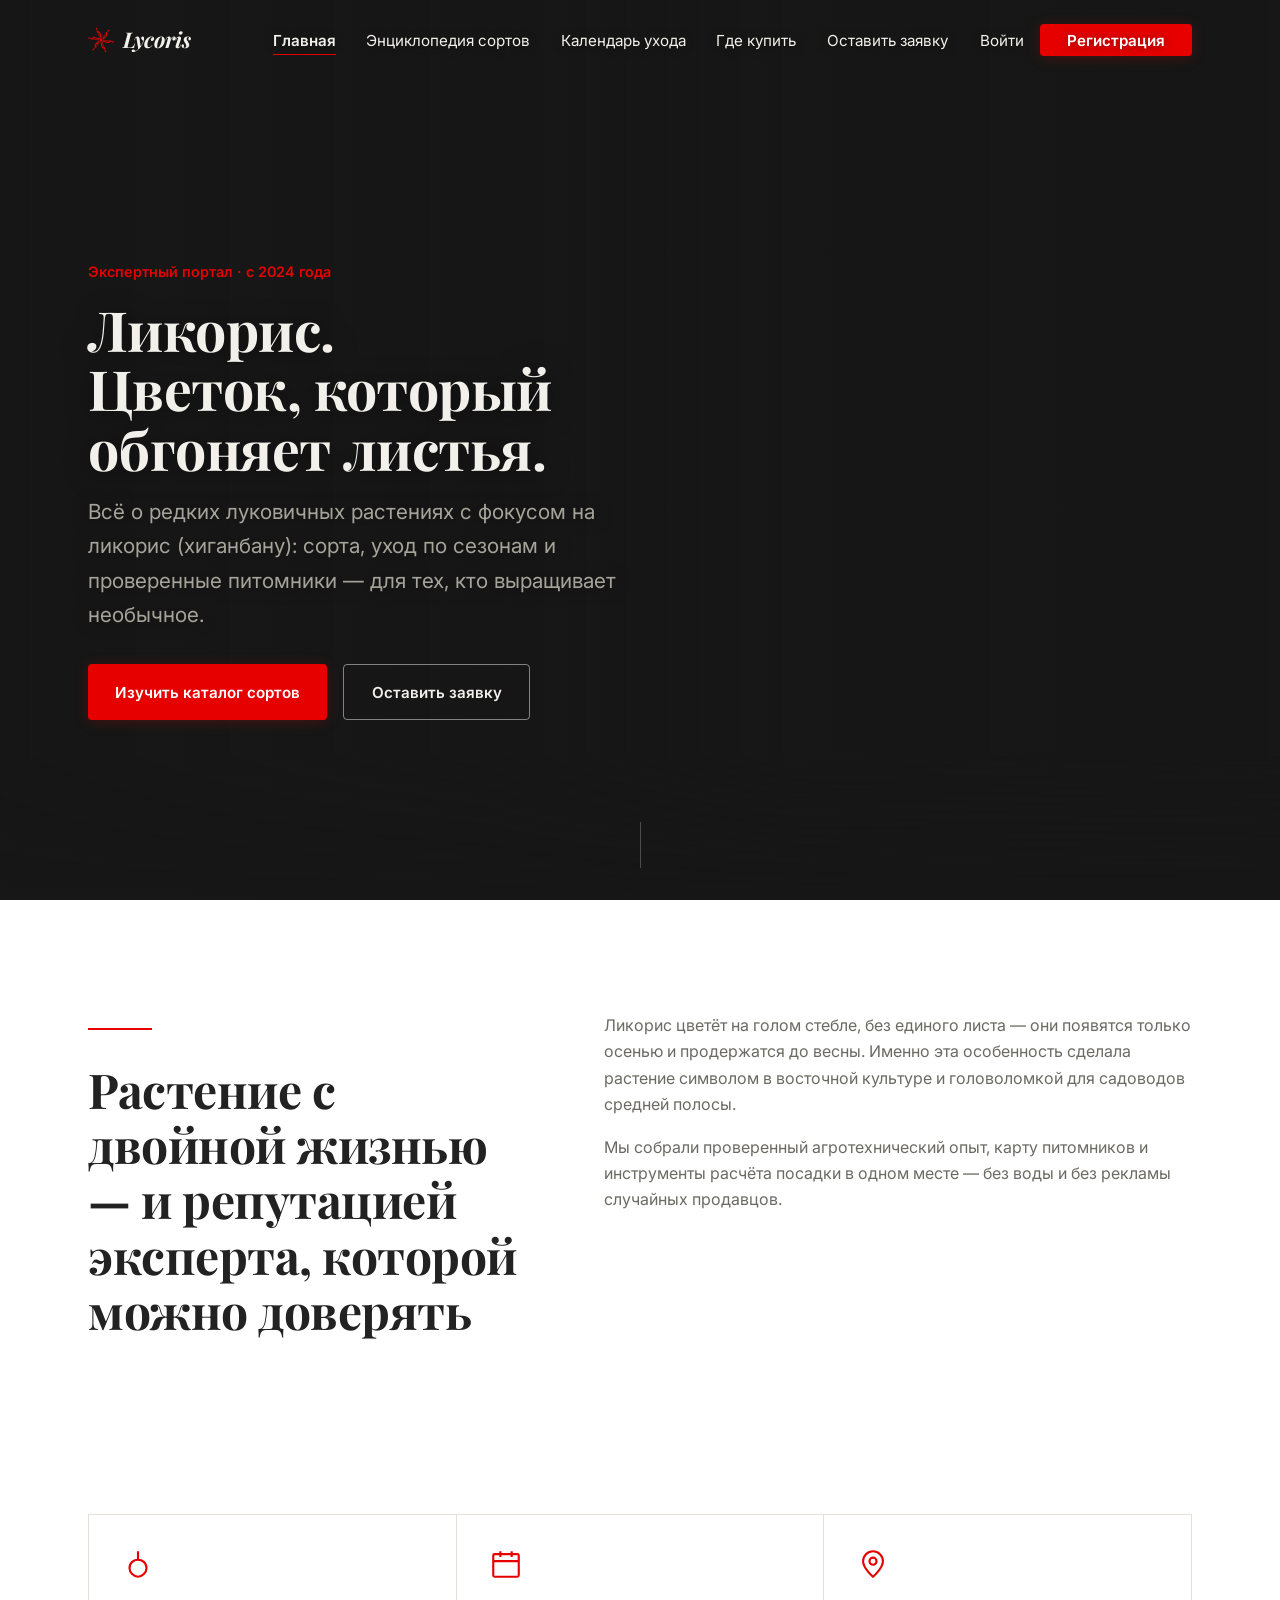
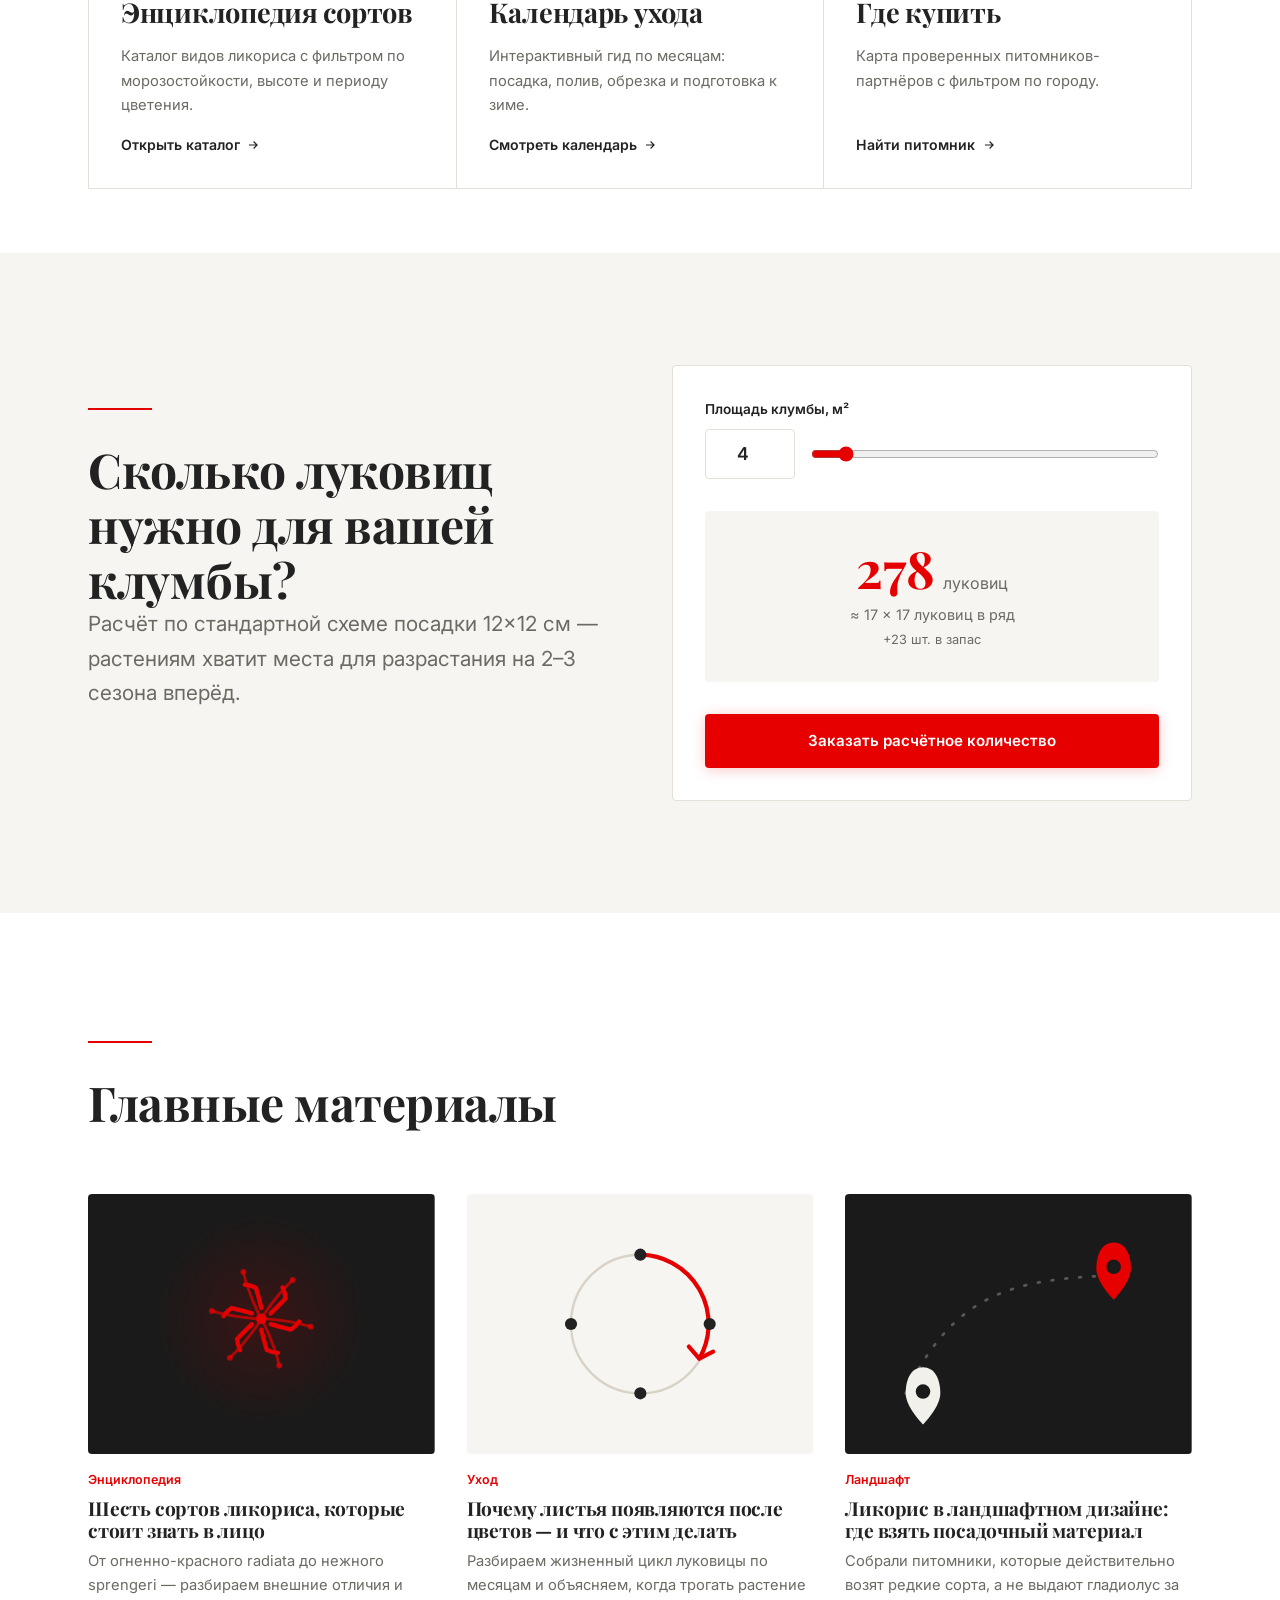
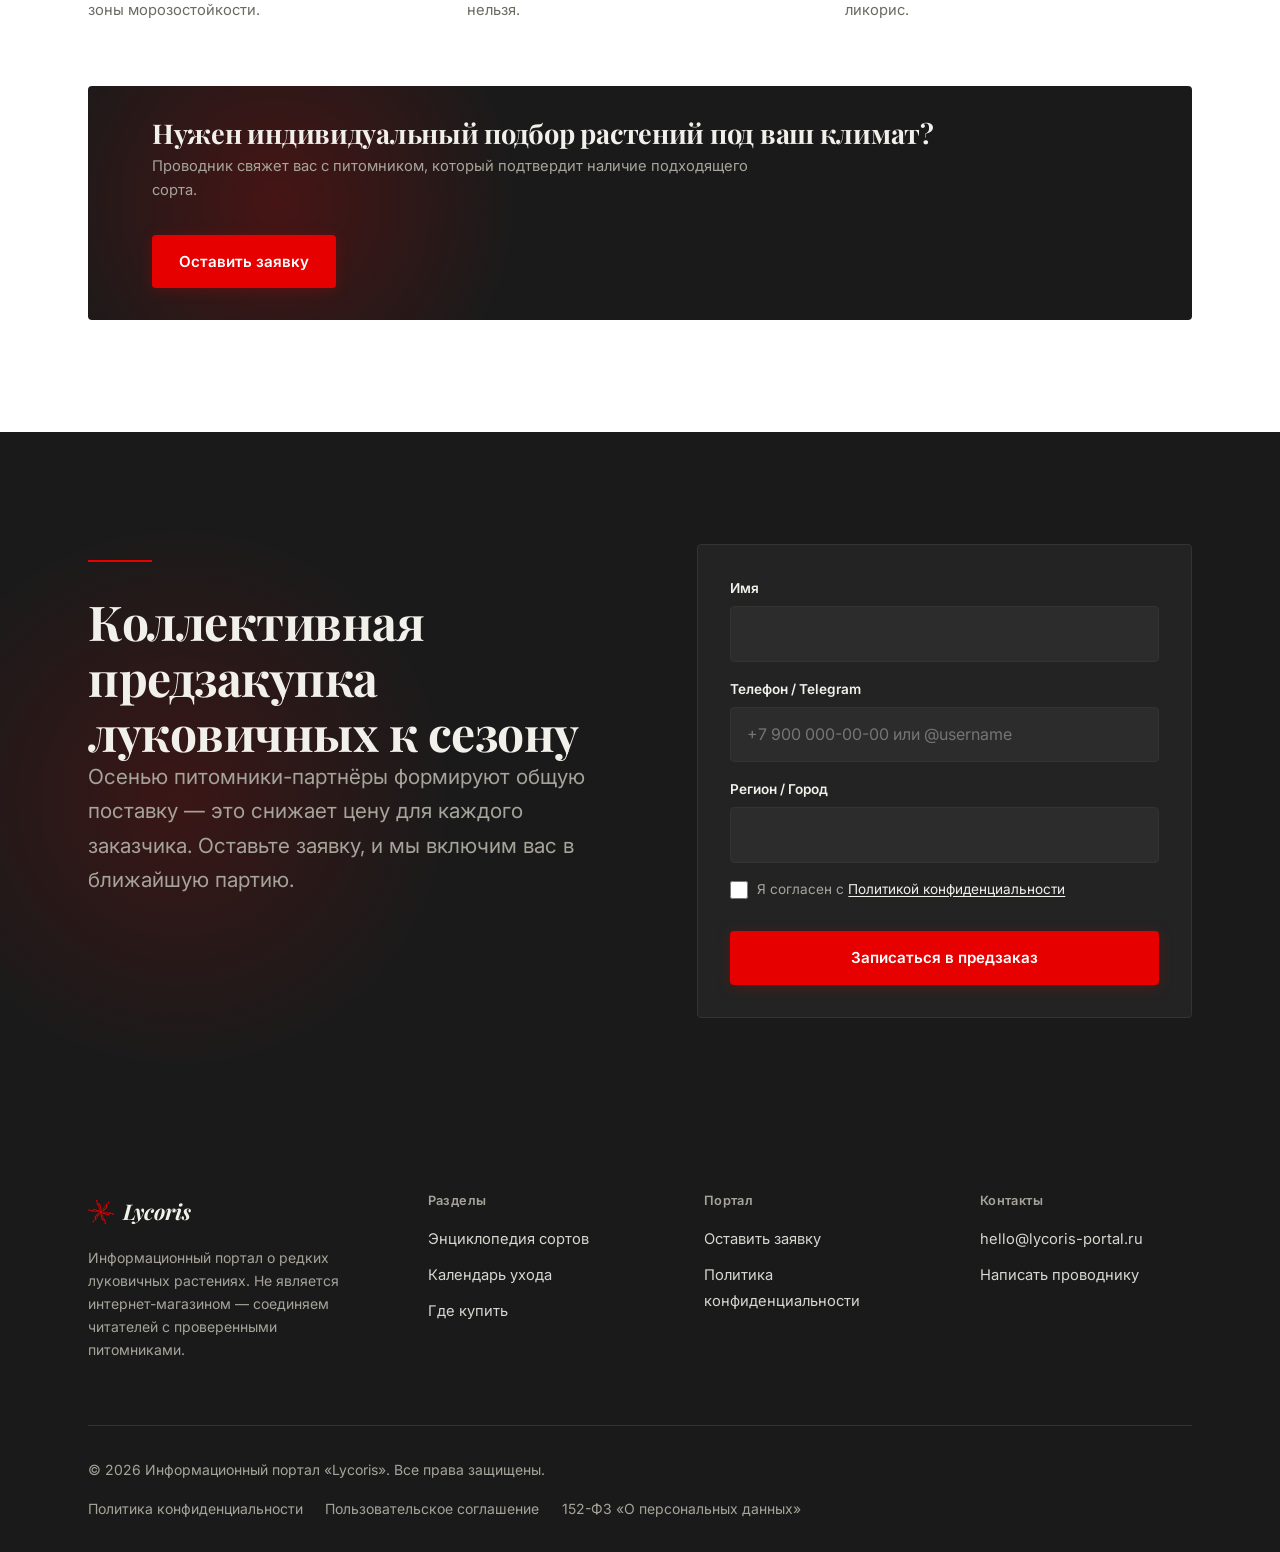
<file: index.html>
<!DOCTYPE html>
<html lang="ru">
<head>
  <meta charset="UTF-8" />
  <meta name="viewport" content="width=device-width, initial-scale=1.0" />
  <link rel="icon" type="image/svg+xml" href="assets/favicon.svg" />
  <title>Lycoris — портал о редких луковичных растениях</title>
  <meta name="description" content="Экспертный портал о ликорисе (паучьей лилии): энциклопедия сортов, календарь ухода, карта питомников-партнёров и подбор растений под ваш климат." />
  <!-- Open Graph / Twitter: как ссылка на страницу выглядит в соцсетях и мессенджерах.
       Перед публикацией замените https://lycoris-portal.ru на реальный домен сайта. -->
  <meta property="og:type" content="website" />
  <meta property="og:site_name" content="Lycoris" />
  <meta property="og:locale" content="ru_RU" />
  <meta property="og:title" content="Lycoris — портал о редких луковичных растениях" />
  <meta property="og:description" content="Экспертный портал о ликорисе (паучьей лилии): энциклопедия сортов, календарь ухода, карта питомников-партнёров и подбор растений под ваш климат." />
  <meta property="og:url" content="https://lycoris-portal.ru/" />
  <meta property="og:image" content="https://commons.wikimedia.org/wiki/Special:FilePath/Red%20spider%20lily%20(Lycoris%20radiata).webp?width=1200" />
  <meta name="twitter:card" content="summary_large_image" />
  <meta name="twitter:title" content="Lycoris — портал о редких луковичных растениях" />
  <meta name="twitter:description" content="Экспертный портал о ликорисе (паучьей лилии): энциклопедия сортов, календарь ухода, карта питомников-партнёров и подбор растений под ваш климат." />
  <meta name="twitter:image" content="https://commons.wikimedia.org/wiki/Special:FilePath/Red%20spider%20lily%20(Lycoris%20radiata).webp?width=1200" />

  <!-- Шрифты по ТЗ: Playfair Display для заголовков, Inter для текста -->
  <link rel="preconnect" href="https://fonts.googleapis.com">
  <link rel="preconnect" href="https://fonts.gstatic.com" crossorigin>
  <link href="https://fonts.googleapis.com/css2?family=Playfair+Display:ital,wght@0,600;0,700;1,600&family=Inter:wght@400;500;600;700&display=swap" rel="stylesheet">

  <link rel="stylesheet" href="css/variables.css" />
  <link rel="stylesheet" href="css/base.css" />
  <link rel="stylesheet" href="css/components.css" />
  <link rel="stylesheet" href="css/animations.css" />
  <link rel="stylesheet" href="css/auth.css" />
  <link rel="stylesheet" href="css/home.css" />
</head>
<body>
  <a class="skip-link" href="#main">Перейти к содержимому</a>

  <!-- ============================== ШАПКА ============================== -->
  <header class="site-header">
    <div class="container">
      <a href="index.html" class="logo">
        <svg class="logo-mark" viewBox="0 0 100 100" fill="none" stroke="currentColor" stroke-width="4" stroke-linecap="round" aria-hidden="true"><path d="M50.0,39.9 Q48.0,31.3 44.9,21.1 Q39.7,18.3 34.5,18.3"/><path d="M58.7,45.0 Q65.2,38.9 72.5,31.2 Q72.3,25.3 69.7,20.8"/><path d="M58.7,55.0 Q67.2,57.7 77.6,60.0 Q82.6,56.9 85.2,52.5"/><path d="M50.0,60.1 Q52.0,68.7 55.1,78.9 Q60.3,81.7 65.5,81.7"/><path d="M41.3,55.0 Q34.8,61.1 27.5,68.8 Q27.7,74.7 30.3,79.2"/><path d="M41.3,45.0 Q32.8,42.3 22.4,40.0 Q17.4,43.1 14.8,47.5"/><path d="M52.2,46.2 Q66.6,25.4 79.3,13.8" stroke-width="2.6"/><circle cx="79.3" cy="13.8" r="2.8" fill="currentColor" stroke="none"/><path d="M54.4,50.0 Q79.6,52.1 96.0,57.3" stroke-width="2.6"/><circle cx="96.0" cy="57.3" r="2.8" fill="currentColor" stroke="none"/><path d="M52.2,53.8 Q63.0,76.7 66.7,93.5" stroke-width="2.6"/><circle cx="66.7" cy="93.5" r="2.8" fill="currentColor" stroke="none"/><path d="M47.8,53.8 Q33.4,74.6 20.7,86.2" stroke-width="2.6"/><circle cx="20.7" cy="86.2" r="2.8" fill="currentColor" stroke="none"/><path d="M45.6,50.0 Q20.4,47.9 4.0,42.7" stroke-width="2.6"/><circle cx="4.0" cy="42.7" r="2.8" fill="currentColor" stroke="none"/><path d="M47.8,46.2 Q37.0,23.3 33.3,6.5" stroke-width="2.6"/><circle cx="33.3" cy="6.5" r="2.8" fill="currentColor" stroke="none"/><circle cx="50" cy="50" r="5" fill="currentColor" stroke="none"/></svg>
        Lycoris
      </a>

      <button class="nav-toggle" aria-label="Открыть меню" aria-expanded="false">
        <span></span>
      </button>

      <nav class="main-nav" aria-label="Основная навигация">
        <ul>
          <li><a href="index.html" aria-current="page">Главная</a></li>
          <li><a href="catalog.html">Энциклопедия сортов</a></li>
          <li><a href="calendar.html">Календарь ухода</a></li>
          <li><a href="map.html">Где купить</a></li>
          <li><a href="contact.html">Оставить заявку</a></li>
        </ul>
        <div class="nav-auth"></div>
      </nav>
    </div>
  </header>

  <main id="main">
    <!-- ============================== HERO ============================== -->
    <!-- ============================== HERO ==============================
         Фон — фотография ликориса с открытой лицензией (Wikimedia Commons,
         общественное достояние), цветок скомпонован в левой части кадра.
         Замена/настройка: см. .hero { background-image } в css/home.css —
         там же background-position, если захотите сместить кадрирование. -->
    <section class="hero">
      <div class="hero-bg" aria-hidden="true"></div>
      <div class="hero-fade-bottom" aria-hidden="true"></div>
      <div class="container hero-inner">
        <div class="hero-text">
          <p class="hero-eyebrow">Экспертный портал · с 2024 года</p>
          <h1>Ликорис.<br>Цветок, который<br>обгоняет листья.</h1>
          <p class="hero-lead">Всё о редких луковичных растениях с фокусом на ликорис (хиганбану): сорта, уход по сезонам и проверенные питомники — для тех, кто выращивает необычное.</p>
          <div class="hero-actions">
            <a href="catalog.html" class="btn btn-primary">Изучить каталог сортов</a>
            <a href="#lead-block" class="btn btn-outline-light">Оставить заявку</a>
          </div>
        </div>
      </div>
      <div class="hero-scroll-cue" aria-hidden="true"><span></span></div>
    </section>

    <!-- ============================== ПОЗИЦИОНИРОВАНИЕ ============================== -->
    <section class="section">
      <div class="container intro-grid">
        <div class="intro-lead">
          <hr class="divider" />
          <h2>Растение с двойной жизнью — и репутацией эксперта, которой можно доверять</h2>
        </div>
        <div class="intro-body">
          <p>Ликорис цветёт на голом стебле, без единого листа — они появятся только осенью и продержатся до весны. Именно эта особенность сделала растение символом в восточной культуре и головоломкой для садоводов средней полосы.</p>
          <p>Мы собрали проверенный агротехнический опыт, карту питомников и инструменты расчёта посадки в одном месте — без воды и без рекламы случайных продавцов.</p>
        </div>
      </div>
    </section>

    <!-- ============================== ТИЗЕРЫ РАЗДЕЛОВ ============================== -->
    <section class="section-tight">
      <div class="container">
        <div class="teaser-grid reveal">
          <a href="catalog.html" class="teaser-card">
            <svg class="teaser-icon" viewBox="0 0 24 24" fill="none" stroke="currentColor" stroke-width="1.5"><path d="M12 3v6m0 0c-3 0-6 2-6 6m6-6c3 0 6 2 6 6M6 15c0 3 3 6 6 6s6-3 6-6"/></svg>
            <h3>Энциклопедия сортов</h3>
            <p>Каталог видов ликориса с фильтром по морозостойкости, высоте и периоду цветения.</p>
            <span class="teaser-link">Открыть каталог <svg viewBox="0 0 24 24" fill="none" stroke="currentColor" stroke-width="2"><path d="M5 12h14M13 6l6 6-6 6"/></svg></span>
          </a>
          <a href="calendar.html" class="teaser-card">
            <svg class="teaser-icon" viewBox="0 0 24 24" fill="none" stroke="currentColor" stroke-width="1.5"><rect x="3" y="5" width="18" height="16" rx="1"/><path d="M3 10h18M8 3v4M16 3v4"/></svg>
            <h3>Календарь ухода</h3>
            <p>Интерактивный гид по месяцам: посадка, полив, обрезка и подготовка к зиме.</p>
            <span class="teaser-link">Смотреть календарь <svg viewBox="0 0 24 24" fill="none" stroke="currentColor" stroke-width="2"><path d="M5 12h14M13 6l6 6-6 6"/></svg></span>
          </a>
          <a href="map.html" class="teaser-card">
            <svg class="teaser-icon" viewBox="0 0 24 24" fill="none" stroke="currentColor" stroke-width="1.5"><path d="M12 21s-7-6.1-7-11a7 7 0 1 1 14 0c0 4.9-7 11-7 11Z"/><circle cx="12" cy="10" r="2.5"/></svg>
            <h3>Где купить</h3>
            <p>Карта проверенных питомников-партнёров с фильтром по городу.</p>
            <span class="teaser-link">Найти питомник <svg viewBox="0 0 24 24" fill="none" stroke="currentColor" stroke-width="2"><path d="M5 12h14M13 6l6 6-6 6"/></svg></span>
          </a>
        </div>
      </div>
    </section>

    <!-- ============================== КАЛЬКУЛЯТОР ЛУКОВИЦ ============================== -->
    <section class="section section-paper">
      <div class="container calc-grid">
        <div class="section-head">
          <hr class="divider" />
          <h2>Сколько луковиц нужно для вашей клумбы?</h2>
          <p class="lead">Расчёт по стандартной схеме посадки 12×12&nbsp;см — растениям хватит места для разрастания на 2–3 сезона вперёд.</p>
        </div>

        <form id="bulb-calculator" class="calc-card reveal" onsubmit="return false">
          <label for="calc-area">Площадь клумбы, м²</label>
          <div class="calc-input-row">
            <input type="number" id="calc-area" min="0" max="50" step="0.1" value="4" inputmode="decimal" />
            <input type="range" id="calc-area-slider" min="0" max="50" step="0.1" value="4" aria-label="Площадь клумбы, слайдер" />
          </div>

          <div class="calc-result">
            <div class="calc-result-main">
              <span id="calc-result-count" class="calc-number" data-value="0">0</span>
              <span class="calc-unit">луковиц</span>
            </div>
            <p id="calc-result-grid" class="calc-sub">—</p>
            <p id="calc-result-reserve" class="calc-reserve"></p>
          </div>
          <a href="contact.html" class="btn btn-primary btn-block">Заказать расчётное количество</a>
        </form>
      </div>
    </section>

    <!-- ============================== СТАТЬИ ============================== -->
    <section class="section">
      <div class="container">
        <div class="section-head">
          <hr class="divider" />
          <h2>Главные материалы</h2>
        </div>
        <div class="article-grid reveal">
          <article class="article-card">
            <a href="catalog.html" class="article-cover" aria-hidden="true" tabindex="-1">
              <div class="article-media">
                <svg viewBox="0 0 200 150" preserveAspectRatio="xMidYMid slice" aria-hidden="true">
                  <defs>
                    <radialGradient id="artGrad1" cx="100" cy="72" r="62" gradientUnits="userSpaceOnUse">
                      <stop offset="0%" stop-color="#3a1414"/>
                      <stop offset="100%" stop-color="#1A1A1A"/>
                    </radialGradient>
                  </defs>
                  <rect width="200" height="150" fill="url(#artGrad1)"/>
                  <g transform="translate(100 72) scale(0.62) translate(-50 -50)" fill="none" stroke="#E60000" stroke-width="4" stroke-linecap="round">
                    <path d="M50.0,39.9 Q48.0,31.3 44.9,21.1 Q39.7,18.3 34.5,18.3"/>
                    <path d="M58.7,45.0 Q65.2,38.9 72.5,31.2 Q72.3,25.3 69.7,20.8"/>
                    <path d="M58.7,55.0 Q67.2,57.7 77.6,60.0 Q82.6,56.9 85.2,52.5"/>
                    <path d="M50.0,60.1 Q52.0,68.7 55.1,78.9 Q60.3,81.7 65.5,81.7"/>
                    <path d="M41.3,55.0 Q34.8,61.1 27.5,68.8 Q27.7,74.7 30.3,79.2"/>
                    <path d="M41.3,45.0 Q32.8,42.3 22.4,40.0 Q17.4,43.1 14.8,47.5"/>
                    <path d="M52.2,46.2 Q66.6,25.4 79.3,13.8" stroke-width="2.6" opacity="0.7"/><circle cx="79.3" cy="13.8" r="2.8" fill="#E60000" stroke="none" opacity="0.7"/>
                    <path d="M54.4,50.0 Q79.6,52.1 96.0,57.3" stroke-width="2.6" opacity="0.7"/><circle cx="96.0" cy="57.3" r="2.8" fill="#E60000" stroke="none" opacity="0.7"/>
                    <path d="M52.2,53.8 Q63.0,76.7 66.7,93.5" stroke-width="2.6" opacity="0.7"/><circle cx="66.7" cy="93.5" r="2.8" fill="#E60000" stroke="none" opacity="0.7"/>
                    <path d="M47.8,53.8 Q33.4,74.6 20.7,86.2" stroke-width="2.6" opacity="0.7"/><circle cx="20.7" cy="86.2" r="2.8" fill="#E60000" stroke="none" opacity="0.7"/>
                    <path d="M45.6,50.0 Q20.4,47.9 4.0,42.7" stroke-width="2.6" opacity="0.7"/><circle cx="4.0" cy="42.7" r="2.8" fill="#E60000" stroke="none" opacity="0.7"/>
                    <path d="M47.8,46.2 Q37.0,23.3 33.3,6.5" stroke-width="2.6" opacity="0.7"/><circle cx="33.3" cy="6.5" r="2.8" fill="#E60000" stroke="none" opacity="0.7"/>
                    <circle cx="50" cy="50" r="5" fill="#E60000" stroke="none"/>
                  </g>
                </svg>
              </div>
            </a>
            <p class="article-tag">Энциклопедия</p>
            <h3><a href="catalog.html">Шесть сортов ликориса, которые стоит знать в лицо</a></h3>
            <p>От огненно-красного radiata до нежного sprengeri — разбираем внешние отличия и зоны морозостойкости.</p>
          </article>
          <article class="article-card">
            <a href="calendar.html" class="article-cover" aria-hidden="true" tabindex="-1">
              <div class="article-media">
                <svg viewBox="0 0 200 150" preserveAspectRatio="xMidYMid slice">
                  <rect width="200" height="150" fill="#F7F5F1"/>
                  <circle cx="100" cy="75" r="40" fill="none" stroke="#D8D3C6" stroke-width="1.4"/>
                  <path d="M100 35a40 40 0 0 1 34 60" fill="none" stroke="#E60000" stroke-width="2.4" stroke-linecap="round"/>
                  <path d="M128 88l6 7 8-4" fill="none" stroke="#E60000" stroke-width="2.4" stroke-linecap="round" stroke-linejoin="round"/>
                  <circle cx="100" cy="35" r="3.5" fill="#222222"/>
                  <circle cx="140" cy="75" r="3.5" fill="#222222"/>
                  <circle cx="100" cy="115" r="3.5" fill="#222222"/>
                  <circle cx="60" cy="75" r="3.5" fill="#222222"/>
                </svg>
              </div>
            </a>
            <p class="article-tag">Уход</p>
            <h3><a href="calendar.html">Почему листья появляются после цветов — и что с этим делать</a></h3>
            <p>Разбираем жизненный цикл луковицы по месяцам и объясняем, когда трогать растение нельзя.</p>
          </article>
          <article class="article-card">
            <a href="map.html" class="article-cover" aria-hidden="true" tabindex="-1">
              <div class="article-media">
                <svg viewBox="0 0 200 150" preserveAspectRatio="xMidYMid slice">
                  <rect width="200" height="150" fill="#1A1A1A"/>
                  <path d="M35 115c28-58 62-66 120-68" stroke="#5a5652" stroke-width="1.6" fill="none" stroke-dasharray="1 7" stroke-linecap="round"/>
                  <g transform="translate(35,100)">
                    <path d="M0 15C0 6.5 3.5 0 10 0s10 6.5 10 15c0 8-10 18-10 18S0 23 0 15Z" fill="#F2F0EA"/>
                    <circle cx="10" cy="14" r="4.2" fill="#1A1A1A"/>
                  </g>
                  <g transform="translate(145,28)">
                    <path d="M0 15C0 6.5 3.5 0 10 0s10 6.5 10 15c0 8-10 18-10 18S0 23 0 15Z" fill="#E60000"/>
                    <circle cx="10" cy="14" r="4.2" fill="#1A1A1A"/>
                  </g>
                </svg>
              </div>
            </a>
            <p class="article-tag">Ландшафт</p>
            <h3><a href="map.html">Ликорис в ландшафтном дизайне: где взять посадочный материал</a></h3>
            <p>Собрали питомники, которые действительно возят редкие сорта, а не выдают гладиолус за ликорис.</p>
          </article>
        </div>

        <div class="promo-banner reveal">
          <div>
            <h3>Нужен индивидуальный подбор растений под ваш климат?</h3>
            <p>Проводник свяжет вас с питомником, который подтвердит наличие подходящего сорта.</p>
          </div>
          <button type="button" class="btn btn-primary" data-open-modal>Оставить заявку</button>
        </div>
      </div>
    </section>

    <!-- ============================== БЛОК ПРЕДЗАКАЗА (ЛИДОГЕНЕРАЦИЯ) ============================== -->
    <section id="lead-block" class="section section-dark">
      <div class="container lead-block-grid">
        <div>
          <hr class="divider" />
          <h2>Коллективная предзакупка луковичных к сезону</h2>
          <p class="lead" style="color:var(--color-text-muted-dark)">Осенью питомники-партнёры формируют общую поставку — это снижает цену для каждого заказчика. Оставьте заявку, и мы включим вас в ближайшую партию.</p>
        </div>
        <form class="lead-form contact-form-compact reveal" novalidate>
          <div class="field">
            <label for="lb-name">Имя</label>
            <input type="text" id="lb-name" name="name" required />
            <span class="field-error">Пожалуйста, укажите имя</span>
          </div>
          <div class="field">
            <label for="lb-contact">Телефон / Telegram</label>
            <input type="text" id="lb-contact" name="contact" placeholder="+7 900 000-00-00 или @username" required />
            <span class="field-error">Проверьте формат контакта</span>
          </div>
          <div class="field">
            <label for="lb-region">Регион / Город</label>
            <input type="text" id="lb-region" name="region" required />
            <span class="field-error">Укажите город</span>
          </div>
          <div class="checkbox-field">
            <input type="checkbox" id="lb-consent" name="consent" required />
            <label for="lb-consent">Я согласен с <a href="privacy.html">Политикой конфиденциальности</a></label>
          </div>
          <button type="submit" class="btn btn-primary btn-block">Записаться в предзаказ</button>
        </form>
      </div>
    </section>
  </main>

  <!-- ============================== ФУТЕР ============================== -->
  <footer class="site-footer">
    <div class="container">
      <div class="footer-grid">
        <div class="footer-brand">
          <a href="index.html" class="logo">
            <svg class="logo-mark" viewBox="0 0 100 100" fill="none" stroke="currentColor" stroke-width="4" stroke-linecap="round" aria-hidden="true"><path d="M50.0,39.9 Q48.0,31.3 44.9,21.1 Q39.7,18.3 34.5,18.3"/><path d="M58.7,45.0 Q65.2,38.9 72.5,31.2 Q72.3,25.3 69.7,20.8"/><path d="M58.7,55.0 Q67.2,57.7 77.6,60.0 Q82.6,56.9 85.2,52.5"/><path d="M50.0,60.1 Q52.0,68.7 55.1,78.9 Q60.3,81.7 65.5,81.7"/><path d="M41.3,55.0 Q34.8,61.1 27.5,68.8 Q27.7,74.7 30.3,79.2"/><path d="M41.3,45.0 Q32.8,42.3 22.4,40.0 Q17.4,43.1 14.8,47.5"/><path d="M52.2,46.2 Q66.6,25.4 79.3,13.8" stroke-width="2.6"/><circle cx="79.3" cy="13.8" r="2.8" fill="currentColor" stroke="none"/><path d="M54.4,50.0 Q79.6,52.1 96.0,57.3" stroke-width="2.6"/><circle cx="96.0" cy="57.3" r="2.8" fill="currentColor" stroke="none"/><path d="M52.2,53.8 Q63.0,76.7 66.7,93.5" stroke-width="2.6"/><circle cx="66.7" cy="93.5" r="2.8" fill="currentColor" stroke="none"/><path d="M47.8,53.8 Q33.4,74.6 20.7,86.2" stroke-width="2.6"/><circle cx="20.7" cy="86.2" r="2.8" fill="currentColor" stroke="none"/><path d="M45.6,50.0 Q20.4,47.9 4.0,42.7" stroke-width="2.6"/><circle cx="4.0" cy="42.7" r="2.8" fill="currentColor" stroke="none"/><path d="M47.8,46.2 Q37.0,23.3 33.3,6.5" stroke-width="2.6"/><circle cx="33.3" cy="6.5" r="2.8" fill="currentColor" stroke="none"/><circle cx="50" cy="50" r="5" fill="currentColor" stroke="none"/></svg>
            Lycoris
          </a>
          <p>Информационный портал о редких луковичных растениях. Не является интернет-магазином — соединяем читателей с проверенными питомниками.</p>
        </div>
        <div class="footer-col">
          <h2>Разделы</h2>
          <ul>
            <li><a href="catalog.html">Энциклопедия сортов</a></li>
            <li><a href="calendar.html">Календарь ухода</a></li>
            <li><a href="map.html">Где купить</a></li>
          </ul>
        </div>
        <div class="footer-col">
          <h2>Портал</h2>
          <ul>
            <li><a href="contact.html">Оставить заявку</a></li>
            <li><a href="privacy.html">Политика конфиденциальности</a></li>
          </ul>
        </div>
        <div class="footer-col">
          <h2>Контакты</h2>
          <ul>
            <li><a href="mailto:hello@lycoris-portal.ru">hello@lycoris-portal.ru</a></li>
            <li><a href="contact.html">Написать проводнику</a></li>
          </ul>
        </div>
      </div>
      <div class="footer-bottom">
        <p>© <span id="current-year"></span> Информационный портал «Lycoris». Все права защищены.</p>
        <div class="footer-legal">
          <a href="privacy.html">Политика конфиденциальности</a>
          <a href="privacy.html#terms">Пользовательское соглашение</a>
          <a href="privacy.html#152fz">152-ФЗ «О персональных данных»</a>
        </div>
      </div>
    </div>
  </footer>

  <!-- ============================== МОДАЛЬНОЕ ОКНО: ЗАЯВКА ============================== -->
  <div id="lead-modal" class="modal-overlay" aria-hidden="true">
    <div class="modal-box">
      <button type="button" class="modal-close" data-close-modal aria-label="Закрыть окно">
        <svg viewBox="0 0 24 24" fill="none" stroke="currentColor" stroke-width="2"><path d="M6 6l12 12M18 6L6 18"/></svg>
      </button>
      <h3>Оставить заявку</h3>
      <p class="modal-sub">Проводник свяжется с вами и подтвердит наличие у партнёров.</p>
      <form class="lead-form" novalidate>
        <div class="field" style="display:none">
          <label for="modal-context">Интересует</label>
          <input type="text" id="modal-context" name="context" readonly />
        </div>
        <div class="field">
          <label for="md-name">Имя</label>
          <input type="text" id="md-name" name="name" required />
          <span class="field-error">Пожалуйста, укажите имя</span>
        </div>
        <div class="field">
          <label for="md-contact">Телефон / Telegram</label>
          <input type="text" id="md-contact" name="contact" placeholder="+7 900 000-00-00 или @username" required />
          <span class="field-error">Проверьте формат контакта</span>
        </div>
        <div class="field">
          <label for="md-region">Регион / Город</label>
          <input type="text" id="md-region" name="region" required />
          <span class="field-error">Укажите город</span>
        </div>
        <div class="field">
          <label for="md-comment">Комментарий к заказу <span class="optional">(необязательно)</span></label>
          <textarea id="md-comment" name="comment"></textarea>
        </div>
        <div class="checkbox-field">
          <input type="checkbox" id="md-consent" name="consent" required />
          <label for="md-consent">Я согласен с <a href="privacy.html">Политикой конфиденциальности</a></label>
        </div>
        <button type="submit" class="btn btn-primary btn-block">Отправить заявку</button>
      </form>
    </div>
  </div>

  <!-- Шаблон окна успеха, переиспользуется формой (см. js/form.js) -->
  <template id="success-template">
    <div class="success-box">
      <div class="success-icon">
        <svg viewBox="0 0 24 24" fill="none" stroke="currentColor" stroke-width="2.5"><path d="M5 13l4 4L19 7"/></svg>
      </div>
      <h3>Ваша заявка принята</h3>
      <p>Проводник свяжется с вами в течение 2 часов.</p>
    </div>
  </template>

  <script src="js/db.js"></script>
  <script src="js/auth.js"></script>
  <script src="js/data.js"></script>
  <script src="js/main.js"></script>
  <script src="js/calculator.js"></script>
  <script src="js/form.js"></script>
</body>
</html>
</file>
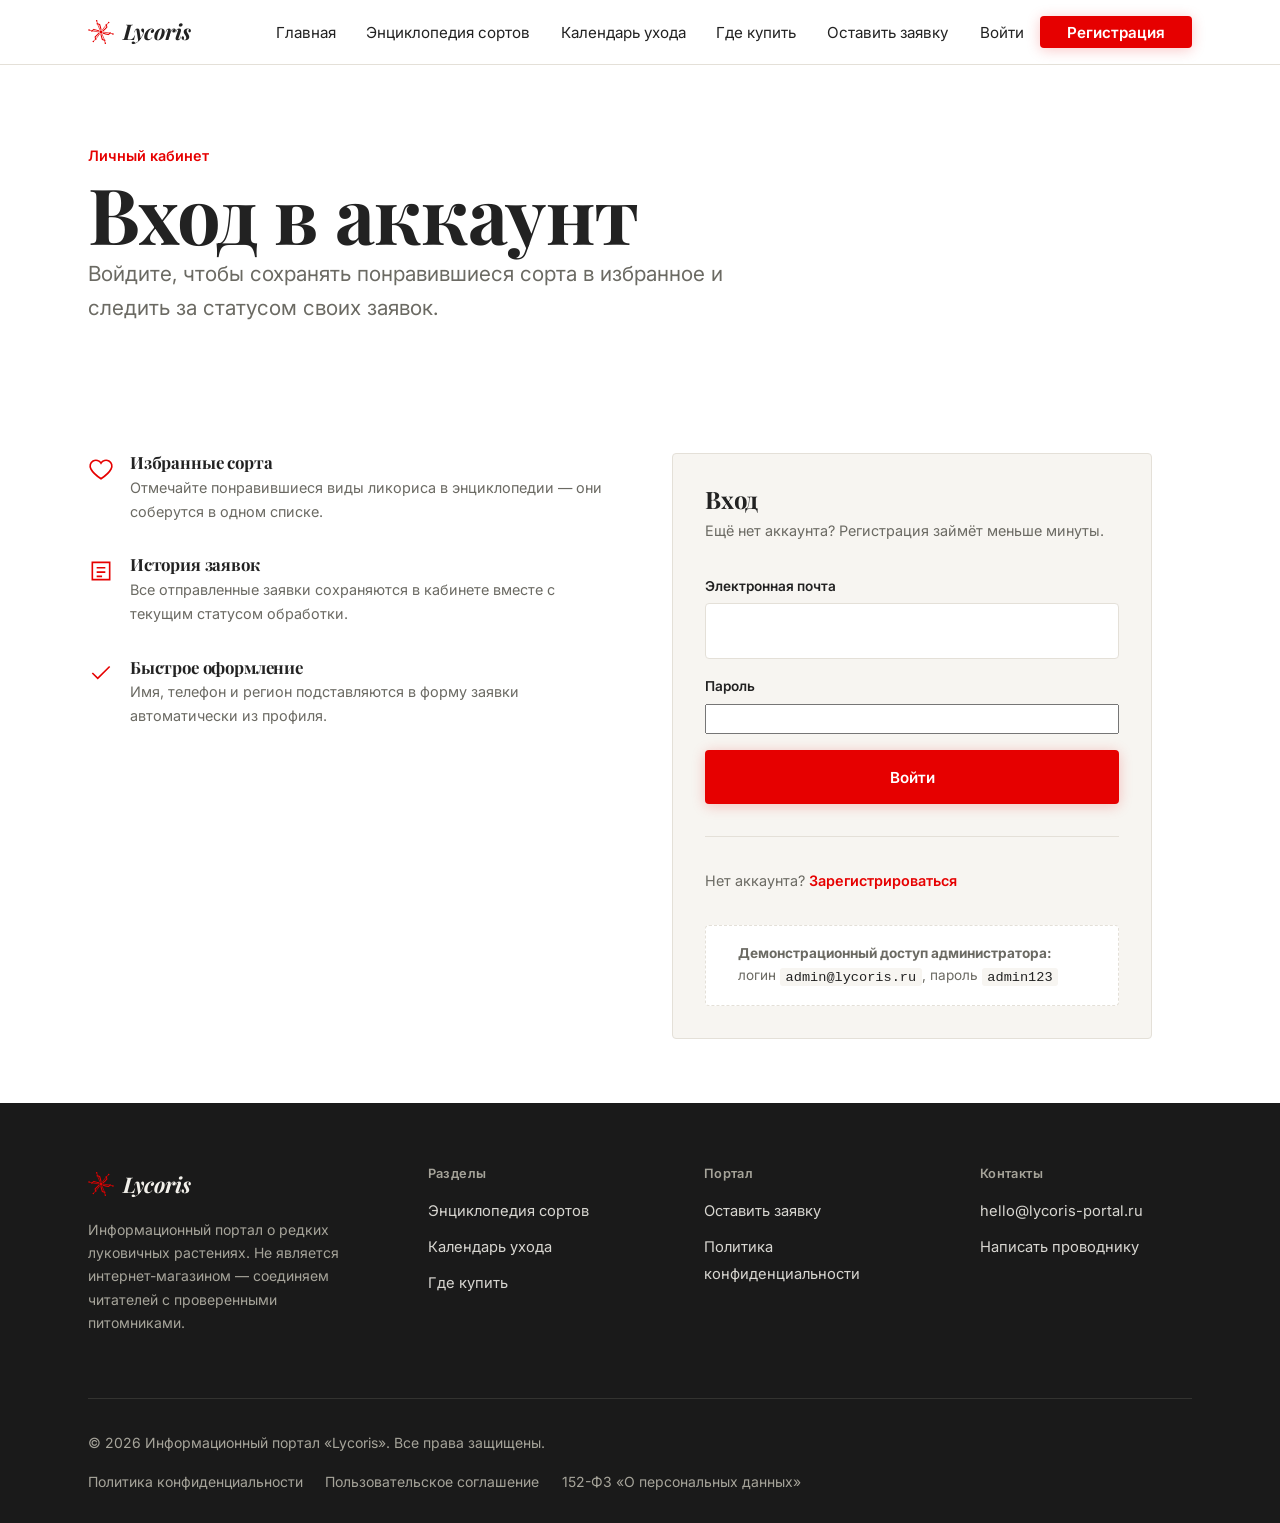
<file: account.html>
<!DOCTYPE html>
<html lang="ru">
<head>
  <meta charset="UTF-8" />
  <meta name="viewport" content="width=device-width, initial-scale=1.0" />
  <link rel="icon" type="image/svg+xml" href="assets/favicon.svg" />
  <title>Личный кабинет — Lycoris</title>
  <meta name="description" content="Личный кабинет садовода: избранные сорта, история заявок, настройки профиля." />
  <meta name="robots" content="noindex" />

  <link rel="preconnect" href="https://fonts.googleapis.com">
  <link rel="preconnect" href="https://fonts.gstatic.com" crossorigin>
  <link href="https://fonts.googleapis.com/css2?family=Playfair+Display:ital,wght@0,600;0,700;1,600&family=Inter:wght@400;500;600;700&display=swap" rel="stylesheet">

  <link rel="stylesheet" href="css/variables.css" />
  <link rel="stylesheet" href="css/base.css" />
  <link rel="stylesheet" href="css/components.css" />
  <link rel="stylesheet" href="css/animations.css" />
  <link rel="stylesheet" href="css/auth.css" />
</head>
<body>
  <a class="skip-link" href="#main">Перейти к содержимому</a>

  <header class="site-header is-solid">
    <div class="container">
      <a href="index.html" class="logo">
        <svg class="logo-mark" viewBox="0 0 100 100" fill="none" stroke="currentColor" stroke-width="4" stroke-linecap="round" aria-hidden="true"><path d="M50.0,39.9 Q48.0,31.3 44.9,21.1 Q39.7,18.3 34.5,18.3"/><path d="M58.7,45.0 Q65.2,38.9 72.5,31.2 Q72.3,25.3 69.7,20.8"/><path d="M58.7,55.0 Q67.2,57.7 77.6,60.0 Q82.6,56.9 85.2,52.5"/><path d="M50.0,60.1 Q52.0,68.7 55.1,78.9 Q60.3,81.7 65.5,81.7"/><path d="M41.3,55.0 Q34.8,61.1 27.5,68.8 Q27.7,74.7 30.3,79.2"/><path d="M41.3,45.0 Q32.8,42.3 22.4,40.0 Q17.4,43.1 14.8,47.5"/><path d="M52.2,46.2 Q66.6,25.4 79.3,13.8" stroke-width="2.6"/><circle cx="79.3" cy="13.8" r="2.8" fill="currentColor" stroke="none"/><path d="M54.4,50.0 Q79.6,52.1 96.0,57.3" stroke-width="2.6"/><circle cx="96.0" cy="57.3" r="2.8" fill="currentColor" stroke="none"/><path d="M52.2,53.8 Q63.0,76.7 66.7,93.5" stroke-width="2.6"/><circle cx="66.7" cy="93.5" r="2.8" fill="currentColor" stroke="none"/><path d="M47.8,53.8 Q33.4,74.6 20.7,86.2" stroke-width="2.6"/><circle cx="20.7" cy="86.2" r="2.8" fill="currentColor" stroke="none"/><path d="M45.6,50.0 Q20.4,47.9 4.0,42.7" stroke-width="2.6"/><circle cx="4.0" cy="42.7" r="2.8" fill="currentColor" stroke="none"/><path d="M47.8,46.2 Q37.0,23.3 33.3,6.5" stroke-width="2.6"/><circle cx="33.3" cy="6.5" r="2.8" fill="currentColor" stroke="none"/><circle cx="50" cy="50" r="5" fill="currentColor" stroke="none"/></svg>
        Lycoris
      </a>
      <button class="nav-toggle" aria-label="Открыть меню" aria-expanded="false"><span></span></button>
      <nav class="main-nav" aria-label="Основная навигация">
        <ul>
          <li><a href="index.html">Главная</a></li>
          <li><a href="catalog.html">Энциклопедия сортов</a></li>
          <li><a href="calendar.html">Календарь ухода</a></li>
          <li><a href="map.html">Где купить</a></li>
          <li><a href="contact.html">Оставить заявку</a></li>
        </ul>
        <div class="nav-auth"></div>
      </nav>
    </div>
  </header>

  <main id="main">
    <section class="page-hero section-tight">
      <div class="container">
        <div class="account-header">
          <div class="account-avatar" id="acc-avatar">—</div>
          <div class="account-ident">
            <h1 id="acc-name">Личный кабинет</h1>
            <p id="acc-email"></p>
          </div>
        </div>

        <nav class="account-tabs" aria-label="Разделы кабинета">
          <button type="button" class="account-tab is-active" data-tab="overview">Обзор</button>
          <button type="button" class="account-tab" data-tab="favorites">Избранные сорта</button>
          <button type="button" class="account-tab" data-tab="leads">Мои заявки</button>
          <button type="button" class="account-tab" data-tab="settings">Настройки профиля</button>
        </nav>

        <!-- ОБЗОР -->
        <div class="account-panel is-active" data-panel="overview">
          <div class="stat-grid">
            <div class="stat-tile stat-tile--accent">
              <div class="stat-value" id="stat-fav">0</div>
              <div class="stat-label">Сортов в избранном</div>
            </div>
            <div class="stat-tile">
              <div class="stat-value" id="stat-leads">0</div>
              <div class="stat-label">Всего заявок</div>
            </div>
            <div class="stat-tile">
              <div class="stat-value" id="stat-leads-work">0</div>
              <div class="stat-label">Заявок в работе</div>
            </div>
            <div class="stat-tile">
              <div class="stat-value" id="stat-since">—</div>
              <div class="stat-label">Дата регистрации</div>
            </div>
          </div>

          <div class="promo-banner">
            <div>
              <h3>Нужен подбор сорта под ваш климат?</h3>
              <p>Проводник свяжется с вами и подтвердит наличие у питомника-партнёра.</p>
            </div>
            <a href="contact.html" class="btn btn-primary">Оставить заявку</a>
          </div>
        </div>

        <!-- ИЗБРАННОЕ -->
        <div class="account-panel" data-panel="favorites">
          <div id="fav-list"></div>
        </div>

        <!-- ЗАЯВКИ -->
        <div class="account-panel" data-panel="leads">
          <div id="leads-list"></div>
        </div>

        <!-- НАСТРОЙКИ -->
        <div class="account-panel" data-panel="settings">
          <div class="settings-grid">
            <div class="settings-block">
              <h3>Данные профиля</h3>
              <p>Эти данные подставляются в форму заявки автоматически.</p>
              <div class="form-success" id="profile-success">Изменения сохранены</div>
              <form id="profile-form" novalidate>
                <div class="field">
                  <label for="pf-name">Имя</label>
                  <input type="text" id="pf-name" name="full_name" required />
                  <span class="field-error">Укажите имя</span>
                </div>
                <div class="field">
                  <label for="pf-phone">Телефон</label>
                  <input type="tel" id="pf-phone" name="phone" placeholder="+7 900 000-00-00" />
                  <span class="field-error">Проверьте формат телефона</span>
                </div>
                <div class="field">
                  <label for="pf-region">Регион / Город</label>
                  <input type="text" id="pf-region" name="region" placeholder="Например, Москва" />
                </div>
                <div class="field">
                  <label for="pf-email">Электронная почта</label>
                  <input type="text" id="pf-email" disabled />
                  <p class="form-note">Почта служит логином и не меняется.</p>
                </div>
                <button type="submit" class="btn btn-primary">Сохранить изменения</button>
              </form>
            </div>

            <div class="settings-block">
              <h3>Смена пароля</h3>
              <p>Пароль хранится в виде необратимого хеша SHA-256.</p>
              <div class="form-success" id="password-success">Пароль изменён</div>
              <div class="auth-alert" id="password-alert" role="alert"></div>
              <form id="password-form" novalidate>
                <div class="field">
                  <label for="pw-current">Текущий пароль</label>
                  <input type="password" id="pw-current" name="current" autocomplete="current-password" required />
                  <span class="field-error">Введите текущий пароль</span>
                </div>
                <div class="field">
                  <label for="pw-new">Новый пароль</label>
                  <input type="password" id="pw-new" name="next" autocomplete="new-password" required />
                  <span class="field-error">Не менее 6 символов</span>
                </div>
                <div class="field">
                  <label for="pw-new2">Повторите новый пароль</label>
                  <input type="password" id="pw-new2" name="repeat" autocomplete="new-password" required />
                  <span class="field-error">Пароли не совпадают</span>
                </div>
                <button type="submit" class="btn btn-outline">Изменить пароль</button>
              </form>
            </div>
          </div>
        </div>
      </div>
    </section>
  </main>

  <footer class="site-footer">
    <div class="container">
      <div class="footer-grid">
        <div class="footer-brand">
          <a href="index.html" class="logo">
            <svg class="logo-mark" viewBox="0 0 100 100" fill="none" stroke="currentColor" stroke-width="4" stroke-linecap="round" aria-hidden="true"><path d="M50.0,39.9 Q48.0,31.3 44.9,21.1 Q39.7,18.3 34.5,18.3"/><path d="M58.7,45.0 Q65.2,38.9 72.5,31.2 Q72.3,25.3 69.7,20.8"/><path d="M58.7,55.0 Q67.2,57.7 77.6,60.0 Q82.6,56.9 85.2,52.5"/><path d="M50.0,60.1 Q52.0,68.7 55.1,78.9 Q60.3,81.7 65.5,81.7"/><path d="M41.3,55.0 Q34.8,61.1 27.5,68.8 Q27.7,74.7 30.3,79.2"/><path d="M41.3,45.0 Q32.8,42.3 22.4,40.0 Q17.4,43.1 14.8,47.5"/><path d="M52.2,46.2 Q66.6,25.4 79.3,13.8" stroke-width="2.6"/><circle cx="79.3" cy="13.8" r="2.8" fill="currentColor" stroke="none"/><path d="M54.4,50.0 Q79.6,52.1 96.0,57.3" stroke-width="2.6"/><circle cx="96.0" cy="57.3" r="2.8" fill="currentColor" stroke="none"/><path d="M52.2,53.8 Q63.0,76.7 66.7,93.5" stroke-width="2.6"/><circle cx="66.7" cy="93.5" r="2.8" fill="currentColor" stroke="none"/><path d="M47.8,53.8 Q33.4,74.6 20.7,86.2" stroke-width="2.6"/><circle cx="20.7" cy="86.2" r="2.8" fill="currentColor" stroke="none"/><path d="M45.6,50.0 Q20.4,47.9 4.0,42.7" stroke-width="2.6"/><circle cx="4.0" cy="42.7" r="2.8" fill="currentColor" stroke="none"/><path d="M47.8,46.2 Q37.0,23.3 33.3,6.5" stroke-width="2.6"/><circle cx="33.3" cy="6.5" r="2.8" fill="currentColor" stroke="none"/><circle cx="50" cy="50" r="5" fill="currentColor" stroke="none"/></svg>
            Lycoris
          </a>
          <p>Информационный портал о редких луковичных растениях. Не является интернет-магазином — соединяем читателей с проверенными питомниками.</p>
        </div>
        <div class="footer-col">
          <h2>Разделы</h2>
          <ul>
            <li><a href="catalog.html">Энциклопедия сортов</a></li>
            <li><a href="calendar.html">Календарь ухода</a></li>
            <li><a href="map.html">Где купить</a></li>
          </ul>
        </div>
        <div class="footer-col">
          <h2>Портал</h2>
          <ul>
            <li><a href="contact.html">Оставить заявку</a></li>
            <li><a href="privacy.html">Политика конфиденциальности</a></li>
          </ul>
        </div>
        <div class="footer-col">
          <h2>Контакты</h2>
          <ul>
            <li><a href="mailto:hello@lycoris-portal.ru">hello@lycoris-portal.ru</a></li>
            <li><a href="contact.html">Написать проводнику</a></li>
          </ul>
        </div>
      </div>
      <div class="footer-bottom">
        <p>© <span id="current-year"></span> Информационный портал «Lycoris». Все права защищены.</p>
        <div class="footer-legal">
          <a href="privacy.html">Политика конфиденциальности</a>
          <a href="privacy.html#terms">Пользовательское соглашение</a>
          <a href="privacy.html#152fz">152-ФЗ «О персональных данных»</a>
        </div>
      </div>
    </div>
  </footer>

  <script src="js/db.js"></script>
  <script src="js/auth.js"></script>
  <script src="js/data.js"></script>
  <script src="js/catalog.js"></script>
  <script src="js/main.js"></script>
  <script src="js/account.js"></script>
</body>
</html>
</file>
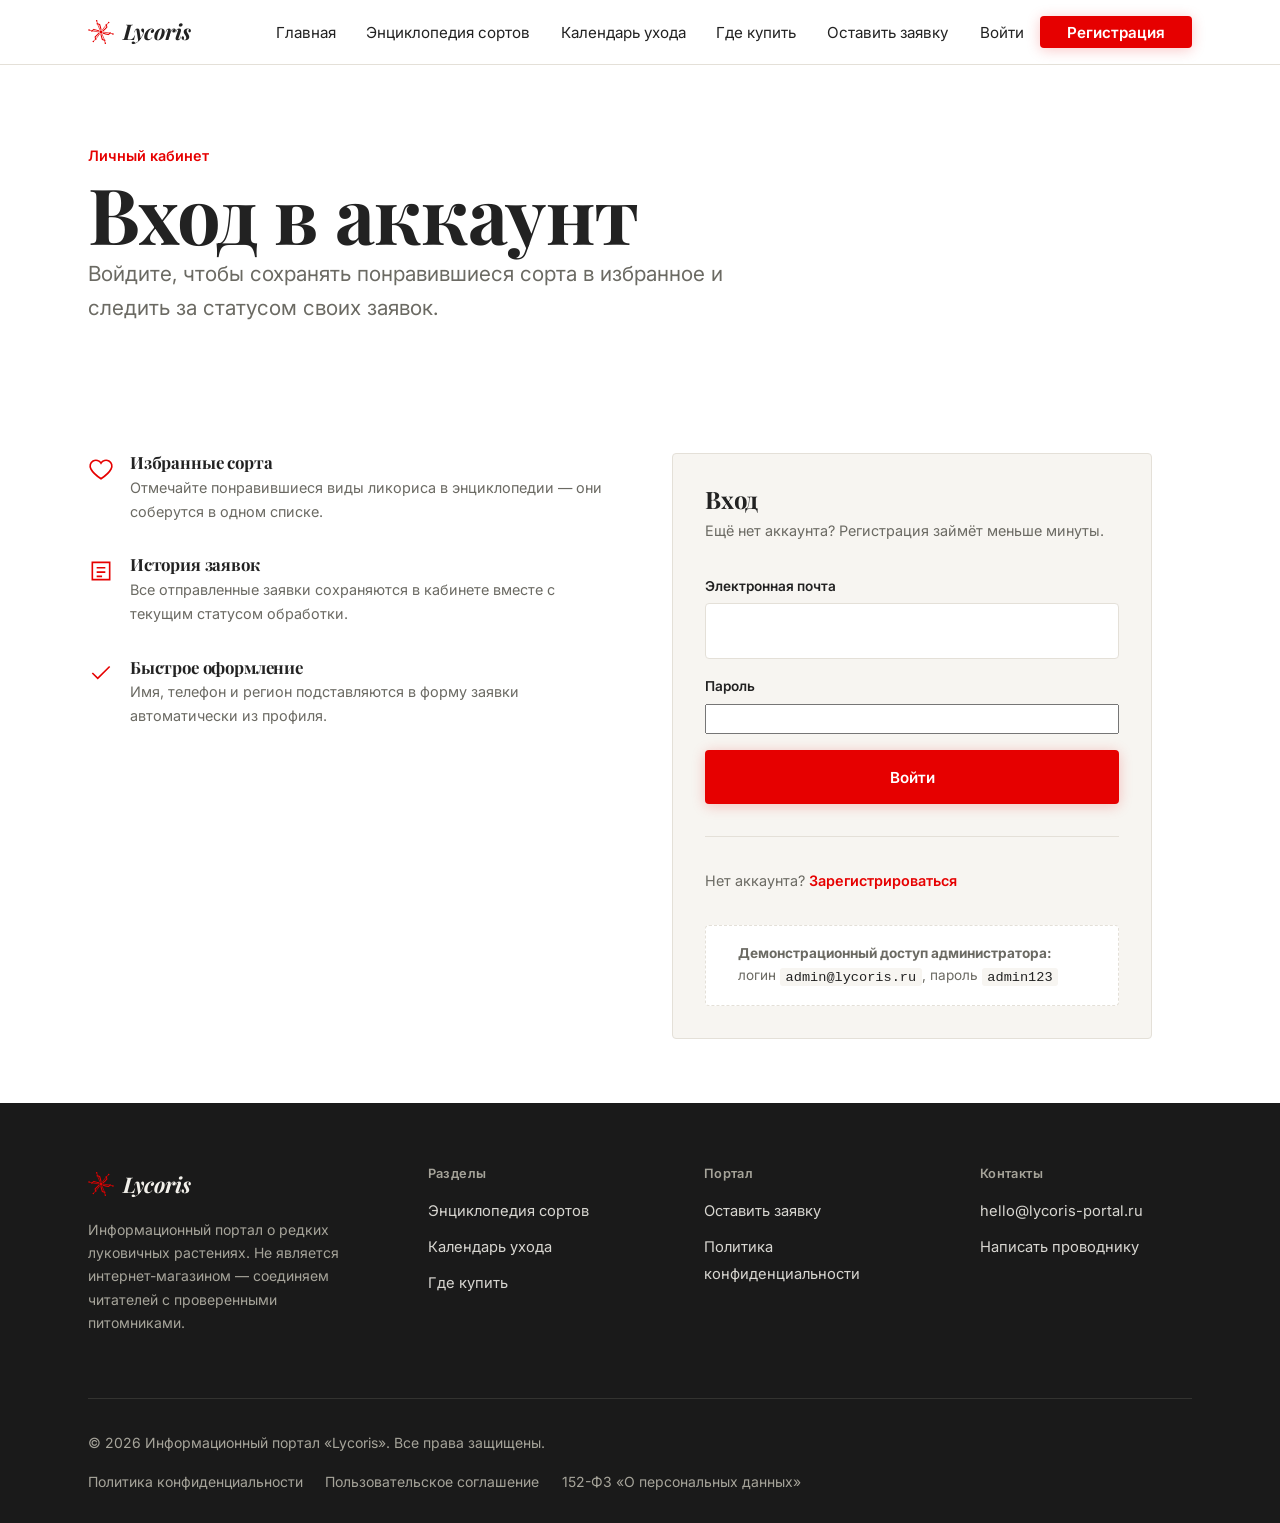
<file: admin.html>
<!DOCTYPE html>
<html lang="ru">
<head>
  <meta charset="UTF-8" />
  <meta name="viewport" content="width=device-width, initial-scale=1.0" />
  <link rel="icon" type="image/svg+xml" href="assets/favicon.svg" />
  <title>Панель администратора — Lycoris</title>
  <meta name="description" content="Панель администратора портала Lycoris: управление заявками и пользователями." />
  <meta name="robots" content="noindex" />

  <link rel="preconnect" href="https://fonts.googleapis.com">
  <link rel="preconnect" href="https://fonts.gstatic.com" crossorigin>
  <link href="https://fonts.googleapis.com/css2?family=Playfair+Display:ital,wght@0,600;0,700;1,600&family=Inter:wght@400;500;600;700&display=swap" rel="stylesheet">

  <link rel="stylesheet" href="css/variables.css" />
  <link rel="stylesheet" href="css/base.css" />
  <link rel="stylesheet" href="css/components.css" />
  <link rel="stylesheet" href="css/animations.css" />
  <link rel="stylesheet" href="css/auth.css" />
</head>
<body>
  <a class="skip-link" href="#main">Перейти к содержимому</a>

  <header class="site-header is-solid">
    <div class="container">
      <a href="index.html" class="logo">
        <svg class="logo-mark" viewBox="0 0 100 100" fill="none" stroke="currentColor" stroke-width="4" stroke-linecap="round" aria-hidden="true"><path d="M50.0,39.9 Q48.0,31.3 44.9,21.1 Q39.7,18.3 34.5,18.3"/><path d="M58.7,45.0 Q65.2,38.9 72.5,31.2 Q72.3,25.3 69.7,20.8"/><path d="M58.7,55.0 Q67.2,57.7 77.6,60.0 Q82.6,56.9 85.2,52.5"/><path d="M50.0,60.1 Q52.0,68.7 55.1,78.9 Q60.3,81.7 65.5,81.7"/><path d="M41.3,55.0 Q34.8,61.1 27.5,68.8 Q27.7,74.7 30.3,79.2"/><path d="M41.3,45.0 Q32.8,42.3 22.4,40.0 Q17.4,43.1 14.8,47.5"/><path d="M52.2,46.2 Q66.6,25.4 79.3,13.8" stroke-width="2.6"/><circle cx="79.3" cy="13.8" r="2.8" fill="currentColor" stroke="none"/><path d="M54.4,50.0 Q79.6,52.1 96.0,57.3" stroke-width="2.6"/><circle cx="96.0" cy="57.3" r="2.8" fill="currentColor" stroke="none"/><path d="M52.2,53.8 Q63.0,76.7 66.7,93.5" stroke-width="2.6"/><circle cx="66.7" cy="93.5" r="2.8" fill="currentColor" stroke="none"/><path d="M47.8,53.8 Q33.4,74.6 20.7,86.2" stroke-width="2.6"/><circle cx="20.7" cy="86.2" r="2.8" fill="currentColor" stroke="none"/><path d="M45.6,50.0 Q20.4,47.9 4.0,42.7" stroke-width="2.6"/><circle cx="4.0" cy="42.7" r="2.8" fill="currentColor" stroke="none"/><path d="M47.8,46.2 Q37.0,23.3 33.3,6.5" stroke-width="2.6"/><circle cx="33.3" cy="6.5" r="2.8" fill="currentColor" stroke="none"/><circle cx="50" cy="50" r="5" fill="currentColor" stroke="none"/></svg>
        Lycoris
      </a>
      <button class="nav-toggle" aria-label="Открыть меню" aria-expanded="false"><span></span></button>
      <nav class="main-nav" aria-label="Основная навигация">
        <ul>
          <li><a href="index.html">Главная</a></li>
          <li><a href="catalog.html">Энциклопедия сортов</a></li>
          <li><a href="calendar.html">Календарь ухода</a></li>
          <li><a href="map.html">Где купить</a></li>
          <li><a href="contact.html">Оставить заявку</a></li>
        </ul>
        <div class="nav-auth"></div>
      </nav>
    </div>
  </header>

  <main id="main">
    <section class="page-hero section-tight">
      <div class="container">
        <div class="account-header">
          <div class="account-avatar" id="adm-avatar">—</div>
          <div class="account-ident">
            <h1>Панель администратора</h1>
            <p id="adm-email"></p>
          </div>
        </div>

        <nav class="account-tabs" aria-label="Разделы панели">
          <button type="button" class="account-tab is-active" data-tab="overview">Сводка</button>
          <button type="button" class="account-tab" data-tab="leads">Заявки</button>
          <button type="button" class="account-tab" data-tab="users">Пользователи</button>
        </nav>

        <!-- СВОДКА -->
        <div class="account-panel is-active" data-panel="overview">
          <div class="stat-grid">
            <div class="stat-tile stat-tile--accent">
              <div class="stat-value" id="adm-leads-new">0</div>
              <div class="stat-label">Новых заявок</div>
            </div>
            <div class="stat-tile">
              <div class="stat-value" id="adm-leads-total">0</div>
              <div class="stat-label">Всего заявок</div>
            </div>
            <div class="stat-tile">
              <div class="stat-value" id="adm-users">0</div>
              <div class="stat-label">Пользователей</div>
            </div>
            <div class="stat-tile">
              <div class="stat-value" id="adm-conv">0%</div>
              <div class="stat-label">Заявок обработано</div>
            </div>
          </div>

          <div class="settings-block">
            <h3>Выгрузка данных</h3>
            <p>Экспорт всех записей в файл JSON — для последующей загрузки в Excel или Google Таблицы (п. 6 ТЗ).</p>
            <button type="button" class="btn btn-outline" id="adm-export">Выгрузить данные</button>
          </div>
        </div>

        <!-- ЗАЯВКИ -->
        <div class="account-panel" data-panel="leads">
          <div class="admin-toolbar">
            <input type="search" id="adm-lead-search" placeholder="Поиск по имени, контакту или региону" aria-label="Поиск заявок" />
            <select id="adm-lead-status" aria-label="Фильтр по статусу">
              <option value="all">Все статусы</option>
              <option value="new">Новые</option>
              <option value="in_work">В работе</option>
              <option value="done">Обработаны</option>
              <option value="rejected">Отклонены</option>
            </select>
          </div>
          <div id="adm-leads-table"></div>
        </div>

        <!-- ПОЛЬЗОВАТЕЛИ -->
        <div class="account-panel" data-panel="users">
          <div class="admin-toolbar">
            <input type="search" id="adm-user-search" placeholder="Поиск по имени или почте" aria-label="Поиск пользователей" />
          </div>
          <div id="adm-users-table"></div>
        </div>
      </div>
    </section>
  </main>

  <footer class="site-footer">
    <div class="container">
      <div class="footer-grid">
        <div class="footer-brand">
          <a href="index.html" class="logo">
            <svg class="logo-mark" viewBox="0 0 100 100" fill="none" stroke="currentColor" stroke-width="4" stroke-linecap="round" aria-hidden="true"><path d="M50.0,39.9 Q48.0,31.3 44.9,21.1 Q39.7,18.3 34.5,18.3"/><path d="M58.7,45.0 Q65.2,38.9 72.5,31.2 Q72.3,25.3 69.7,20.8"/><path d="M58.7,55.0 Q67.2,57.7 77.6,60.0 Q82.6,56.9 85.2,52.5"/><path d="M50.0,60.1 Q52.0,68.7 55.1,78.9 Q60.3,81.7 65.5,81.7"/><path d="M41.3,55.0 Q34.8,61.1 27.5,68.8 Q27.7,74.7 30.3,79.2"/><path d="M41.3,45.0 Q32.8,42.3 22.4,40.0 Q17.4,43.1 14.8,47.5"/><path d="M52.2,46.2 Q66.6,25.4 79.3,13.8" stroke-width="2.6"/><circle cx="79.3" cy="13.8" r="2.8" fill="currentColor" stroke="none"/><path d="M54.4,50.0 Q79.6,52.1 96.0,57.3" stroke-width="2.6"/><circle cx="96.0" cy="57.3" r="2.8" fill="currentColor" stroke="none"/><path d="M52.2,53.8 Q63.0,76.7 66.7,93.5" stroke-width="2.6"/><circle cx="66.7" cy="93.5" r="2.8" fill="currentColor" stroke="none"/><path d="M47.8,53.8 Q33.4,74.6 20.7,86.2" stroke-width="2.6"/><circle cx="20.7" cy="86.2" r="2.8" fill="currentColor" stroke="none"/><path d="M45.6,50.0 Q20.4,47.9 4.0,42.7" stroke-width="2.6"/><circle cx="4.0" cy="42.7" r="2.8" fill="currentColor" stroke="none"/><path d="M47.8,46.2 Q37.0,23.3 33.3,6.5" stroke-width="2.6"/><circle cx="33.3" cy="6.5" r="2.8" fill="currentColor" stroke="none"/><circle cx="50" cy="50" r="5" fill="currentColor" stroke="none"/></svg>
            Lycoris
          </a>
          <p>Информационный портал о редких луковичных растениях. Не является интернет-магазином — соединяем читателей с проверенными питомниками.</p>
        </div>
        <div class="footer-col">
          <h2>Разделы</h2>
          <ul>
            <li><a href="catalog.html">Энциклопедия сортов</a></li>
            <li><a href="calendar.html">Календарь ухода</a></li>
            <li><a href="map.html">Где купить</a></li>
          </ul>
        </div>
        <div class="footer-col">
          <h2>Портал</h2>
          <ul>
            <li><a href="contact.html">Оставить заявку</a></li>
            <li><a href="privacy.html">Политика конфиденциальности</a></li>
          </ul>
        </div>
        <div class="footer-col">
          <h2>Контакты</h2>
          <ul>
            <li><a href="mailto:hello@lycoris-portal.ru">hello@lycoris-portal.ru</a></li>
            <li><a href="contact.html">Написать проводнику</a></li>
          </ul>
        </div>
      </div>
      <div class="footer-bottom">
        <p>© <span id="current-year"></span> Информационный портал «Lycoris». Все права защищены.</p>
        <div class="footer-legal">
          <a href="privacy.html">Политика конфиденциальности</a>
          <a href="privacy.html#terms">Пользовательское соглашение</a>
          <a href="privacy.html#152fz">152-ФЗ «О персональных данных»</a>
        </div>
      </div>
    </div>
  </footer>

  <script src="js/db.js"></script>
  <script src="js/auth.js"></script>
  <script src="js/data.js"></script>
  <script src="js/main.js"></script>
  <script src="js/admin.js"></script>
</body>
</html>
</file>
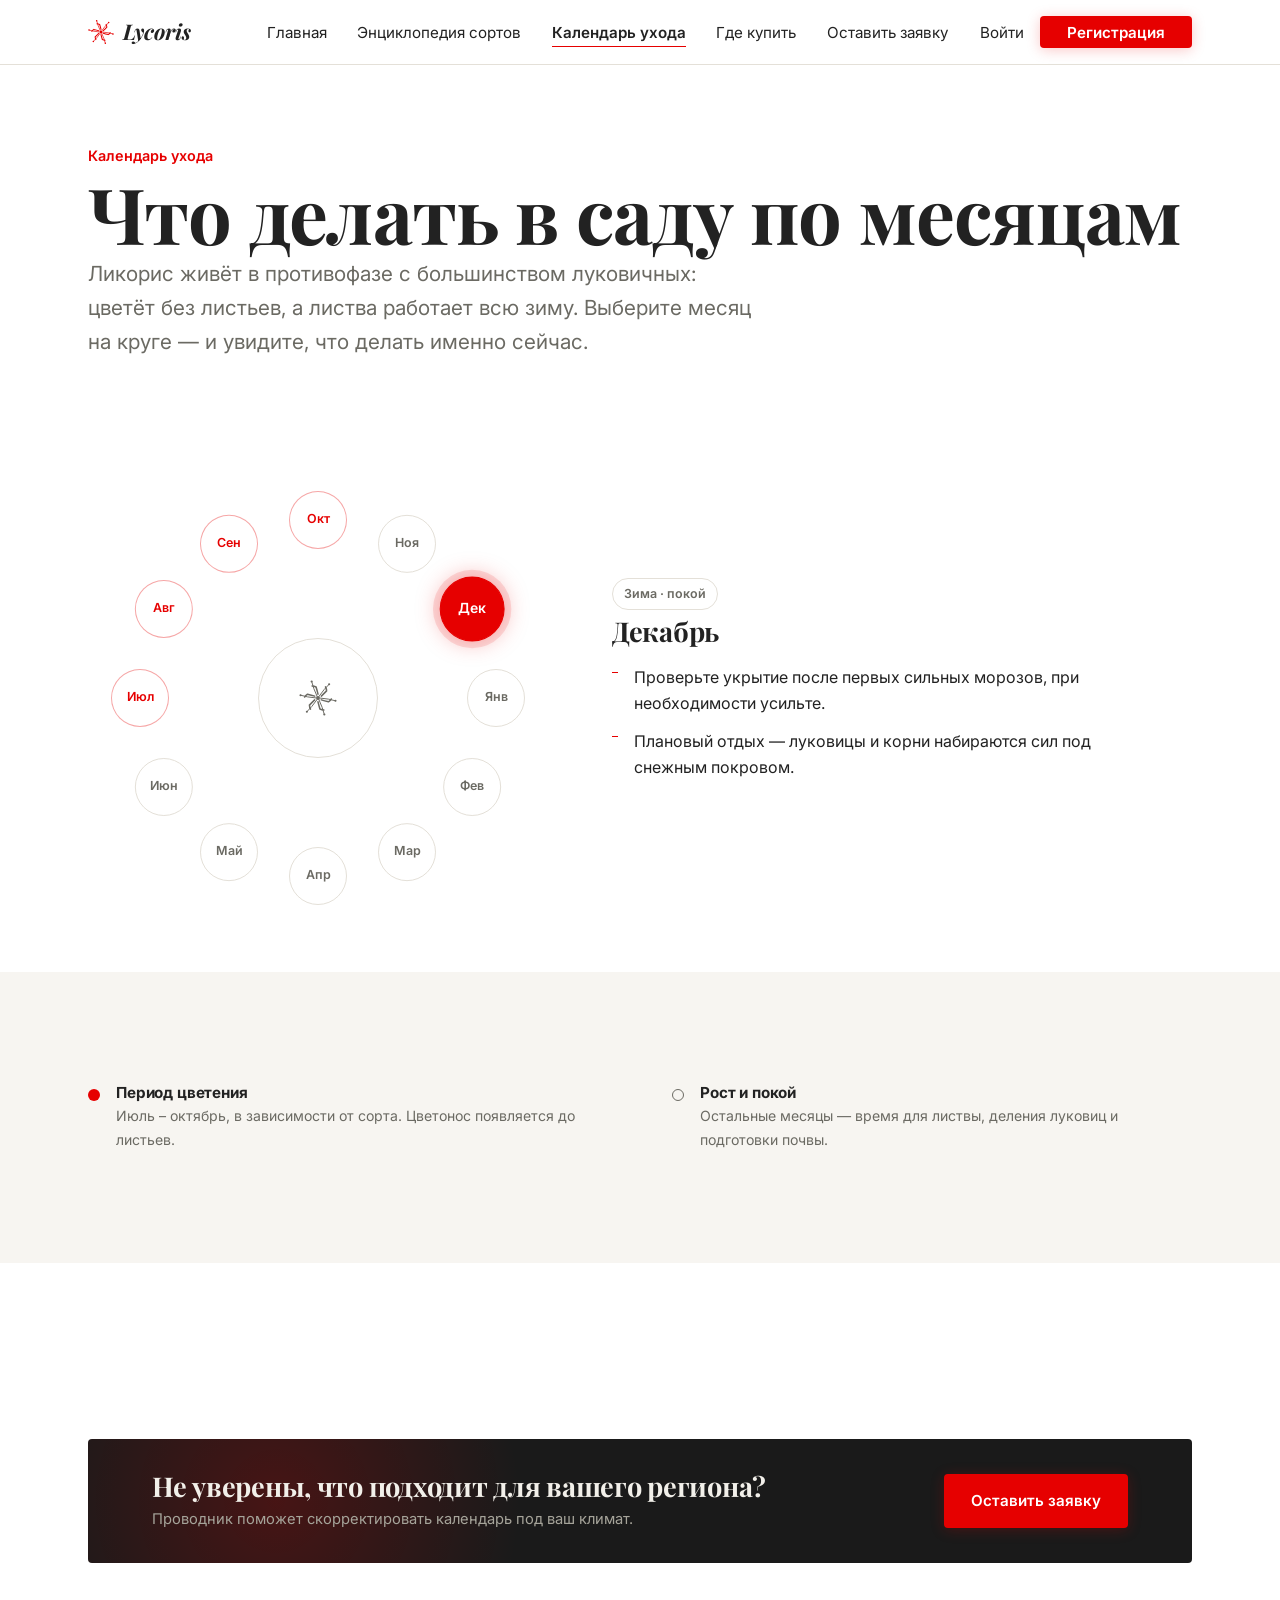
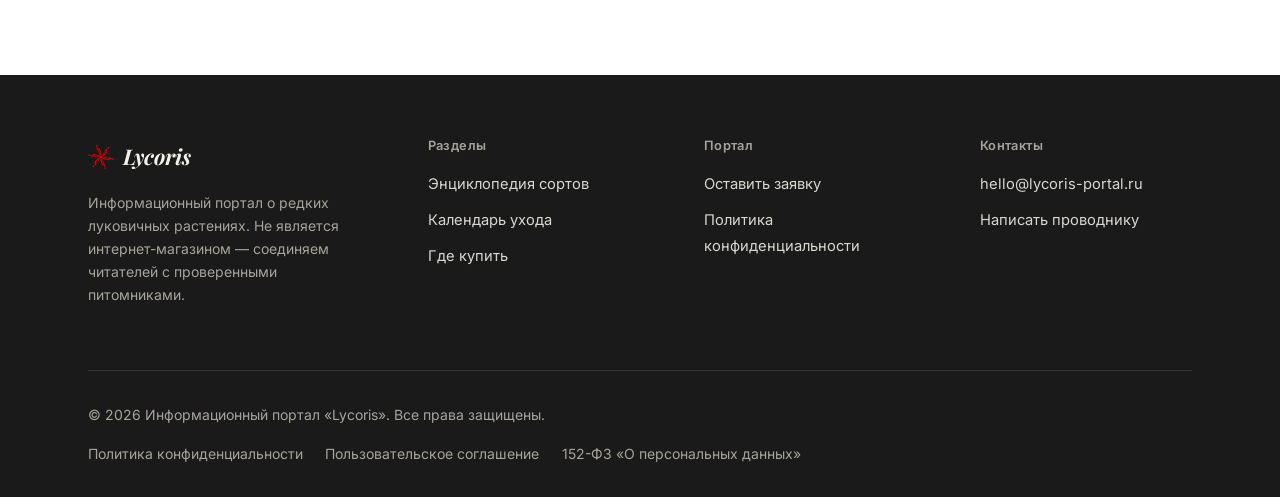
<file: calendar.html>
<!DOCTYPE html>
<html lang="ru">
<head>
  <meta charset="UTF-8" />
  <meta name="viewport" content="width=device-width, initial-scale=1.0" />
  <link rel="icon" type="image/svg+xml" href="assets/favicon.svg" />
  <title>Календарь ухода — Lycoris</title>
  <meta name="description" content="Интерактивный календарь ухода за ликорисом по месяцам: посадка, полив, обрезка и подготовка к зиме." />
  <!-- Open Graph / Twitter: как ссылка на страницу выглядит в соцсетях и мессенджерах.
       Перед публикацией замените https://lycoris-portal.ru на реальный домен сайта. -->
  <meta property="og:type" content="article" />
  <meta property="og:site_name" content="Lycoris" />
  <meta property="og:locale" content="ru_RU" />
  <meta property="og:title" content="Календарь ухода — Lycoris" />
  <meta property="og:description" content="Интерактивный календарь ухода за ликорисом по месяцам: посадка, полив, обрезка и подготовка к зиме." />
  <meta property="og:url" content="https://lycoris-portal.ru/calendar.html" />
  <meta property="og:image" content="https://commons.wikimedia.org/wiki/Special:FilePath/Red%20spider%20lily%20(Lycoris%20radiata).webp?width=1200" />
  <meta name="twitter:card" content="summary_large_image" />
  <meta name="twitter:title" content="Календарь ухода — Lycoris" />
  <meta name="twitter:description" content="Интерактивный календарь ухода за ликорисом по месяцам: посадка, полив, обрезка и подготовка к зиме." />
  <meta name="twitter:image" content="https://commons.wikimedia.org/wiki/Special:FilePath/Red%20spider%20lily%20(Lycoris%20radiata).webp?width=1200" />

  <link rel="preconnect" href="https://fonts.googleapis.com">
  <link rel="preconnect" href="https://fonts.gstatic.com" crossorigin>
  <link href="https://fonts.googleapis.com/css2?family=Playfair+Display:ital,wght@0,600;0,700;1,600&family=Inter:wght@400;500;600;700&display=swap" rel="stylesheet">

  <link rel="stylesheet" href="css/variables.css" />
  <link rel="stylesheet" href="css/base.css" />
  <link rel="stylesheet" href="css/components.css" />
  <link rel="stylesheet" href="css/animations.css" />
  <link rel="stylesheet" href="css/auth.css" />
  <link rel="stylesheet" href="css/calendar.css" />
</head>
<body>
  <a class="skip-link" href="#main">Перейти к содержимому</a>

  <header class="site-header is-solid">
    <div class="container">
      <a href="index.html" class="logo">
        <svg class="logo-mark" viewBox="0 0 100 100" fill="none" stroke="currentColor" stroke-width="4" stroke-linecap="round" aria-hidden="true"><path d="M50.0,39.9 Q48.0,31.3 44.9,21.1 Q39.7,18.3 34.5,18.3"/><path d="M58.7,45.0 Q65.2,38.9 72.5,31.2 Q72.3,25.3 69.7,20.8"/><path d="M58.7,55.0 Q67.2,57.7 77.6,60.0 Q82.6,56.9 85.2,52.5"/><path d="M50.0,60.1 Q52.0,68.7 55.1,78.9 Q60.3,81.7 65.5,81.7"/><path d="M41.3,55.0 Q34.8,61.1 27.5,68.8 Q27.7,74.7 30.3,79.2"/><path d="M41.3,45.0 Q32.8,42.3 22.4,40.0 Q17.4,43.1 14.8,47.5"/><path d="M52.2,46.2 Q66.6,25.4 79.3,13.8" stroke-width="2.6"/><circle cx="79.3" cy="13.8" r="2.8" fill="currentColor" stroke="none"/><path d="M54.4,50.0 Q79.6,52.1 96.0,57.3" stroke-width="2.6"/><circle cx="96.0" cy="57.3" r="2.8" fill="currentColor" stroke="none"/><path d="M52.2,53.8 Q63.0,76.7 66.7,93.5" stroke-width="2.6"/><circle cx="66.7" cy="93.5" r="2.8" fill="currentColor" stroke="none"/><path d="M47.8,53.8 Q33.4,74.6 20.7,86.2" stroke-width="2.6"/><circle cx="20.7" cy="86.2" r="2.8" fill="currentColor" stroke="none"/><path d="M45.6,50.0 Q20.4,47.9 4.0,42.7" stroke-width="2.6"/><circle cx="4.0" cy="42.7" r="2.8" fill="currentColor" stroke="none"/><path d="M47.8,46.2 Q37.0,23.3 33.3,6.5" stroke-width="2.6"/><circle cx="33.3" cy="6.5" r="2.8" fill="currentColor" stroke="none"/><circle cx="50" cy="50" r="5" fill="currentColor" stroke="none"/></svg>
        Lycoris
      </a>
      <button class="nav-toggle" aria-label="Открыть меню" aria-expanded="false"><span></span></button>
      <nav class="main-nav" aria-label="Основная навигация">
        <ul>
          <li><a href="index.html">Главная</a></li>
          <li><a href="catalog.html">Энциклопедия сортов</a></li>
          <li><a href="calendar.html" aria-current="page">Календарь ухода</a></li>
          <li><a href="map.html">Где купить</a></li>
          <li><a href="contact.html">Оставить заявку</a></li>
        </ul>
        <div class="nav-auth"></div>
      </nav>
    </div>
  </header>

  <main id="main">
    <section class="page-hero">
      <div class="container">
        <p class="eyebrow-tag">Календарь ухода</p>
        <h1>Что делать в саду по месяцам</h1>
        <p class="lead">Ликорис живёт в противофазе с большинством луковичных: цветёт без листьев, а листва работает всю зиму. Выберите месяц на круге — и увидите, что делать именно сейчас.</p>
      </div>
    </section>

    <section class="section-tight">
      <div class="container calendar-layout">
        <h2 class="visually-hidden">Календарь работ по месяцам</h2>
        <div class="calendar-wheel-wrap">
          <div id="calendar-wheel" class="calendar-wheel" role="group" aria-label="Выбор месяца"></div>
          <div class="calendar-wheel-center" aria-hidden="true">
            <svg viewBox="0 0 100 100" width="38" height="38" fill="none" stroke="currentColor" stroke-width="4" stroke-linecap="round"><path d="M50.0,39.9 Q48.0,31.3 44.9,21.1 Q39.7,18.3 34.5,18.3"/><path d="M58.7,45.0 Q65.2,38.9 72.5,31.2 Q72.3,25.3 69.7,20.8"/><path d="M58.7,55.0 Q67.2,57.7 77.6,60.0 Q82.6,56.9 85.2,52.5"/><path d="M50.0,60.1 Q52.0,68.7 55.1,78.9 Q60.3,81.7 65.5,81.7"/><path d="M41.3,55.0 Q34.8,61.1 27.5,68.8 Q27.7,74.7 30.3,79.2"/><path d="M41.3,45.0 Q32.8,42.3 22.4,40.0 Q17.4,43.1 14.8,47.5"/><path d="M52.2,46.2 Q66.6,25.4 79.3,13.8" stroke-width="2.6"/><circle cx="79.3" cy="13.8" r="2.8" fill="currentColor" stroke="none"/><path d="M54.4,50.0 Q79.6,52.1 96.0,57.3" stroke-width="2.6"/><circle cx="96.0" cy="57.3" r="2.8" fill="currentColor" stroke="none"/><path d="M52.2,53.8 Q63.0,76.7 66.7,93.5" stroke-width="2.6"/><circle cx="66.7" cy="93.5" r="2.8" fill="currentColor" stroke="none"/><path d="M47.8,53.8 Q33.4,74.6 20.7,86.2" stroke-width="2.6"/><circle cx="20.7" cy="86.2" r="2.8" fill="currentColor" stroke="none"/><path d="M45.6,50.0 Q20.4,47.9 4.0,42.7" stroke-width="2.6"/><circle cx="4.0" cy="42.7" r="2.8" fill="currentColor" stroke="none"/><path d="M47.8,46.2 Q37.0,23.3 33.3,6.5" stroke-width="2.6"/><circle cx="33.3" cy="6.5" r="2.8" fill="currentColor" stroke="none"/><circle cx="50" cy="50" r="5" fill="currentColor" stroke="none"/></svg>
          </div>
        </div>

        <div id="calendar-panel" class="calendar-panel"></div>
      </div>
    </section>

    <section class="section section-paper">
      <div class="container legend-grid">
        <div class="legend-item">
          <span class="legend-dot legend-dot--bloom"></span>
          <div>
            <h4>Период цветения</h4>
            <p>Июль – октябрь, в зависимости от сорта. Цветонос появляется до листьев.</p>
          </div>
        </div>
        <div class="legend-item">
          <span class="legend-dot legend-dot--rest"></span>
          <div>
            <h4>Рост и покой</h4>
            <p>Остальные месяцы — время для листвы, деления луковиц и подготовки почвы.</p>
          </div>
        </div>
      </div>
    </section>

    <section class="section">
      <div class="container">
        <div class="promo-banner reveal">
          <div>
            <h3>Не уверены, что подходит для вашего региона?</h3>
            <p>Проводник поможет скорректировать календарь под ваш климат.</p>
          </div>
          <button type="button" class="btn btn-primary" data-open-modal>Оставить заявку</button>
        </div>
      </div>
    </section>
  </main>

  <footer class="site-footer">
    <div class="container">
      <div class="footer-grid">
        <div class="footer-brand">
          <a href="index.html" class="logo">
            <svg class="logo-mark" viewBox="0 0 100 100" fill="none" stroke="currentColor" stroke-width="4" stroke-linecap="round" aria-hidden="true"><path d="M50.0,39.9 Q48.0,31.3 44.9,21.1 Q39.7,18.3 34.5,18.3"/><path d="M58.7,45.0 Q65.2,38.9 72.5,31.2 Q72.3,25.3 69.7,20.8"/><path d="M58.7,55.0 Q67.2,57.7 77.6,60.0 Q82.6,56.9 85.2,52.5"/><path d="M50.0,60.1 Q52.0,68.7 55.1,78.9 Q60.3,81.7 65.5,81.7"/><path d="M41.3,55.0 Q34.8,61.1 27.5,68.8 Q27.7,74.7 30.3,79.2"/><path d="M41.3,45.0 Q32.8,42.3 22.4,40.0 Q17.4,43.1 14.8,47.5"/><path d="M52.2,46.2 Q66.6,25.4 79.3,13.8" stroke-width="2.6"/><circle cx="79.3" cy="13.8" r="2.8" fill="currentColor" stroke="none"/><path d="M54.4,50.0 Q79.6,52.1 96.0,57.3" stroke-width="2.6"/><circle cx="96.0" cy="57.3" r="2.8" fill="currentColor" stroke="none"/><path d="M52.2,53.8 Q63.0,76.7 66.7,93.5" stroke-width="2.6"/><circle cx="66.7" cy="93.5" r="2.8" fill="currentColor" stroke="none"/><path d="M47.8,53.8 Q33.4,74.6 20.7,86.2" stroke-width="2.6"/><circle cx="20.7" cy="86.2" r="2.8" fill="currentColor" stroke="none"/><path d="M45.6,50.0 Q20.4,47.9 4.0,42.7" stroke-width="2.6"/><circle cx="4.0" cy="42.7" r="2.8" fill="currentColor" stroke="none"/><path d="M47.8,46.2 Q37.0,23.3 33.3,6.5" stroke-width="2.6"/><circle cx="33.3" cy="6.5" r="2.8" fill="currentColor" stroke="none"/><circle cx="50" cy="50" r="5" fill="currentColor" stroke="none"/></svg>
            Lycoris
          </a>
          <p>Информационный портал о редких луковичных растениях. Не является интернет-магазином — соединяем читателей с проверенными питомниками.</p>
        </div>
        <div class="footer-col">
          <h2>Разделы</h2>
          <ul>
            <li><a href="catalog.html">Энциклопедия сортов</a></li>
            <li><a href="calendar.html">Календарь ухода</a></li>
            <li><a href="map.html">Где купить</a></li>
          </ul>
        </div>
        <div class="footer-col">
          <h2>Портал</h2>
          <ul>
            <li><a href="contact.html">Оставить заявку</a></li>
            <li><a href="privacy.html">Политика конфиденциальности</a></li>
          </ul>
        </div>
        <div class="footer-col">
          <h2>Контакты</h2>
          <ul>
            <li><a href="mailto:hello@lycoris-portal.ru">hello@lycoris-portal.ru</a></li>
            <li><a href="contact.html">Написать проводнику</a></li>
          </ul>
        </div>
      </div>
      <div class="footer-bottom">
        <p>© <span id="current-year"></span> Информационный портал «Lycoris». Все права защищены.</p>
        <div class="footer-legal">
          <a href="privacy.html">Политика конфиденциальности</a>
          <a href="privacy.html#terms">Пользовательское соглашение</a>
          <a href="privacy.html#152fz">152-ФЗ «О персональных данных»</a>
        </div>
      </div>
    </div>
  </footer>

  <div id="lead-modal" class="modal-overlay" aria-hidden="true">
    <div class="modal-box">
      <button type="button" class="modal-close" data-close-modal aria-label="Закрыть окно">
        <svg viewBox="0 0 24 24" fill="none" stroke="currentColor" stroke-width="2"><path d="M6 6l12 12M18 6L6 18"/></svg>
      </button>
      <h3>Оставить заявку</h3>
      <p class="modal-sub">Проводник свяжется с вами и подтвердит наличие у партнёров.</p>
      <form class="lead-form" novalidate>
        <div class="field" style="display:none">
          <label for="modal-context">Интересует</label>
          <input type="text" id="modal-context" name="context" readonly />
        </div>
        <div class="field">
          <label for="md-name">Имя</label>
          <input type="text" id="md-name" name="name" required />
          <span class="field-error">Пожалуйста, укажите имя</span>
        </div>
        <div class="field">
          <label for="md-contact">Телефон / Telegram</label>
          <input type="text" id="md-contact" name="contact" placeholder="+7 900 000-00-00 или @username" required />
          <span class="field-error">Проверьте формат контакта</span>
        </div>
        <div class="field">
          <label for="md-region">Регион / Город</label>
          <input type="text" id="md-region" name="region" required />
          <span class="field-error">Укажите город</span>
        </div>
        <div class="field">
          <label for="md-comment">Комментарий к заказу <span class="optional">(необязательно)</span></label>
          <textarea id="md-comment" name="comment"></textarea>
        </div>
        <div class="checkbox-field">
          <input type="checkbox" id="md-consent" name="consent" required />
          <label for="md-consent">Я согласен с <a href="privacy.html">Политикой конфиденциальности</a></label>
        </div>
        <button type="submit" class="btn btn-primary btn-block">Отправить заявку</button>
      </form>
    </div>
  </div>

  <template id="success-template">
    <div class="success-box">
      <div class="success-icon">
        <svg viewBox="0 0 24 24" fill="none" stroke="currentColor" stroke-width="2.5"><path d="M5 13l4 4L19 7"/></svg>
      </div>
      <h3>Ваша заявка принята</h3>
      <p>Проводник свяжется с вами в течение 2 часов.</p>
    </div>
  </template>

  <script src="js/db.js"></script>
  <script src="js/auth.js"></script>
  <script src="js/data.js"></script>
  <script src="js/main.js"></script>
  <script src="js/calendar.js"></script>
  <script src="js/form.js"></script>
</body>
</html>
</file>
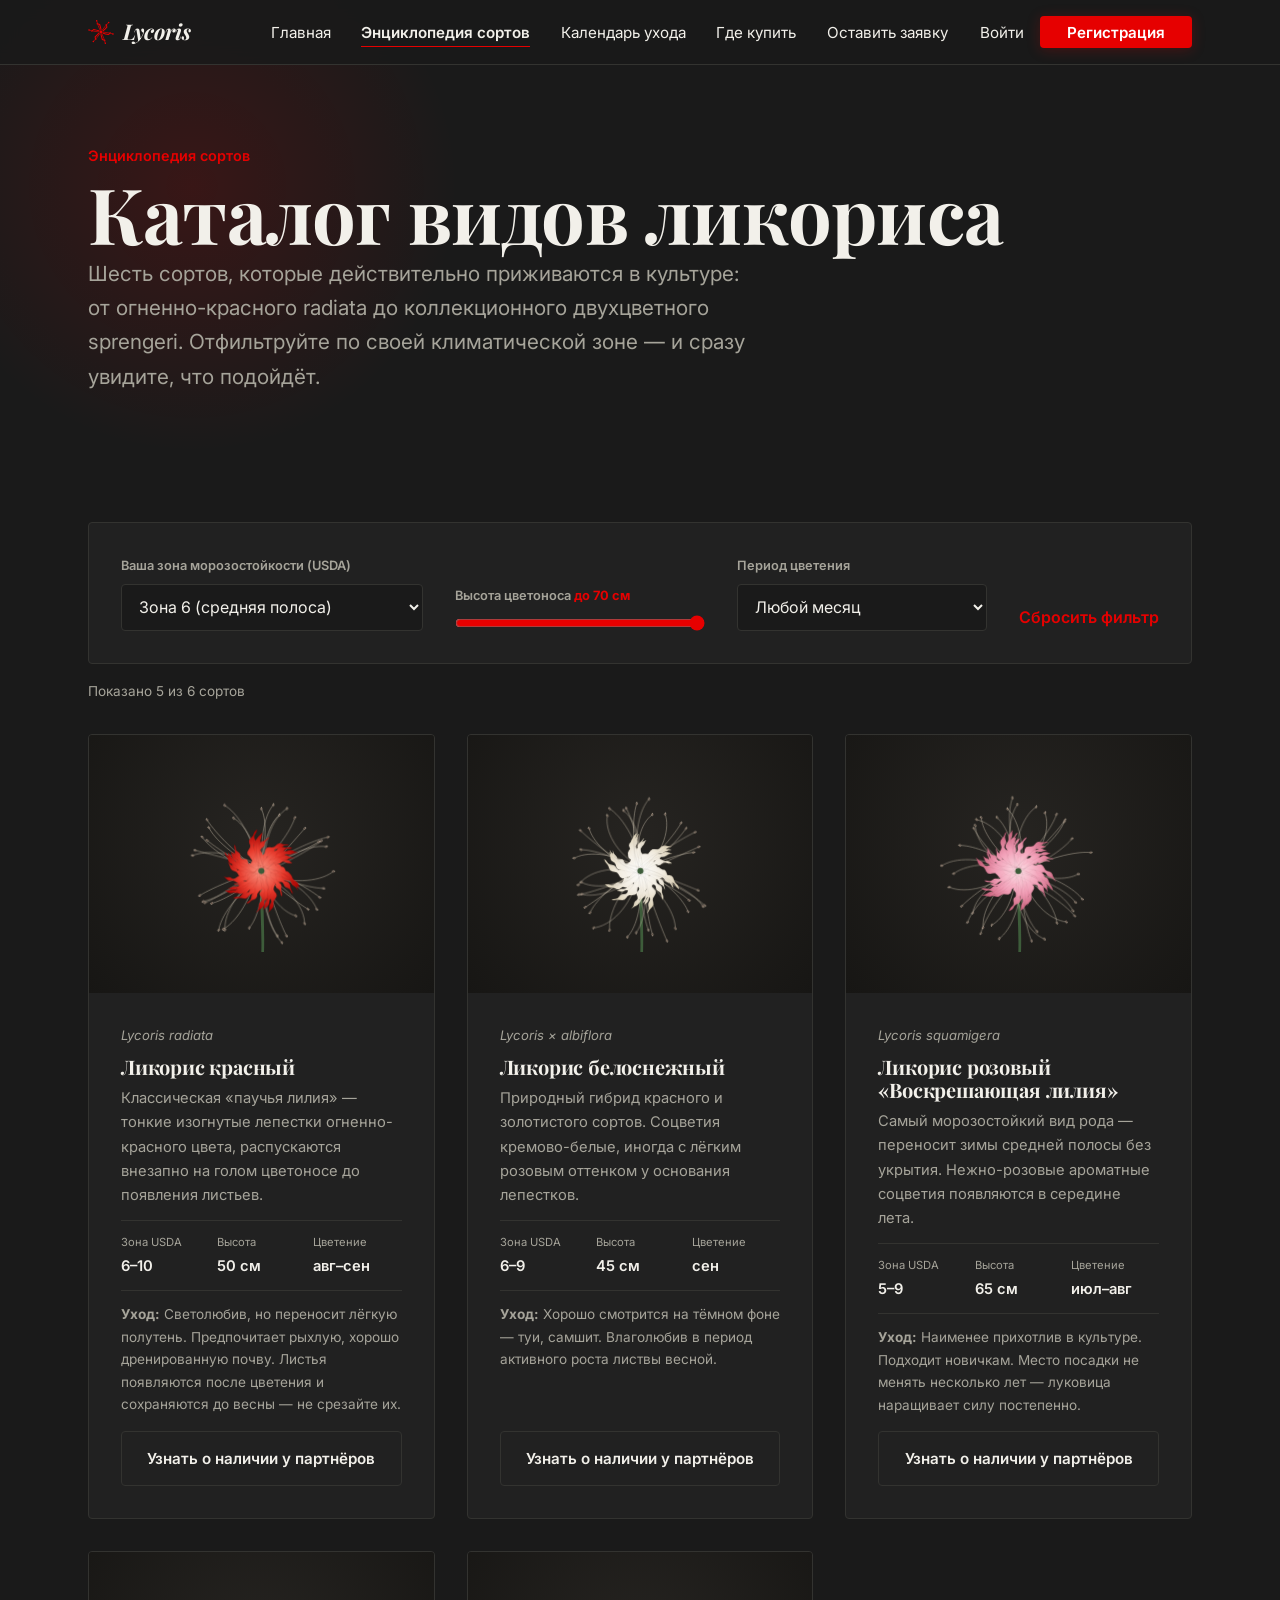
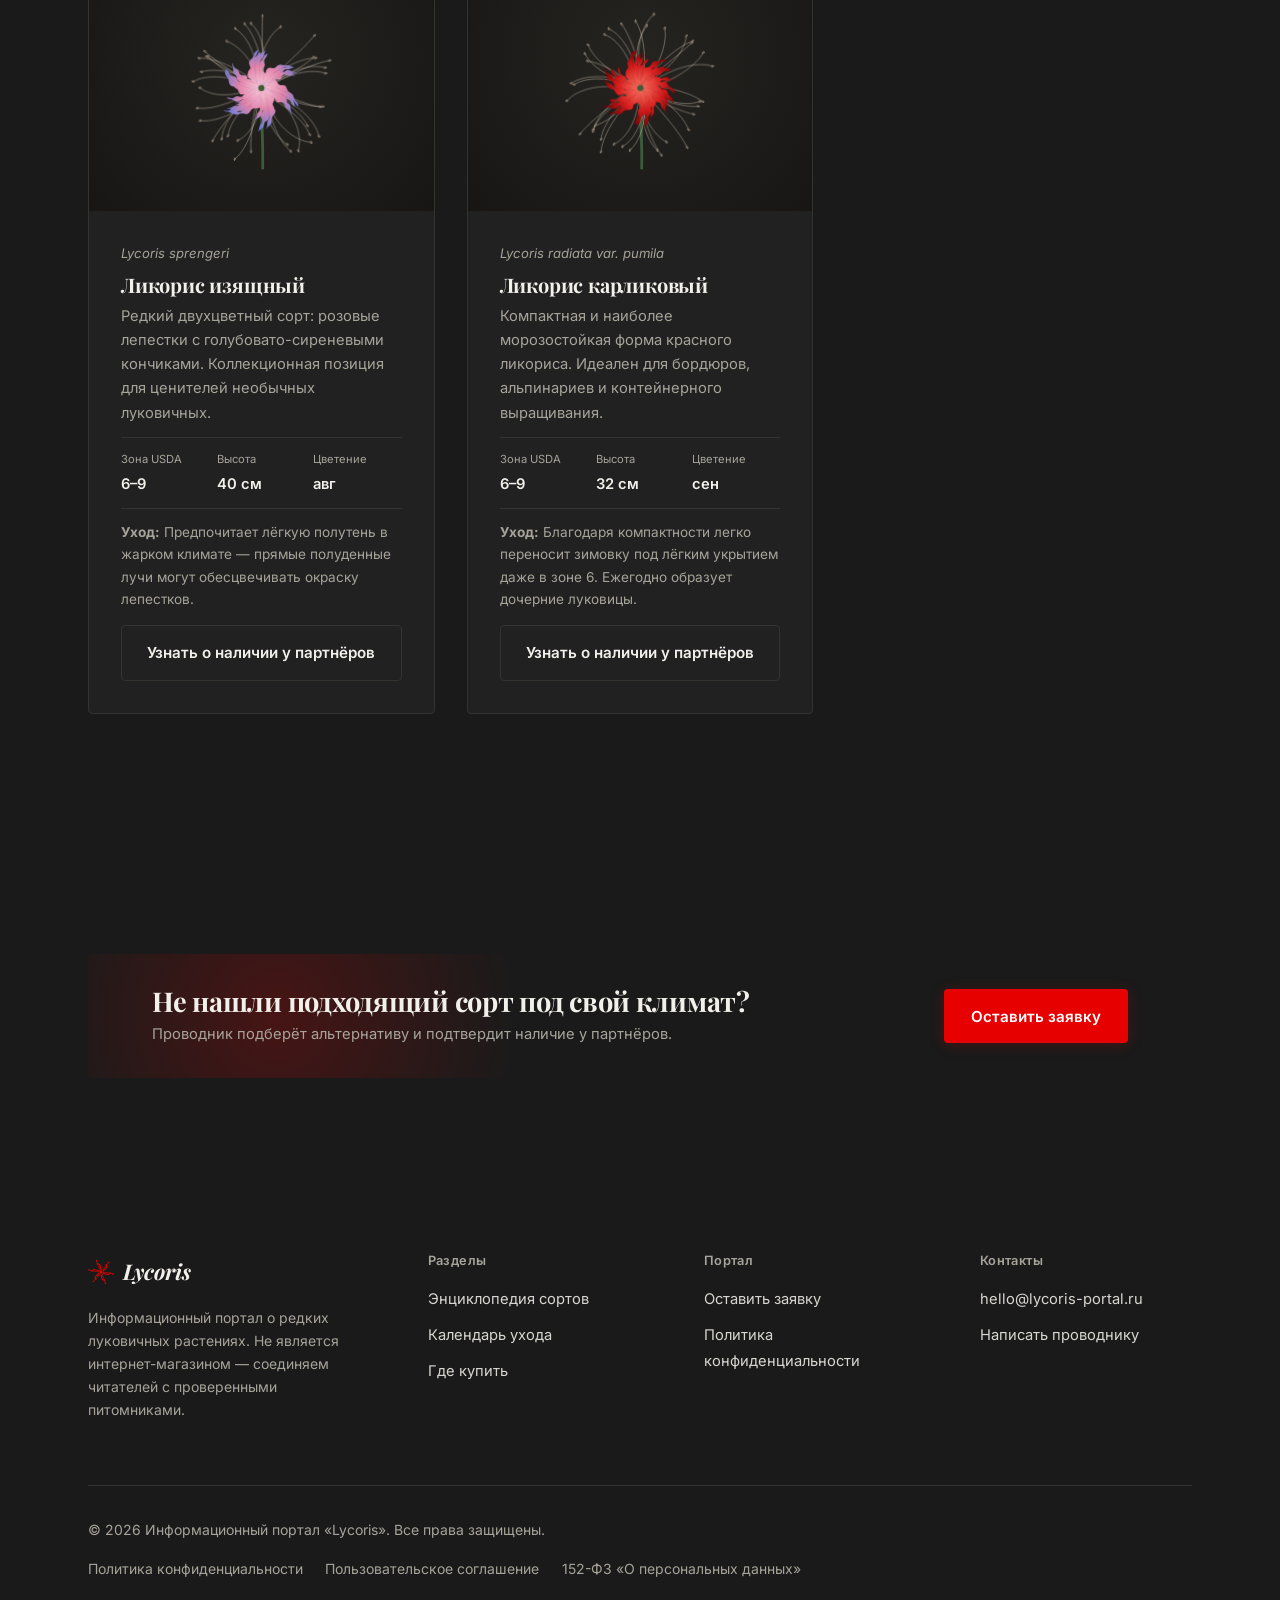
<file: catalog.html>
<!DOCTYPE html>
<html lang="ru">
<head>
  <meta charset="UTF-8" />
  <meta name="viewport" content="width=device-width, initial-scale=1.0" />
  <link rel="icon" type="image/svg+xml" href="assets/favicon.svg" />
  <title>Энциклопедия сортов — Lycoris</title>
  <meta name="description" content="Каталог сортов ликориса с умным фильтром по морозостойкости (зона USDA), высоте цветоноса и периоду цветения." />
  <!-- Open Graph / Twitter: как ссылка на страницу выглядит в соцсетях и мессенджерах.
       Перед публикацией замените https://lycoris-portal.ru на реальный домен сайта. -->
  <meta property="og:type" content="article" />
  <meta property="og:site_name" content="Lycoris" />
  <meta property="og:locale" content="ru_RU" />
  <meta property="og:title" content="Энциклопедия сортов — Lycoris" />
  <meta property="og:description" content="Каталог сортов ликориса с умным фильтром по морозостойкости (зона USDA), высоте цветоноса и периоду цветения." />
  <meta property="og:url" content="https://lycoris-portal.ru/catalog.html" />
  <meta property="og:image" content="https://commons.wikimedia.org/wiki/Special:FilePath/Red%20spider%20lily%20(Lycoris%20radiata).webp?width=1200" />
  <meta name="twitter:card" content="summary_large_image" />
  <meta name="twitter:title" content="Энциклопедия сортов — Lycoris" />
  <meta name="twitter:description" content="Каталог сортов ликориса с умным фильтром по морозостойкости (зона USDA), высоте цветоноса и периоду цветения." />
  <meta name="twitter:image" content="https://commons.wikimedia.org/wiki/Special:FilePath/Red%20spider%20lily%20(Lycoris%20radiata).webp?width=1200" />

  <link rel="preconnect" href="https://fonts.googleapis.com">
  <link rel="preconnect" href="https://fonts.gstatic.com" crossorigin>
  <link href="https://fonts.googleapis.com/css2?family=Playfair+Display:ital,wght@0,600;0,700;1,600&family=Inter:wght@400;500;600;700&display=swap" rel="stylesheet">

  <link rel="stylesheet" href="css/variables.css" />
  <link rel="stylesheet" href="css/base.css" />
  <link rel="stylesheet" href="css/components.css" />
  <link rel="stylesheet" href="css/animations.css" />
  <link rel="stylesheet" href="css/auth.css" />
  <link rel="stylesheet" href="css/catalog.css" />
</head>
<body class="theme-dark">
  <a class="skip-link" href="#main">Перейти к содержимому</a>

  <header class="site-header is-solid">
    <div class="container">
      <a href="index.html" class="logo">
        <svg class="logo-mark" viewBox="0 0 100 100" fill="none" stroke="currentColor" stroke-width="4" stroke-linecap="round" aria-hidden="true"><path d="M50.0,39.9 Q48.0,31.3 44.9,21.1 Q39.7,18.3 34.5,18.3"/><path d="M58.7,45.0 Q65.2,38.9 72.5,31.2 Q72.3,25.3 69.7,20.8"/><path d="M58.7,55.0 Q67.2,57.7 77.6,60.0 Q82.6,56.9 85.2,52.5"/><path d="M50.0,60.1 Q52.0,68.7 55.1,78.9 Q60.3,81.7 65.5,81.7"/><path d="M41.3,55.0 Q34.8,61.1 27.5,68.8 Q27.7,74.7 30.3,79.2"/><path d="M41.3,45.0 Q32.8,42.3 22.4,40.0 Q17.4,43.1 14.8,47.5"/><path d="M52.2,46.2 Q66.6,25.4 79.3,13.8" stroke-width="2.6"/><circle cx="79.3" cy="13.8" r="2.8" fill="currentColor" stroke="none"/><path d="M54.4,50.0 Q79.6,52.1 96.0,57.3" stroke-width="2.6"/><circle cx="96.0" cy="57.3" r="2.8" fill="currentColor" stroke="none"/><path d="M52.2,53.8 Q63.0,76.7 66.7,93.5" stroke-width="2.6"/><circle cx="66.7" cy="93.5" r="2.8" fill="currentColor" stroke="none"/><path d="M47.8,53.8 Q33.4,74.6 20.7,86.2" stroke-width="2.6"/><circle cx="20.7" cy="86.2" r="2.8" fill="currentColor" stroke="none"/><path d="M45.6,50.0 Q20.4,47.9 4.0,42.7" stroke-width="2.6"/><circle cx="4.0" cy="42.7" r="2.8" fill="currentColor" stroke="none"/><path d="M47.8,46.2 Q37.0,23.3 33.3,6.5" stroke-width="2.6"/><circle cx="33.3" cy="6.5" r="2.8" fill="currentColor" stroke="none"/><circle cx="50" cy="50" r="5" fill="currentColor" stroke="none"/></svg>
        Lycoris
      </a>
      <button class="nav-toggle" aria-label="Открыть меню" aria-expanded="false"><span></span></button>
      <nav class="main-nav" aria-label="Основная навигация">
        <ul>
          <li><a href="index.html">Главная</a></li>
          <li><a href="catalog.html" aria-current="page">Энциклопедия сортов</a></li>
          <li><a href="calendar.html">Календарь ухода</a></li>
          <li><a href="map.html">Где купить</a></li>
          <li><a href="contact.html">Оставить заявку</a></li>
        </ul>
        <div class="nav-auth"></div>
      </nav>
    </div>
  </header>

  <main id="main">
    <section class="page-hero">
      <div class="container">
        <p class="eyebrow-tag">Энциклопедия сортов</p>
        <h1>Каталог видов ликориса</h1>
        <p class="lead" style="color:var(--color-text-muted-dark)">Шесть сортов, которые действительно приживаются в культуре: от огненно-красного radiata до коллекционного двухцветного sprengeri. Отфильтруйте по своей климатической зоне — и сразу увидите, что подойдёт.</p>
      </div>
    </section>

    <section class="section-tight">
      <div class="container">
        <div class="filter-bar">
          <div class="filter-control">
            <label for="filter-zone">Ваша зона морозостойкости (USDA)</label>
            <select id="filter-zone">
              <option value="0">Любая зона</option>
              <option value="5">Зона 5 (очень холодный климат)</option>
              <option value="6" selected>Зона 6 (средняя полоса)</option>
              <option value="7">Зона 7</option>
              <option value="8">Зона 8</option>
              <option value="9">Зона 9</option>
              <option value="10">Зона 10 (субтропики)</option>
            </select>
          </div>
          <div class="filter-control">
            <label for="filter-height">Высота цветоноса <span id="filter-height-value">до 70 см</span></label>
            <input type="range" id="filter-height" min="30" max="70" step="5" value="70" />
          </div>
          <div class="filter-control">
            <label for="filter-bloom">Период цветения</label>
            <select id="filter-bloom">
              <option value="0">Любой месяц</option>
              <option value="7">Июль</option>
              <option value="8">Август</option>
              <option value="9">Сентябрь</option>
              <option value="10">Октябрь</option>
            </select>
          </div>
          <button type="button" id="filter-reset" class="btn-ghost">Сбросить фильтр</button>
        </div>
        <p id="catalog-count" class="catalog-count"></p>

        <h2 class="visually-hidden">Найденные сорта</h2>
        <div id="catalog-grid" class="catalog-grid"></div>
      </div>
    </section>

    <section class="section">
      <div class="container">
        <div class="promo-banner reveal">
          <div>
            <h3>Не нашли подходящий сорт под свой климат?</h3>
            <p>Проводник подберёт альтернативу и подтвердит наличие у партнёров.</p>
          </div>
          <button type="button" class="btn btn-primary" data-open-modal>Оставить заявку</button>
        </div>
      </div>
    </section>
  </main>

  <footer class="site-footer">
    <div class="container">
      <div class="footer-grid">
        <div class="footer-brand">
          <a href="index.html" class="logo">
            <svg class="logo-mark" viewBox="0 0 100 100" fill="none" stroke="currentColor" stroke-width="4" stroke-linecap="round" aria-hidden="true"><path d="M50.0,39.9 Q48.0,31.3 44.9,21.1 Q39.7,18.3 34.5,18.3"/><path d="M58.7,45.0 Q65.2,38.9 72.5,31.2 Q72.3,25.3 69.7,20.8"/><path d="M58.7,55.0 Q67.2,57.7 77.6,60.0 Q82.6,56.9 85.2,52.5"/><path d="M50.0,60.1 Q52.0,68.7 55.1,78.9 Q60.3,81.7 65.5,81.7"/><path d="M41.3,55.0 Q34.8,61.1 27.5,68.8 Q27.7,74.7 30.3,79.2"/><path d="M41.3,45.0 Q32.8,42.3 22.4,40.0 Q17.4,43.1 14.8,47.5"/><path d="M52.2,46.2 Q66.6,25.4 79.3,13.8" stroke-width="2.6"/><circle cx="79.3" cy="13.8" r="2.8" fill="currentColor" stroke="none"/><path d="M54.4,50.0 Q79.6,52.1 96.0,57.3" stroke-width="2.6"/><circle cx="96.0" cy="57.3" r="2.8" fill="currentColor" stroke="none"/><path d="M52.2,53.8 Q63.0,76.7 66.7,93.5" stroke-width="2.6"/><circle cx="66.7" cy="93.5" r="2.8" fill="currentColor" stroke="none"/><path d="M47.8,53.8 Q33.4,74.6 20.7,86.2" stroke-width="2.6"/><circle cx="20.7" cy="86.2" r="2.8" fill="currentColor" stroke="none"/><path d="M45.6,50.0 Q20.4,47.9 4.0,42.7" stroke-width="2.6"/><circle cx="4.0" cy="42.7" r="2.8" fill="currentColor" stroke="none"/><path d="M47.8,46.2 Q37.0,23.3 33.3,6.5" stroke-width="2.6"/><circle cx="33.3" cy="6.5" r="2.8" fill="currentColor" stroke="none"/><circle cx="50" cy="50" r="5" fill="currentColor" stroke="none"/></svg>
            Lycoris
          </a>
          <p>Информационный портал о редких луковичных растениях. Не является интернет-магазином — соединяем читателей с проверенными питомниками.</p>
        </div>
        <div class="footer-col">
          <h2>Разделы</h2>
          <ul>
            <li><a href="catalog.html">Энциклопедия сортов</a></li>
            <li><a href="calendar.html">Календарь ухода</a></li>
            <li><a href="map.html">Где купить</a></li>
          </ul>
        </div>
        <div class="footer-col">
          <h2>Портал</h2>
          <ul>
            <li><a href="contact.html">Оставить заявку</a></li>
            <li><a href="privacy.html">Политика конфиденциальности</a></li>
          </ul>
        </div>
        <div class="footer-col">
          <h2>Контакты</h2>
          <ul>
            <li><a href="mailto:hello@lycoris-portal.ru">hello@lycoris-portal.ru</a></li>
            <li><a href="contact.html">Написать проводнику</a></li>
          </ul>
        </div>
      </div>
      <div class="footer-bottom">
        <p>© <span id="current-year"></span> Информационный портал «Lycoris». Все права защищены.</p>
        <div class="footer-legal">
          <a href="privacy.html">Политика конфиденциальности</a>
          <a href="privacy.html#terms">Пользовательское соглашение</a>
          <a href="privacy.html#152fz">152-ФЗ «О персональных данных»</a>
        </div>
      </div>
    </div>
  </footer>

  <div id="lead-modal" class="modal-overlay" aria-hidden="true">
    <div class="modal-box">
      <button type="button" class="modal-close" data-close-modal aria-label="Закрыть окно">
        <svg viewBox="0 0 24 24" fill="none" stroke="currentColor" stroke-width="2"><path d="M6 6l12 12M18 6L6 18"/></svg>
      </button>
      <h3>Оставить заявку</h3>
      <p class="modal-sub">Проводник свяжется с вами и подтвердит наличие у партнёров.</p>
      <form class="lead-form" novalidate>
        <div class="field" style="display:none">
          <label for="modal-context">Интересует</label>
          <input type="text" id="modal-context" name="context" readonly />
        </div>
        <div class="field">
          <label for="md-name">Имя</label>
          <input type="text" id="md-name" name="name" required />
          <span class="field-error">Пожалуйста, укажите имя</span>
        </div>
        <div class="field">
          <label for="md-contact">Телефон / Telegram</label>
          <input type="text" id="md-contact" name="contact" placeholder="+7 900 000-00-00 или @username" required />
          <span class="field-error">Проверьте формат контакта</span>
        </div>
        <div class="field">
          <label for="md-region">Регион / Город</label>
          <input type="text" id="md-region" name="region" required />
          <span class="field-error">Укажите город</span>
        </div>
        <div class="field">
          <label for="md-comment">Комментарий к заказу <span class="optional">(необязательно)</span></label>
          <textarea id="md-comment" name="comment"></textarea>
        </div>
        <div class="checkbox-field">
          <input type="checkbox" id="md-consent" name="consent" required />
          <label for="md-consent">Я согласен с <a href="privacy.html">Политикой конфиденциальности</a></label>
        </div>
        <button type="submit" class="btn btn-primary btn-block">Отправить заявку</button>
      </form>
    </div>
  </div>

  <template id="success-template">
    <div class="success-box">
      <div class="success-icon">
        <svg viewBox="0 0 24 24" fill="none" stroke="currentColor" stroke-width="2.5"><path d="M5 13l4 4L19 7"/></svg>
      </div>
      <h3>Ваша заявка принята</h3>
      <p>Проводник свяжется с вами в течение 2 часов.</p>
    </div>
  </template>

  <script src="js/db.js"></script>
  <script src="js/auth.js"></script>
  <script src="js/data.js"></script>
  <script src="js/main.js"></script>
  <script src="js/catalog.js"></script>
  <script src="js/form.js"></script>
</body>
</html>
</file>
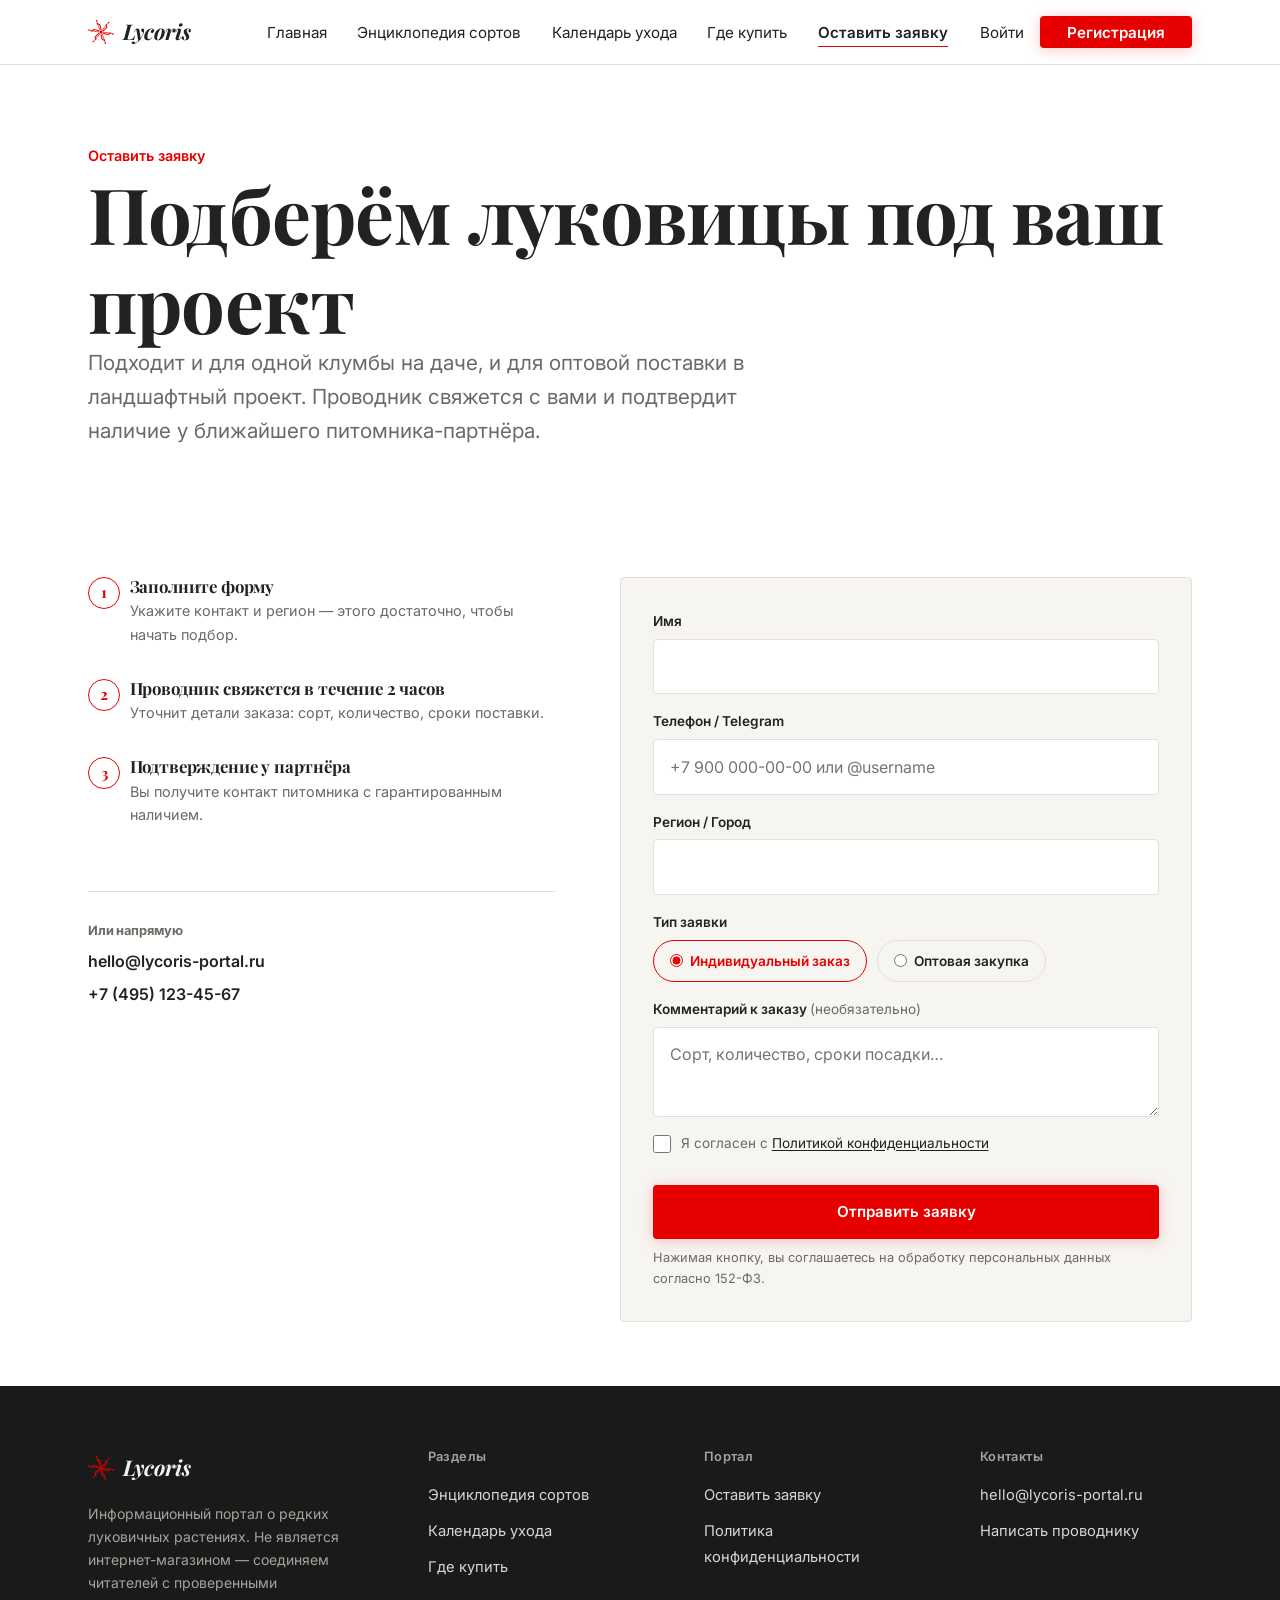
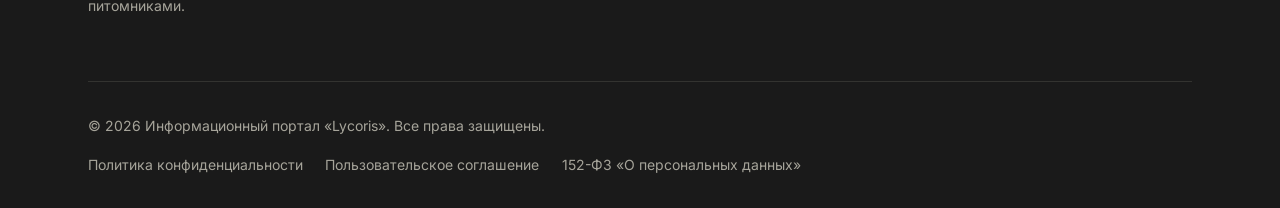
<file: contact.html>
<!DOCTYPE html>
<html lang="ru">
<head>
  <meta charset="UTF-8" />
  <meta name="viewport" content="width=device-width, initial-scale=1.0" />
  <link rel="icon" type="image/svg+xml" href="assets/favicon.svg" />
  <title>Оставить заявку — Lycoris</title>
  <meta name="description" content="Оставьте заявку на подбор и покупку луковиц ликориса — для индивидуального заказа или оптовой закупки для питомников и ландшафтных проектов." />
  <!-- Open Graph / Twitter: как ссылка на страницу выглядит в соцсетях и мессенджерах.
       Перед публикацией замените https://lycoris-portal.ru на реальный домен сайта. -->
  <meta property="og:type" content="website" />
  <meta property="og:site_name" content="Lycoris" />
  <meta property="og:locale" content="ru_RU" />
  <meta property="og:title" content="Оставить заявку — Lycoris" />
  <meta property="og:description" content="Оставьте заявку на подбор и покупку луковиц ликориса — для индивидуального заказа или оптовой закупки для питомников и ландшафтных проектов." />
  <meta property="og:url" content="https://lycoris-portal.ru/contact.html" />
  <meta property="og:image" content="https://commons.wikimedia.org/wiki/Special:FilePath/Red%20spider%20lily%20(Lycoris%20radiata).webp?width=1200" />
  <meta name="twitter:card" content="summary_large_image" />
  <meta name="twitter:title" content="Оставить заявку — Lycoris" />
  <meta name="twitter:description" content="Оставьте заявку на подбор и покупку луковиц ликориса — для индивидуального заказа или оптовой закупки для питомников и ландшафтных проектов." />
  <meta name="twitter:image" content="https://commons.wikimedia.org/wiki/Special:FilePath/Red%20spider%20lily%20(Lycoris%20radiata).webp?width=1200" />

  <link rel="preconnect" href="https://fonts.googleapis.com">
  <link rel="preconnect" href="https://fonts.gstatic.com" crossorigin>
  <link href="https://fonts.googleapis.com/css2?family=Playfair+Display:ital,wght@0,600;0,700;1,600&family=Inter:wght@400;500;600;700&display=swap" rel="stylesheet">

  <link rel="stylesheet" href="css/variables.css" />
  <link rel="stylesheet" href="css/base.css" />
  <link rel="stylesheet" href="css/components.css" />
  <link rel="stylesheet" href="css/animations.css" />
  <link rel="stylesheet" href="css/auth.css" />
  <link rel="stylesheet" href="css/contact.css" />

  <!--
    ЗАЩИТА ФОРМЫ ОТ СПАМА: Cloudflare Turnstile (п.7, п.8 ТЗ)
    1. Зарегистрируйте сайт: https://dash.cloudflare.com/?to=/:account/turnstile
    2. Замените YOUR_TURNSTILE_SITE_KEY на свой site key ниже и в форме (.cf-turnstile).
    3. Токен из скрытого поля "cf-turnstile-response" передайте на сервер
       для проверки через Turnstile Siteverify API.
  -->
  <script src="https://challenges.cloudflare.com/turnstile/v0/api.js" async defer></script>
</head>
<body>
  <a class="skip-link" href="#main">Перейти к содержимому</a>

  <header class="site-header is-solid">
    <div class="container">
      <a href="index.html" class="logo">
        <svg class="logo-mark" viewBox="0 0 100 100" fill="none" stroke="currentColor" stroke-width="4" stroke-linecap="round" aria-hidden="true"><path d="M50.0,39.9 Q48.0,31.3 44.9,21.1 Q39.7,18.3 34.5,18.3"/><path d="M58.7,45.0 Q65.2,38.9 72.5,31.2 Q72.3,25.3 69.7,20.8"/><path d="M58.7,55.0 Q67.2,57.7 77.6,60.0 Q82.6,56.9 85.2,52.5"/><path d="M50.0,60.1 Q52.0,68.7 55.1,78.9 Q60.3,81.7 65.5,81.7"/><path d="M41.3,55.0 Q34.8,61.1 27.5,68.8 Q27.7,74.7 30.3,79.2"/><path d="M41.3,45.0 Q32.8,42.3 22.4,40.0 Q17.4,43.1 14.8,47.5"/><path d="M52.2,46.2 Q66.6,25.4 79.3,13.8" stroke-width="2.6"/><circle cx="79.3" cy="13.8" r="2.8" fill="currentColor" stroke="none"/><path d="M54.4,50.0 Q79.6,52.1 96.0,57.3" stroke-width="2.6"/><circle cx="96.0" cy="57.3" r="2.8" fill="currentColor" stroke="none"/><path d="M52.2,53.8 Q63.0,76.7 66.7,93.5" stroke-width="2.6"/><circle cx="66.7" cy="93.5" r="2.8" fill="currentColor" stroke="none"/><path d="M47.8,53.8 Q33.4,74.6 20.7,86.2" stroke-width="2.6"/><circle cx="20.7" cy="86.2" r="2.8" fill="currentColor" stroke="none"/><path d="M45.6,50.0 Q20.4,47.9 4.0,42.7" stroke-width="2.6"/><circle cx="4.0" cy="42.7" r="2.8" fill="currentColor" stroke="none"/><path d="M47.8,46.2 Q37.0,23.3 33.3,6.5" stroke-width="2.6"/><circle cx="33.3" cy="6.5" r="2.8" fill="currentColor" stroke="none"/><circle cx="50" cy="50" r="5" fill="currentColor" stroke="none"/></svg>
        Lycoris
      </a>
      <button class="nav-toggle" aria-label="Открыть меню" aria-expanded="false"><span></span></button>
      <nav class="main-nav" aria-label="Основная навигация">
        <ul>
          <li><a href="index.html">Главная</a></li>
          <li><a href="catalog.html">Энциклопедия сортов</a></li>
          <li><a href="calendar.html">Календарь ухода</a></li>
          <li><a href="map.html">Где купить</a></li>
          <li><a href="contact.html" aria-current="page">Оставить заявку</a></li>
        </ul>
        <div class="nav-auth"></div>
      </nav>
    </div>
  </header>

  <main id="main">
    <section class="page-hero">
      <div class="container">
        <p class="eyebrow-tag">Оставить заявку</p>
        <h1>Подберём луковицы под ваш проект</h1>
        <p class="lead">Подходит и для одной клумбы на даче, и для оптовой поставки в ландшафтный проект. Проводник свяжется с вами и подтвердит наличие у ближайшего питомника-партнёра.</p>
      </div>
    </section>

    <section class="section-tight">
      <div class="container contact-grid">
        <div class="contact-side">
          <h2 class="visually-hidden">Как проходит работа по заявке</h2>
          <ol class="process-steps">
            <li>
              <h3>Заполните форму</h3>
              <p>Укажите контакт и регион — этого достаточно, чтобы начать подбор.</p>
            </li>
            <li>
              <h3>Проводник свяжется в течение 2 часов</h3>
              <p>Уточнит детали заказа: сорт, количество, сроки поставки.</p>
            </li>
            <li>
              <h3>Подтверждение у партнёра</h3>
              <p>Вы получите контакт питомника с гарантированным наличием.</p>
            </li>
          </ol>
          <div class="contact-direct">
            <h4>Или напрямую</h4>
            <a href="mailto:hello@lycoris-portal.ru">hello@lycoris-portal.ru</a>
            <a href="tel:+74951234567">+7 (495) 123-45-67</a>
          </div>
        </div>

        <form class="lead-form contact-form-card" novalidate id="contact-page-form">
          <div class="field">
            <label for="ct-name">Имя</label>
            <input type="text" id="ct-name" name="name" required />
            <span class="field-error">Пожалуйста, укажите имя</span>
          </div>
          <div class="field">
            <label for="ct-contact">Телефон / Telegram</label>
            <input type="text" id="ct-contact" name="contact" placeholder="+7 900 000-00-00 или @username" required />
            <span class="field-error">Укажите телефон или Telegram (@username)</span>
          </div>
          <div class="field">
            <label for="ct-region">Регион / Город</label>
            <input type="text" id="ct-region" name="region" required />
            <span class="field-error">Укажите регион или город</span>
          </div>

          <div class="field">
            <label>Тип заявки</label>
            <div class="radio-row">
              <label class="radio-pill"><input type="radio" name="orderType" value="Индивидуальный" checked /> Индивидуальный заказ</label>
              <label class="radio-pill"><input type="radio" name="orderType" value="Оптовый" /> Оптовая закупка</label>
            </div>
          </div>

          <div class="field">
            <label for="ct-comment">Комментарий к заказу <span class="optional">(необязательно)</span></label>
            <textarea id="ct-comment" name="comment" placeholder="Сорт, количество, сроки посадки…"></textarea>
          </div>

          <div class="checkbox-field">
            <input type="checkbox" id="ct-consent" name="consent" required />
            <label for="ct-consent">Я согласен с <a href="privacy.html">Политикой конфиденциальности</a></label>
          </div>

          <!-- Виджет Cloudflare Turnstile — невидимая проверка "не робот" -->
          <div class="cf-turnstile" data-sitekey="YOUR_TURNSTILE_SITE_KEY" data-theme="light"></div>

          <button type="submit" class="btn btn-primary btn-block">Отправить заявку</button>
          <p class="form-note">Нажимая кнопку, вы соглашаетесь на обработку персональных данных согласно 152-ФЗ.</p>
        </form>
      </div>
    </section>
  </main>

  <footer class="site-footer">
    <div class="container">
      <div class="footer-grid">
        <div class="footer-brand">
          <a href="index.html" class="logo">
            <svg class="logo-mark" viewBox="0 0 100 100" fill="none" stroke="currentColor" stroke-width="4" stroke-linecap="round" aria-hidden="true"><path d="M50.0,39.9 Q48.0,31.3 44.9,21.1 Q39.7,18.3 34.5,18.3"/><path d="M58.7,45.0 Q65.2,38.9 72.5,31.2 Q72.3,25.3 69.7,20.8"/><path d="M58.7,55.0 Q67.2,57.7 77.6,60.0 Q82.6,56.9 85.2,52.5"/><path d="M50.0,60.1 Q52.0,68.7 55.1,78.9 Q60.3,81.7 65.5,81.7"/><path d="M41.3,55.0 Q34.8,61.1 27.5,68.8 Q27.7,74.7 30.3,79.2"/><path d="M41.3,45.0 Q32.8,42.3 22.4,40.0 Q17.4,43.1 14.8,47.5"/><path d="M52.2,46.2 Q66.6,25.4 79.3,13.8" stroke-width="2.6"/><circle cx="79.3" cy="13.8" r="2.8" fill="currentColor" stroke="none"/><path d="M54.4,50.0 Q79.6,52.1 96.0,57.3" stroke-width="2.6"/><circle cx="96.0" cy="57.3" r="2.8" fill="currentColor" stroke="none"/><path d="M52.2,53.8 Q63.0,76.7 66.7,93.5" stroke-width="2.6"/><circle cx="66.7" cy="93.5" r="2.8" fill="currentColor" stroke="none"/><path d="M47.8,53.8 Q33.4,74.6 20.7,86.2" stroke-width="2.6"/><circle cx="20.7" cy="86.2" r="2.8" fill="currentColor" stroke="none"/><path d="M45.6,50.0 Q20.4,47.9 4.0,42.7" stroke-width="2.6"/><circle cx="4.0" cy="42.7" r="2.8" fill="currentColor" stroke="none"/><path d="M47.8,46.2 Q37.0,23.3 33.3,6.5" stroke-width="2.6"/><circle cx="33.3" cy="6.5" r="2.8" fill="currentColor" stroke="none"/><circle cx="50" cy="50" r="5" fill="currentColor" stroke="none"/></svg>
            Lycoris
          </a>
          <p>Информационный портал о редких луковичных растениях. Не является интернет-магазином — соединяем читателей с проверенными питомниками.</p>
        </div>
        <div class="footer-col">
          <h2>Разделы</h2>
          <ul>
            <li><a href="catalog.html">Энциклопедия сортов</a></li>
            <li><a href="calendar.html">Календарь ухода</a></li>
            <li><a href="map.html">Где купить</a></li>
          </ul>
        </div>
        <div class="footer-col">
          <h2>Портал</h2>
          <ul>
            <li><a href="contact.html">Оставить заявку</a></li>
            <li><a href="privacy.html">Политика конфиденциальности</a></li>
          </ul>
        </div>
        <div class="footer-col">
          <h2>Контакты</h2>
          <ul>
            <li><a href="mailto:hello@lycoris-portal.ru">hello@lycoris-portal.ru</a></li>
            <li><a href="contact.html">Написать проводнику</a></li>
          </ul>
        </div>
      </div>
      <div class="footer-bottom">
        <p>© <span id="current-year"></span> Информационный портал «Lycoris». Все права защищены.</p>
        <div class="footer-legal">
          <a href="privacy.html">Политика конфиденциальности</a>
          <a href="privacy.html#terms">Пользовательское соглашение</a>
          <a href="privacy.html#152fz">152-ФЗ «О персональных данных»</a>
        </div>
      </div>
    </div>
  </footer>

  <template id="success-template">
    <div class="success-box">
      <div class="success-icon">
        <svg viewBox="0 0 24 24" fill="none" stroke="currentColor" stroke-width="2.5"><path d="M5 13l4 4L19 7"/></svg>
      </div>
      <h3>Ваша заявка принята</h3>
      <p>Проводник свяжется с вами в течение 2 часов.</p>
    </div>
  </template>

  <script src="js/db.js"></script>
  <script src="js/auth.js"></script>
  <script src="js/data.js"></script>
  <script src="js/main.js"></script>
  <script src="js/form.js"></script>
</body>
</html>
</file>
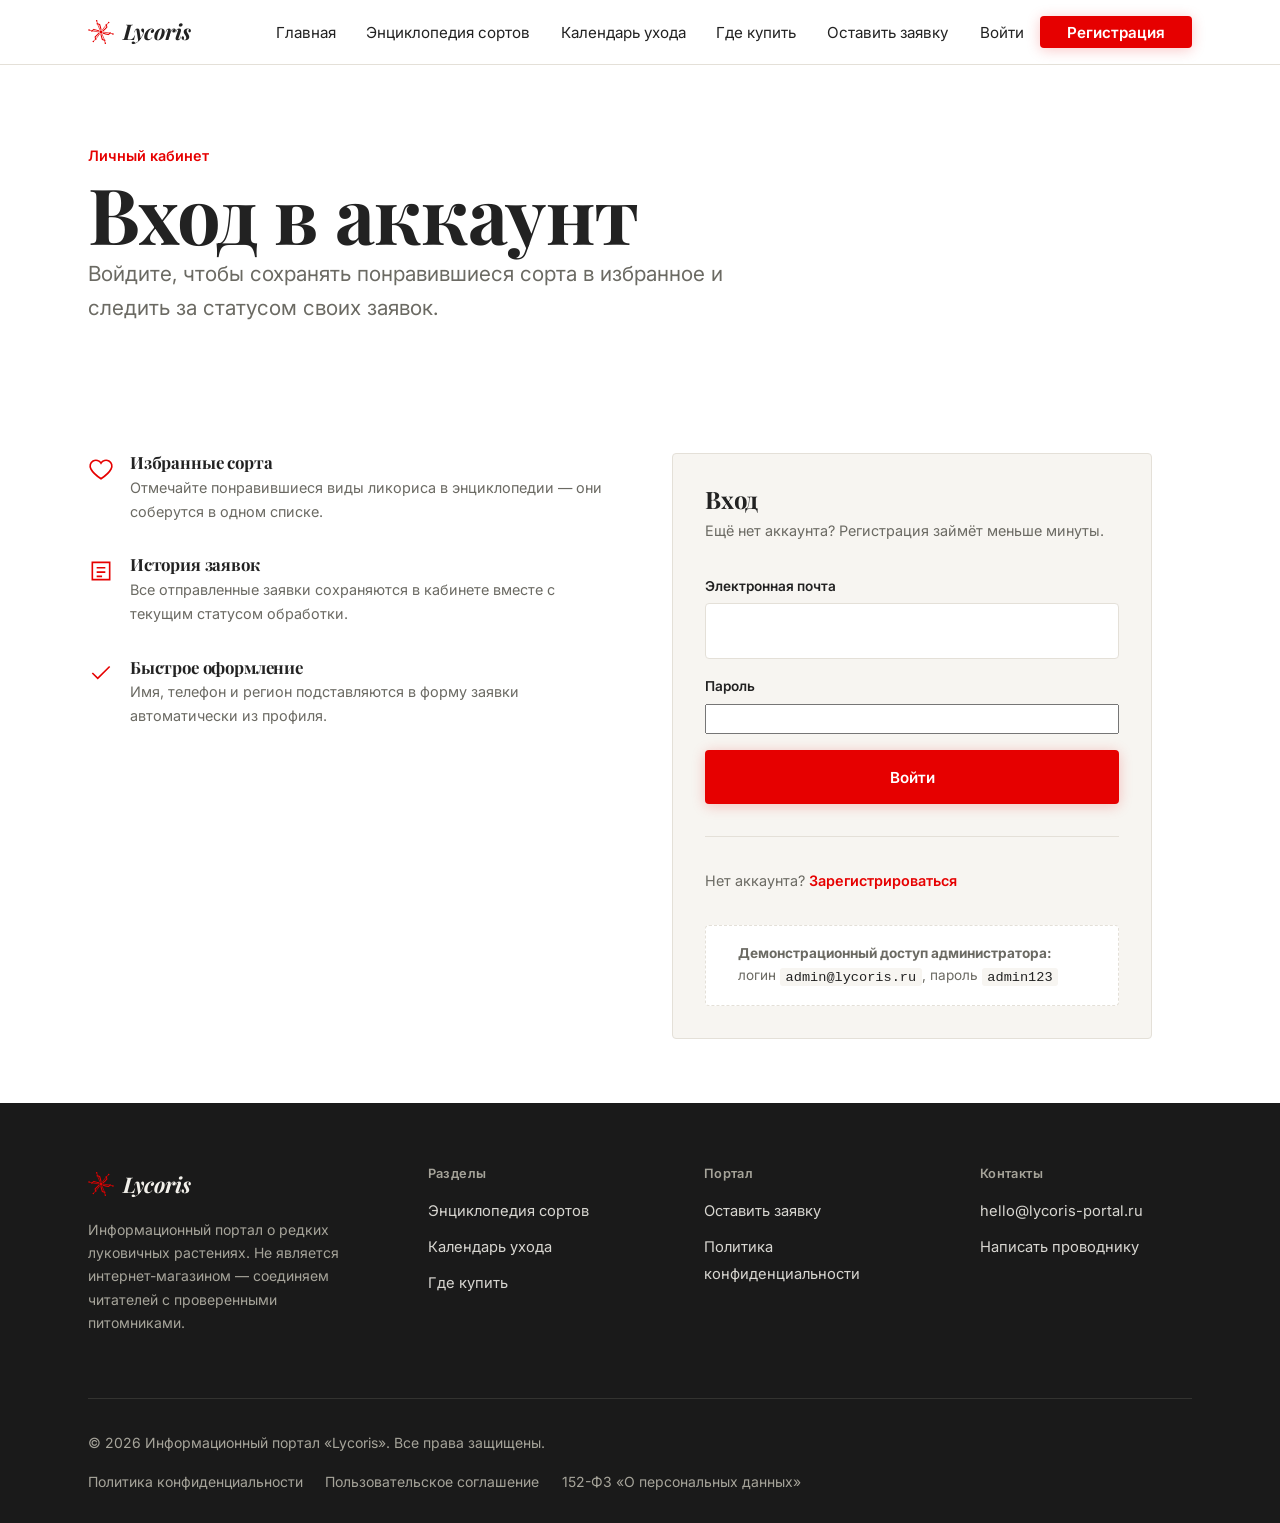
<file: login.html>
<!DOCTYPE html>
<html lang="ru">
<head>
  <meta charset="UTF-8" />
  <meta name="viewport" content="width=device-width, initial-scale=1.0" />
  <link rel="icon" type="image/svg+xml" href="assets/favicon.svg" />
  <title>Вход — Lycoris</title>
  <meta name="description" content="Вход в личный кабинет портала Lycoris." />
  <meta name="robots" content="noindex" />

  <link rel="preconnect" href="https://fonts.googleapis.com">
  <link rel="preconnect" href="https://fonts.gstatic.com" crossorigin>
  <link href="https://fonts.googleapis.com/css2?family=Playfair+Display:ital,wght@0,600;0,700;1,600&family=Inter:wght@400;500;600;700&display=swap" rel="stylesheet">

  <link rel="stylesheet" href="css/variables.css" />
  <link rel="stylesheet" href="css/base.css" />
  <link rel="stylesheet" href="css/components.css" />
  <link rel="stylesheet" href="css/animations.css" />
  <link rel="stylesheet" href="css/auth.css" />

</head>
<body>
  <a class="skip-link" href="#main">Перейти к содержимому</a>

  <header class="site-header is-solid">
    <div class="container">
      <a href="index.html" class="logo">
        <svg class="logo-mark" viewBox="0 0 100 100" fill="none" stroke="currentColor" stroke-width="4" stroke-linecap="round" aria-hidden="true"><path d="M50.0,39.9 Q48.0,31.3 44.9,21.1 Q39.7,18.3 34.5,18.3"/><path d="M58.7,45.0 Q65.2,38.9 72.5,31.2 Q72.3,25.3 69.7,20.8"/><path d="M58.7,55.0 Q67.2,57.7 77.6,60.0 Q82.6,56.9 85.2,52.5"/><path d="M50.0,60.1 Q52.0,68.7 55.1,78.9 Q60.3,81.7 65.5,81.7"/><path d="M41.3,55.0 Q34.8,61.1 27.5,68.8 Q27.7,74.7 30.3,79.2"/><path d="M41.3,45.0 Q32.8,42.3 22.4,40.0 Q17.4,43.1 14.8,47.5"/><path d="M52.2,46.2 Q66.6,25.4 79.3,13.8" stroke-width="2.6"/><circle cx="79.3" cy="13.8" r="2.8" fill="currentColor" stroke="none"/><path d="M54.4,50.0 Q79.6,52.1 96.0,57.3" stroke-width="2.6"/><circle cx="96.0" cy="57.3" r="2.8" fill="currentColor" stroke="none"/><path d="M52.2,53.8 Q63.0,76.7 66.7,93.5" stroke-width="2.6"/><circle cx="66.7" cy="93.5" r="2.8" fill="currentColor" stroke="none"/><path d="M47.8,53.8 Q33.4,74.6 20.7,86.2" stroke-width="2.6"/><circle cx="20.7" cy="86.2" r="2.8" fill="currentColor" stroke="none"/><path d="M45.6,50.0 Q20.4,47.9 4.0,42.7" stroke-width="2.6"/><circle cx="4.0" cy="42.7" r="2.8" fill="currentColor" stroke="none"/><path d="M47.8,46.2 Q37.0,23.3 33.3,6.5" stroke-width="2.6"/><circle cx="33.3" cy="6.5" r="2.8" fill="currentColor" stroke="none"/><circle cx="50" cy="50" r="5" fill="currentColor" stroke="none"/></svg>
        Lycoris
      </a>
      <button class="nav-toggle" aria-label="Открыть меню" aria-expanded="false"><span></span></button>
      <nav class="main-nav" aria-label="Основная навигация">
        <ul>
          <li><a href="index.html">Главная</a></li>
          <li><a href="catalog.html">Энциклопедия сортов</a></li>
          <li><a href="calendar.html">Календарь ухода</a></li>
          <li><a href="map.html">Где купить</a></li>
          <li><a href="contact.html">Оставить заявку</a></li>
        </ul>
        <div class="nav-auth"></div>
      </nav>
    </div>
  </header>

  <main id="main">
    <section class="page-hero section-tight">
      <div class="container">
        <p class="eyebrow-tag">Личный кабинет</p>
        <h1>Вход в аккаунт</h1>
        <p class="lead">Войдите, чтобы сохранять понравившиеся сорта в избранное и следить за статусом своих заявок.</p>
      </div>
    </section>

    <section class="section-tight">
      <div class="container auth-layout">
        <div class="auth-benefits">
          <h2 class="visually-hidden">Возможности личного кабинета</h2>
          <div class="auth-benefit">
            <svg viewBox="0 0 24 24" fill="none" stroke="currentColor" stroke-width="1.5" aria-hidden="true"><path d="M12 21s-7-4.6-9.3-9A5.3 5.3 0 0 1 12 6.6 5.3 5.3 0 0 1 21.3 12c-2.3 4.4-9.3 9-9.3 9Z"/></svg>
            <div>
              <h3>Избранные сорта</h3>
              <p>Отмечайте понравившиеся виды ликориса в энциклопедии — они соберутся в одном списке.</p>
            </div>
          </div>
          <div class="auth-benefit">
            <svg viewBox="0 0 24 24" fill="none" stroke="currentColor" stroke-width="1.5" aria-hidden="true"><path d="M4 4h16v16H4z"/><path d="M8 9h8M8 13h8M8 17h5"/></svg>
            <div>
              <h3>История заявок</h3>
              <p>Все отправленные заявки сохраняются в кабинете вместе с текущим статусом обработки.</p>
            </div>
          </div>
          <div class="auth-benefit">
            <svg viewBox="0 0 24 24" fill="none" stroke="currentColor" stroke-width="1.5" aria-hidden="true"><path d="M20 6 9 17l-5-5"/></svg>
            <div>
              <h3>Быстрое оформление</h3>
              <p>Имя, телефон и регион подставляются в форму заявки автоматически из профиля.</p>
            </div>
          </div>
        </div>

        <div class="auth-card">
          <h2>Вход</h2>
          <p class="auth-sub">Ещё нет аккаунта? Регистрация займёт меньше минуты.</p>

          <div class="auth-alert" id="login-alert" role="alert"></div>

          <form id="login-form" novalidate>
            <div class="field">
              <label for="login-email">Электронная почта</label>
              <input type="text" id="login-email" name="email" autocomplete="username" required />
              <span class="field-error">Укажите адрес почты</span>
            </div>
            <div class="field">
              <label for="login-password">Пароль</label>
              <input type="password" id="login-password" name="password" autocomplete="current-password" required />
              <span class="field-error">Введите пароль</span>
            </div>
            <button type="submit" class="btn btn-primary btn-block">Войти</button>
          </form>

          <p class="auth-switch">Нет аккаунта? <a href="register.html">Зарегистрироваться</a></p>

          <div class="auth-hint">
            <strong>Демонстрационный доступ администратора:</strong><br>
            логин <code>admin@lycoris.ru</code>, пароль <code>admin123</code>
          </div>
        </div>
      </div>
    </section>
  </main>

  <footer class="site-footer">
    <div class="container">
      <div class="footer-grid">
        <div class="footer-brand">
          <a href="index.html" class="logo">
            <svg class="logo-mark" viewBox="0 0 100 100" fill="none" stroke="currentColor" stroke-width="4" stroke-linecap="round" aria-hidden="true"><path d="M50.0,39.9 Q48.0,31.3 44.9,21.1 Q39.7,18.3 34.5,18.3"/><path d="M58.7,45.0 Q65.2,38.9 72.5,31.2 Q72.3,25.3 69.7,20.8"/><path d="M58.7,55.0 Q67.2,57.7 77.6,60.0 Q82.6,56.9 85.2,52.5"/><path d="M50.0,60.1 Q52.0,68.7 55.1,78.9 Q60.3,81.7 65.5,81.7"/><path d="M41.3,55.0 Q34.8,61.1 27.5,68.8 Q27.7,74.7 30.3,79.2"/><path d="M41.3,45.0 Q32.8,42.3 22.4,40.0 Q17.4,43.1 14.8,47.5"/><path d="M52.2,46.2 Q66.6,25.4 79.3,13.8" stroke-width="2.6"/><circle cx="79.3" cy="13.8" r="2.8" fill="currentColor" stroke="none"/><path d="M54.4,50.0 Q79.6,52.1 96.0,57.3" stroke-width="2.6"/><circle cx="96.0" cy="57.3" r="2.8" fill="currentColor" stroke="none"/><path d="M52.2,53.8 Q63.0,76.7 66.7,93.5" stroke-width="2.6"/><circle cx="66.7" cy="93.5" r="2.8" fill="currentColor" stroke="none"/><path d="M47.8,53.8 Q33.4,74.6 20.7,86.2" stroke-width="2.6"/><circle cx="20.7" cy="86.2" r="2.8" fill="currentColor" stroke="none"/><path d="M45.6,50.0 Q20.4,47.9 4.0,42.7" stroke-width="2.6"/><circle cx="4.0" cy="42.7" r="2.8" fill="currentColor" stroke="none"/><path d="M47.8,46.2 Q37.0,23.3 33.3,6.5" stroke-width="2.6"/><circle cx="33.3" cy="6.5" r="2.8" fill="currentColor" stroke="none"/><circle cx="50" cy="50" r="5" fill="currentColor" stroke="none"/></svg>
            Lycoris
          </a>
          <p>Информационный портал о редких луковичных растениях. Не является интернет-магазином — соединяем читателей с проверенными питомниками.</p>
        </div>
        <div class="footer-col">
          <h2>Разделы</h2>
          <ul>
            <li><a href="catalog.html">Энциклопедия сортов</a></li>
            <li><a href="calendar.html">Календарь ухода</a></li>
            <li><a href="map.html">Где купить</a></li>
          </ul>
        </div>
        <div class="footer-col">
          <h2>Портал</h2>
          <ul>
            <li><a href="contact.html">Оставить заявку</a></li>
            <li><a href="privacy.html">Политика конфиденциальности</a></li>
          </ul>
        </div>
        <div class="footer-col">
          <h2>Контакты</h2>
          <ul>
            <li><a href="mailto:hello@lycoris-portal.ru">hello@lycoris-portal.ru</a></li>
            <li><a href="contact.html">Написать проводнику</a></li>
          </ul>
        </div>
      </div>
      <div class="footer-bottom">
        <p>© <span id="current-year"></span> Информационный портал «Lycoris». Все права защищены.</p>
        <div class="footer-legal">
          <a href="privacy.html">Политика конфиденциальности</a>
          <a href="privacy.html#terms">Пользовательское соглашение</a>
          <a href="privacy.html#152fz">152-ФЗ «О персональных данных»</a>
        </div>
      </div>
    </div>
  </footer>

  <script src="js/db.js"></script>
  <script src="js/auth.js"></script>
  <script src="js/main.js"></script>
  <script src="js/login.js"></script>
</body>
</html>
</file>
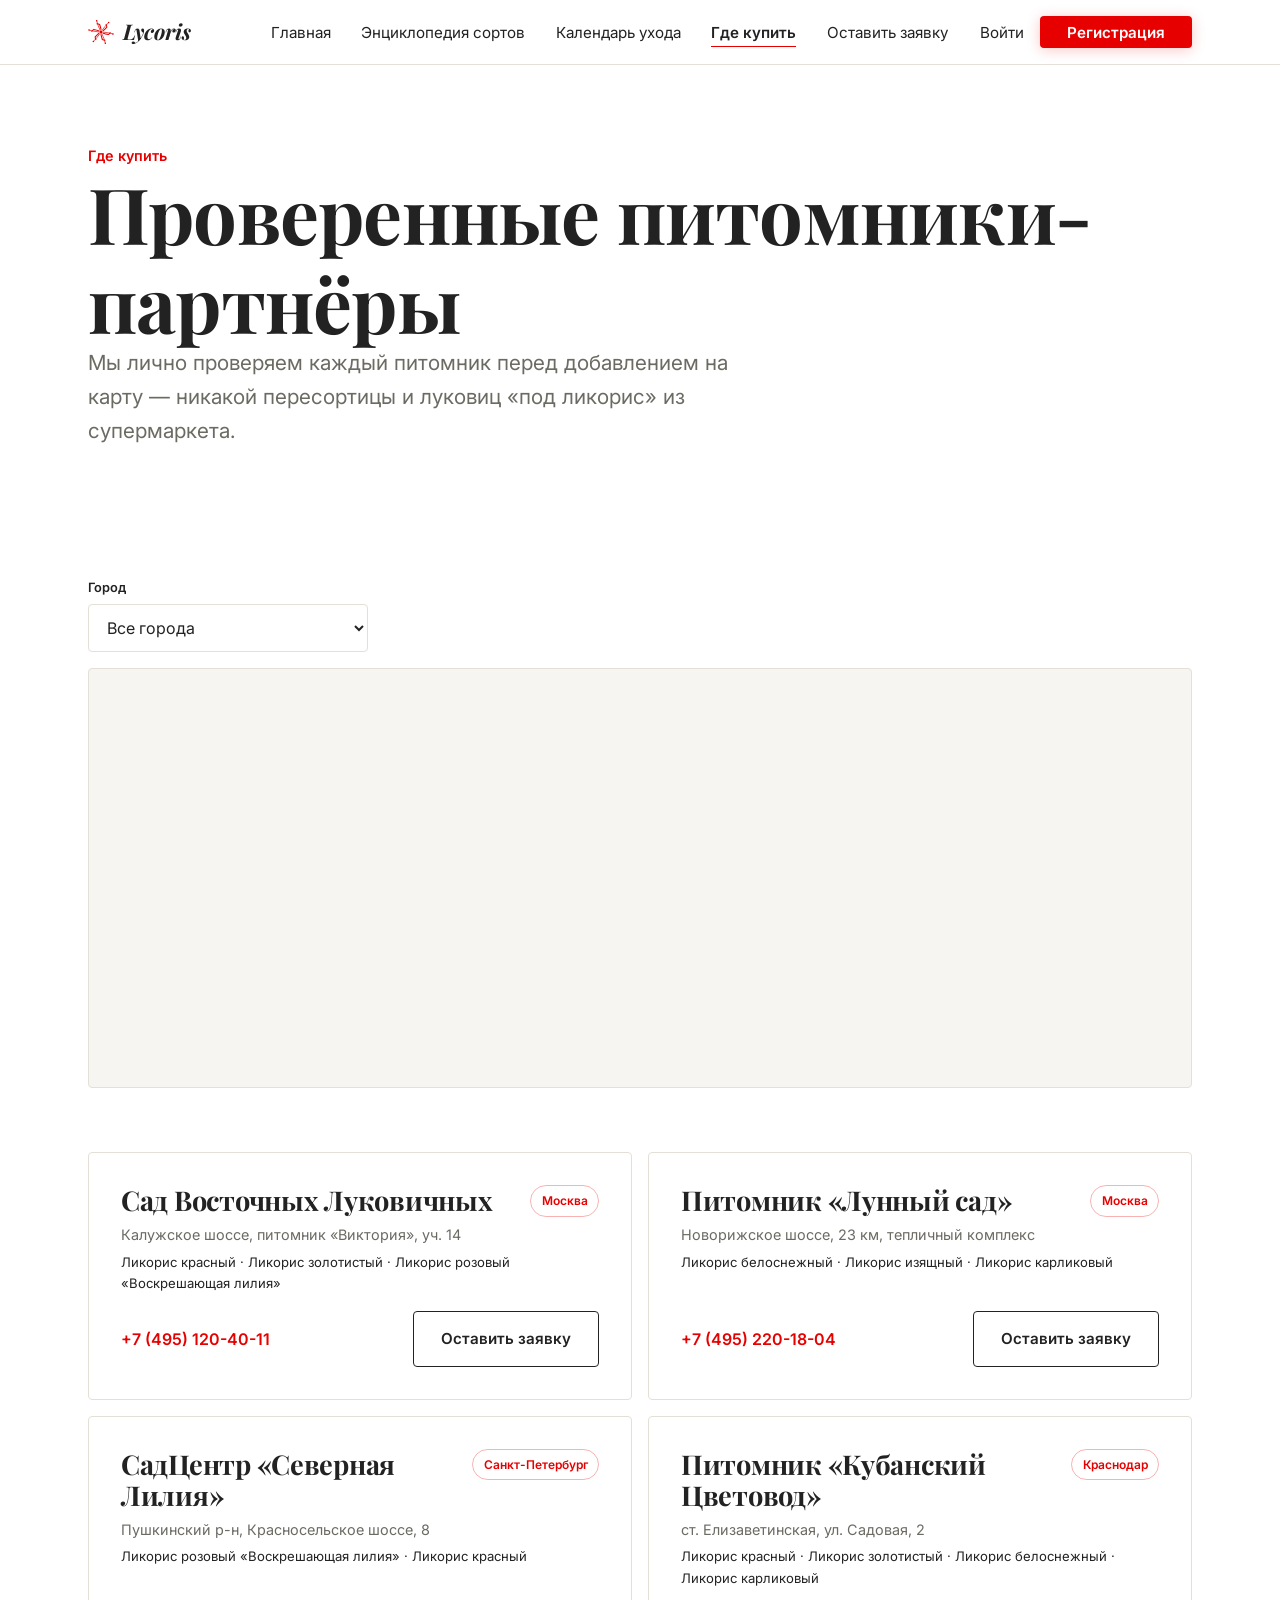
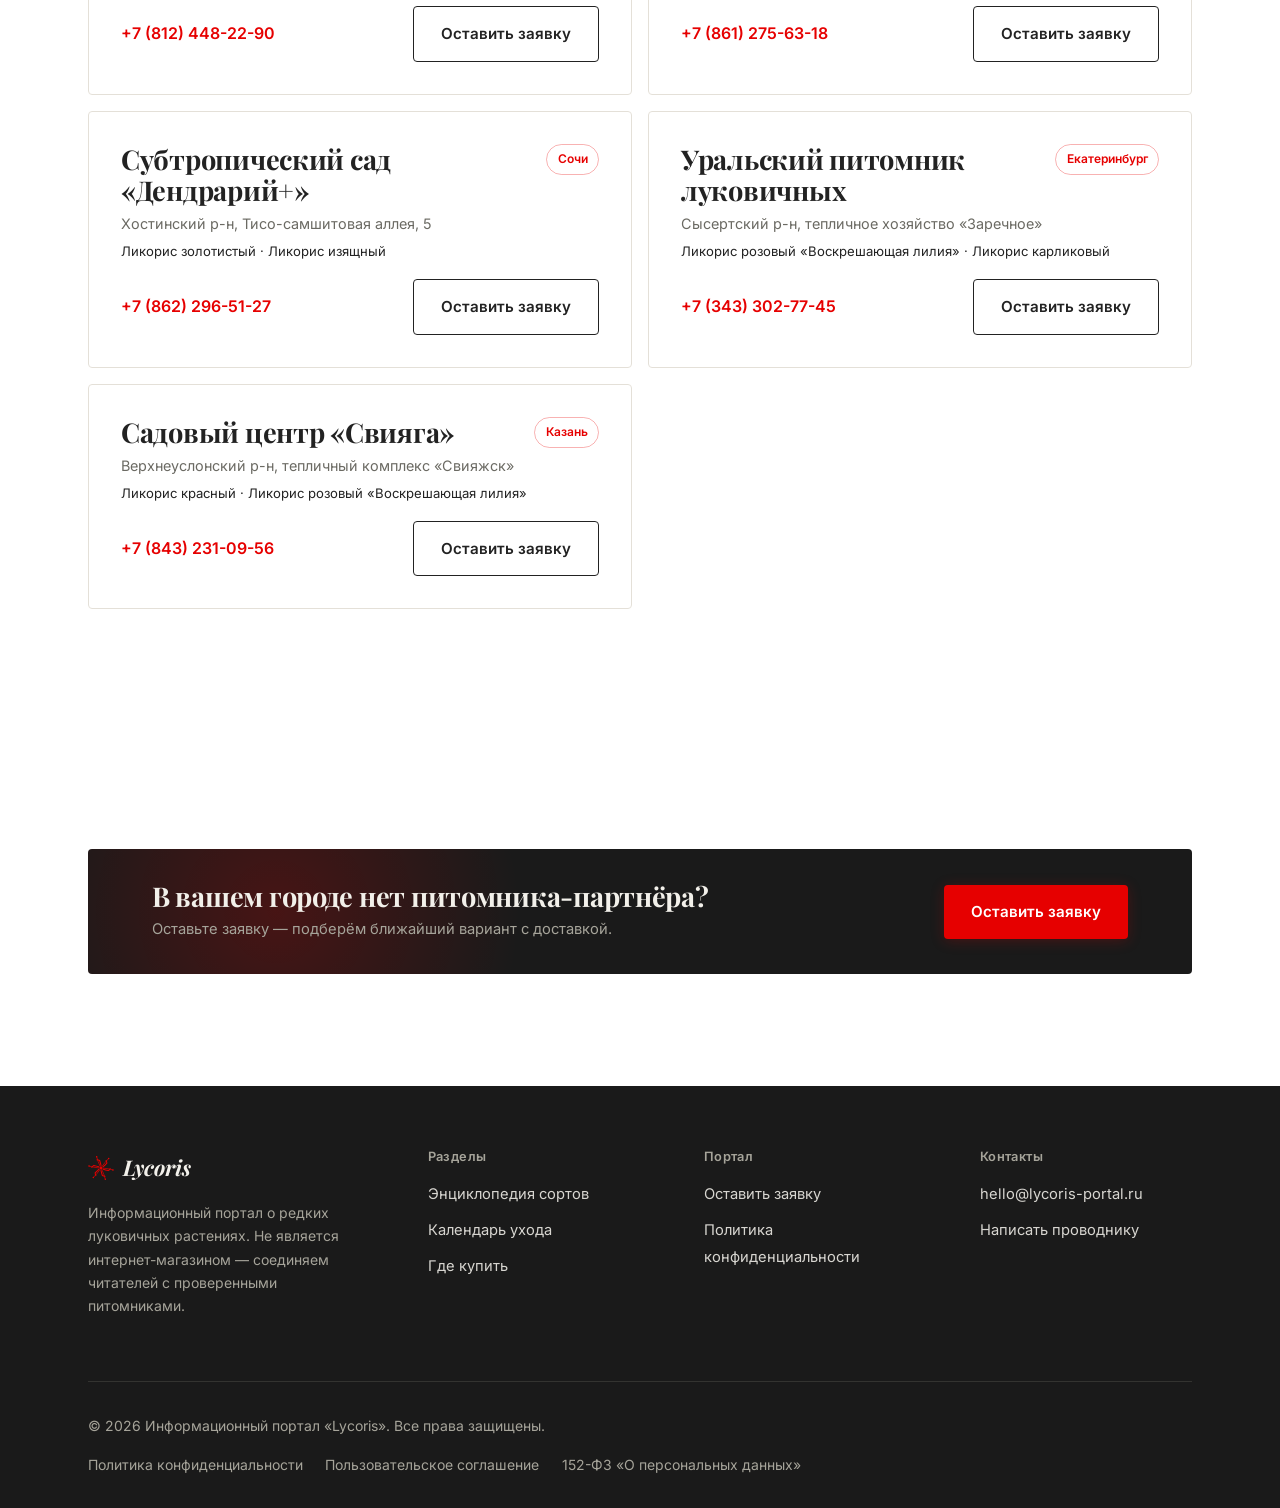
<file: map.html>
<!DOCTYPE html>
<html lang="ru">
<head>
  <meta charset="UTF-8" />
  <meta name="viewport" content="width=device-width, initial-scale=1.0" />
  <link rel="icon" type="image/svg+xml" href="assets/favicon.svg" />
  <title>Где купить — питомники-партнёры — Lycoris</title>
  <meta name="description" content="Карта проверенных питомников-партнёров, где можно приобрести луковицы ликориса. Фильтр по городу." />
  <!-- Open Graph / Twitter: как ссылка на страницу выглядит в соцсетях и мессенджерах.
       Перед публикацией замените https://lycoris-portal.ru на реальный домен сайта. -->
  <meta property="og:type" content="website" />
  <meta property="og:site_name" content="Lycoris" />
  <meta property="og:locale" content="ru_RU" />
  <meta property="og:title" content="Где купить — питомники-партнёры — Lycoris" />
  <meta property="og:description" content="Карта проверенных питомников-партнёров, где можно приобрести луковицы ликориса. Фильтр по городу." />
  <meta property="og:url" content="https://lycoris-portal.ru/map.html" />
  <meta property="og:image" content="https://commons.wikimedia.org/wiki/Special:FilePath/Red%20spider%20lily%20(Lycoris%20radiata).webp?width=1200" />
  <meta name="twitter:card" content="summary_large_image" />
  <meta name="twitter:title" content="Где купить — питомники-партнёры — Lycoris" />
  <meta name="twitter:description" content="Карта проверенных питомников-партнёров, где можно приобрести луковицы ликориса. Фильтр по городу." />
  <meta name="twitter:image" content="https://commons.wikimedia.org/wiki/Special:FilePath/Red%20spider%20lily%20(Lycoris%20radiata).webp?width=1200" />

  <link rel="preconnect" href="https://fonts.googleapis.com">
  <link rel="preconnect" href="https://fonts.gstatic.com" crossorigin>
  <link href="https://fonts.googleapis.com/css2?family=Playfair+Display:ital,wght@0,600;0,700;1,600&family=Inter:wght@400;500;600;700&display=swap" rel="stylesheet">

  <link rel="stylesheet" href="css/variables.css" />
  <link rel="stylesheet" href="css/base.css" />
  <link rel="stylesheet" href="css/components.css" />
  <link rel="stylesheet" href="css/animations.css" />
  <link rel="stylesheet" href="css/auth.css" />
  <link rel="stylesheet" href="css/map.css" />

  <!--
    ИНТЕГРАЦИЯ ЯНДЕКС.КАРТ (п.4, п.8 ТЗ)
    Замените YOUR_YANDEX_MAPS_API_KEY на ключ из https://developer.tech.yandex.ru/services/
    Пока ключ не указан, страница автоматически покажет список питомников
    без карты — см. js/map.js.
  -->
  <script src="https://api-maps.yandex.ru/2.1/?apikey=YOUR_YANDEX_MAPS_API_KEY&lang=ru_RU" defer></script>
</head>
<body>
  <a class="skip-link" href="#main">Перейти к содержимому</a>

  <header class="site-header is-solid">
    <div class="container">
      <a href="index.html" class="logo">
        <svg class="logo-mark" viewBox="0 0 100 100" fill="none" stroke="currentColor" stroke-width="4" stroke-linecap="round" aria-hidden="true"><path d="M50.0,39.9 Q48.0,31.3 44.9,21.1 Q39.7,18.3 34.5,18.3"/><path d="M58.7,45.0 Q65.2,38.9 72.5,31.2 Q72.3,25.3 69.7,20.8"/><path d="M58.7,55.0 Q67.2,57.7 77.6,60.0 Q82.6,56.9 85.2,52.5"/><path d="M50.0,60.1 Q52.0,68.7 55.1,78.9 Q60.3,81.7 65.5,81.7"/><path d="M41.3,55.0 Q34.8,61.1 27.5,68.8 Q27.7,74.7 30.3,79.2"/><path d="M41.3,45.0 Q32.8,42.3 22.4,40.0 Q17.4,43.1 14.8,47.5"/><path d="M52.2,46.2 Q66.6,25.4 79.3,13.8" stroke-width="2.6"/><circle cx="79.3" cy="13.8" r="2.8" fill="currentColor" stroke="none"/><path d="M54.4,50.0 Q79.6,52.1 96.0,57.3" stroke-width="2.6"/><circle cx="96.0" cy="57.3" r="2.8" fill="currentColor" stroke="none"/><path d="M52.2,53.8 Q63.0,76.7 66.7,93.5" stroke-width="2.6"/><circle cx="66.7" cy="93.5" r="2.8" fill="currentColor" stroke="none"/><path d="M47.8,53.8 Q33.4,74.6 20.7,86.2" stroke-width="2.6"/><circle cx="20.7" cy="86.2" r="2.8" fill="currentColor" stroke="none"/><path d="M45.6,50.0 Q20.4,47.9 4.0,42.7" stroke-width="2.6"/><circle cx="4.0" cy="42.7" r="2.8" fill="currentColor" stroke="none"/><path d="M47.8,46.2 Q37.0,23.3 33.3,6.5" stroke-width="2.6"/><circle cx="33.3" cy="6.5" r="2.8" fill="currentColor" stroke="none"/><circle cx="50" cy="50" r="5" fill="currentColor" stroke="none"/></svg>
        Lycoris
      </a>
      <button class="nav-toggle" aria-label="Открыть меню" aria-expanded="false"><span></span></button>
      <nav class="main-nav" aria-label="Основная навигация">
        <ul>
          <li><a href="index.html">Главная</a></li>
          <li><a href="catalog.html">Энциклопедия сортов</a></li>
          <li><a href="calendar.html">Календарь ухода</a></li>
          <li><a href="map.html" aria-current="page">Где купить</a></li>
          <li><a href="contact.html">Оставить заявку</a></li>
        </ul>
        <div class="nav-auth"></div>
      </nav>
    </div>
  </header>

  <main id="main">
    <section class="page-hero">
      <div class="container">
        <p class="eyebrow-tag">Где купить</p>
        <h1>Проверенные питомники-партнёры</h1>
        <p class="lead">Мы лично проверяем каждый питомник перед добавлением на карту — никакой пересортицы и луковиц «под ликорис» из супермаркета.</p>
      </div>
    </section>

    <section class="section-tight">
      <div class="container">
        <div class="map-filter-bar">
          <div class="filter-control">
            <label for="filter-city">Город</label>
            <select id="filter-city"></select>
          </div>
        </div>

        <div id="nursery-map" class="nursery-map"></div>

        <h2 class="visually-hidden">Список питомников-партнёров</h2>
        <div id="nursery-list" class="nursery-list"></div>
      </div>
    </section>

    <section class="section">
      <div class="container">
        <div class="promo-banner reveal">
          <div>
            <h3>В вашем городе нет питомника-партнёра?</h3>
            <p>Оставьте заявку — подберём ближайший вариант с доставкой.</p>
          </div>
          <button type="button" class="btn btn-primary" data-open-modal>Оставить заявку</button>
        </div>
      </div>
    </section>
  </main>

  <footer class="site-footer">
    <div class="container">
      <div class="footer-grid">
        <div class="footer-brand">
          <a href="index.html" class="logo">
            <svg class="logo-mark" viewBox="0 0 100 100" fill="none" stroke="currentColor" stroke-width="4" stroke-linecap="round" aria-hidden="true"><path d="M50.0,39.9 Q48.0,31.3 44.9,21.1 Q39.7,18.3 34.5,18.3"/><path d="M58.7,45.0 Q65.2,38.9 72.5,31.2 Q72.3,25.3 69.7,20.8"/><path d="M58.7,55.0 Q67.2,57.7 77.6,60.0 Q82.6,56.9 85.2,52.5"/><path d="M50.0,60.1 Q52.0,68.7 55.1,78.9 Q60.3,81.7 65.5,81.7"/><path d="M41.3,55.0 Q34.8,61.1 27.5,68.8 Q27.7,74.7 30.3,79.2"/><path d="M41.3,45.0 Q32.8,42.3 22.4,40.0 Q17.4,43.1 14.8,47.5"/><path d="M52.2,46.2 Q66.6,25.4 79.3,13.8" stroke-width="2.6"/><circle cx="79.3" cy="13.8" r="2.8" fill="currentColor" stroke="none"/><path d="M54.4,50.0 Q79.6,52.1 96.0,57.3" stroke-width="2.6"/><circle cx="96.0" cy="57.3" r="2.8" fill="currentColor" stroke="none"/><path d="M52.2,53.8 Q63.0,76.7 66.7,93.5" stroke-width="2.6"/><circle cx="66.7" cy="93.5" r="2.8" fill="currentColor" stroke="none"/><path d="M47.8,53.8 Q33.4,74.6 20.7,86.2" stroke-width="2.6"/><circle cx="20.7" cy="86.2" r="2.8" fill="currentColor" stroke="none"/><path d="M45.6,50.0 Q20.4,47.9 4.0,42.7" stroke-width="2.6"/><circle cx="4.0" cy="42.7" r="2.8" fill="currentColor" stroke="none"/><path d="M47.8,46.2 Q37.0,23.3 33.3,6.5" stroke-width="2.6"/><circle cx="33.3" cy="6.5" r="2.8" fill="currentColor" stroke="none"/><circle cx="50" cy="50" r="5" fill="currentColor" stroke="none"/></svg>
            Lycoris
          </a>
          <p>Информационный портал о редких луковичных растениях. Не является интернет-магазином — соединяем читателей с проверенными питомниками.</p>
        </div>
        <div class="footer-col">
          <h2>Разделы</h2>
          <ul>
            <li><a href="catalog.html">Энциклопедия сортов</a></li>
            <li><a href="calendar.html">Календарь ухода</a></li>
            <li><a href="map.html">Где купить</a></li>
          </ul>
        </div>
        <div class="footer-col">
          <h2>Портал</h2>
          <ul>
            <li><a href="contact.html">Оставить заявку</a></li>
            <li><a href="privacy.html">Политика конфиденциальности</a></li>
          </ul>
        </div>
        <div class="footer-col">
          <h2>Контакты</h2>
          <ul>
            <li><a href="mailto:hello@lycoris-portal.ru">hello@lycoris-portal.ru</a></li>
            <li><a href="contact.html">Написать проводнику</a></li>
          </ul>
        </div>
      </div>
      <div class="footer-bottom">
        <p>© <span id="current-year"></span> Информационный портал «Lycoris». Все права защищены.</p>
        <div class="footer-legal">
          <a href="privacy.html">Политика конфиденциальности</a>
          <a href="privacy.html#terms">Пользовательское соглашение</a>
          <a href="privacy.html#152fz">152-ФЗ «О персональных данных»</a>
        </div>
      </div>
    </div>
  </footer>

  <div id="lead-modal" class="modal-overlay" aria-hidden="true">
    <div class="modal-box">
      <button type="button" class="modal-close" data-close-modal aria-label="Закрыть окно">
        <svg viewBox="0 0 24 24" fill="none" stroke="currentColor" stroke-width="2"><path d="M6 6l12 12M18 6L6 18"/></svg>
      </button>
      <h3>Оставить заявку</h3>
      <p class="modal-sub">Проводник свяжется с вами и подтвердит наличие у партнёров.</p>
      <form class="lead-form" novalidate>
        <div class="field" style="display:none">
          <label for="modal-context">Интересует</label>
          <input type="text" id="modal-context" name="context" readonly />
        </div>
        <div class="field">
          <label for="md-name">Имя</label>
          <input type="text" id="md-name" name="name" required />
          <span class="field-error">Пожалуйста, укажите имя</span>
        </div>
        <div class="field">
          <label for="md-contact">Телефон / Telegram</label>
          <input type="text" id="md-contact" name="contact" placeholder="+7 900 000-00-00 или @username" required />
          <span class="field-error">Проверьте формат контакта</span>
        </div>
        <div class="field">
          <label for="md-region">Регион / Город</label>
          <input type="text" id="md-region" name="region" required />
          <span class="field-error">Укажите город</span>
        </div>
        <div class="field">
          <label for="md-comment">Комментарий к заказу <span class="optional">(необязательно)</span></label>
          <textarea id="md-comment" name="comment"></textarea>
        </div>
        <div class="checkbox-field">
          <input type="checkbox" id="md-consent" name="consent" required />
          <label for="md-consent">Я согласен с <a href="privacy.html">Политикой конфиденциальности</a></label>
        </div>
        <button type="submit" class="btn btn-primary btn-block">Отправить заявку</button>
      </form>
    </div>
  </div>

  <template id="success-template">
    <div class="success-box">
      <div class="success-icon">
        <svg viewBox="0 0 24 24" fill="none" stroke="currentColor" stroke-width="2.5"><path d="M5 13l4 4L19 7"/></svg>
      </div>
      <h3>Ваша заявка принята</h3>
      <p>Проводник свяжется с вами в течение 2 часов.</p>
    </div>
  </template>

  <script src="js/db.js"></script>
  <script src="js/auth.js"></script>
  <script src="js/data.js"></script>
  <script src="js/main.js"></script>
  <script src="js/map.js"></script>
  <script src="js/form.js"></script>
</body>
</html>
</file>
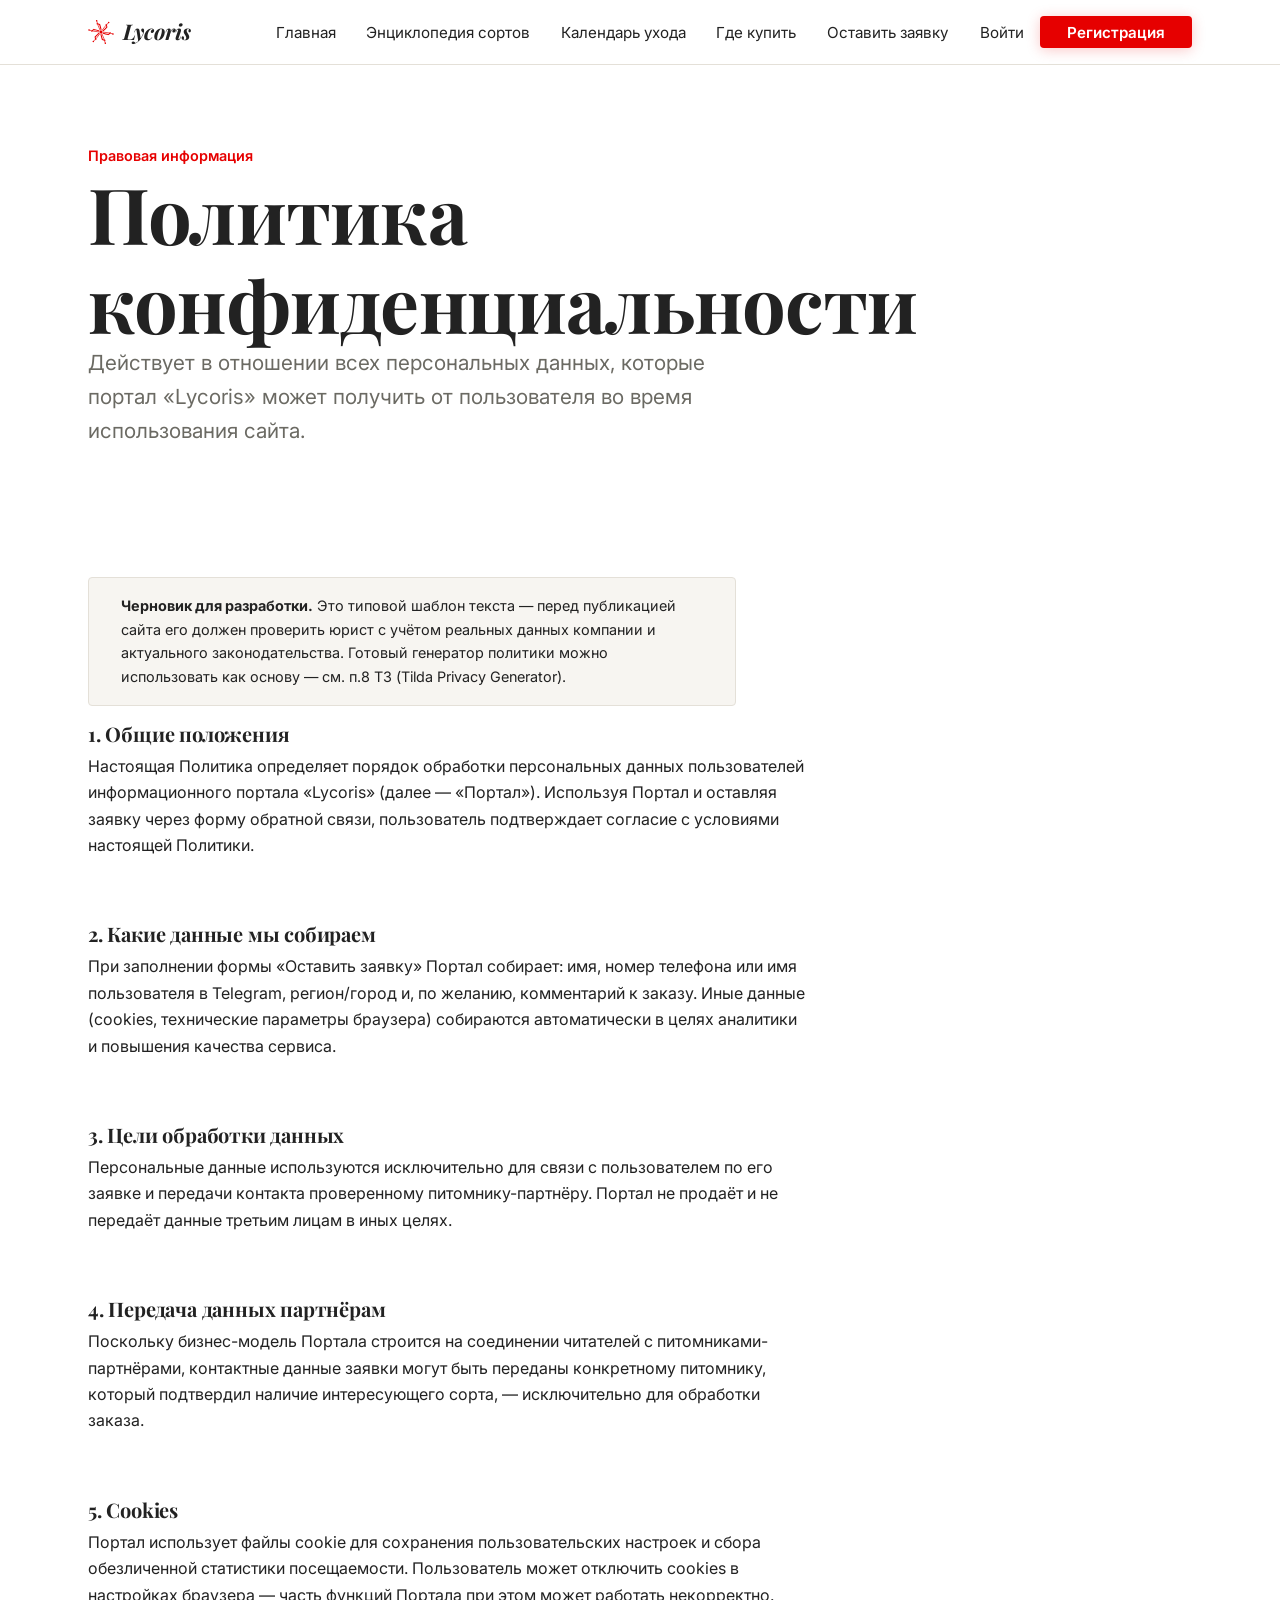
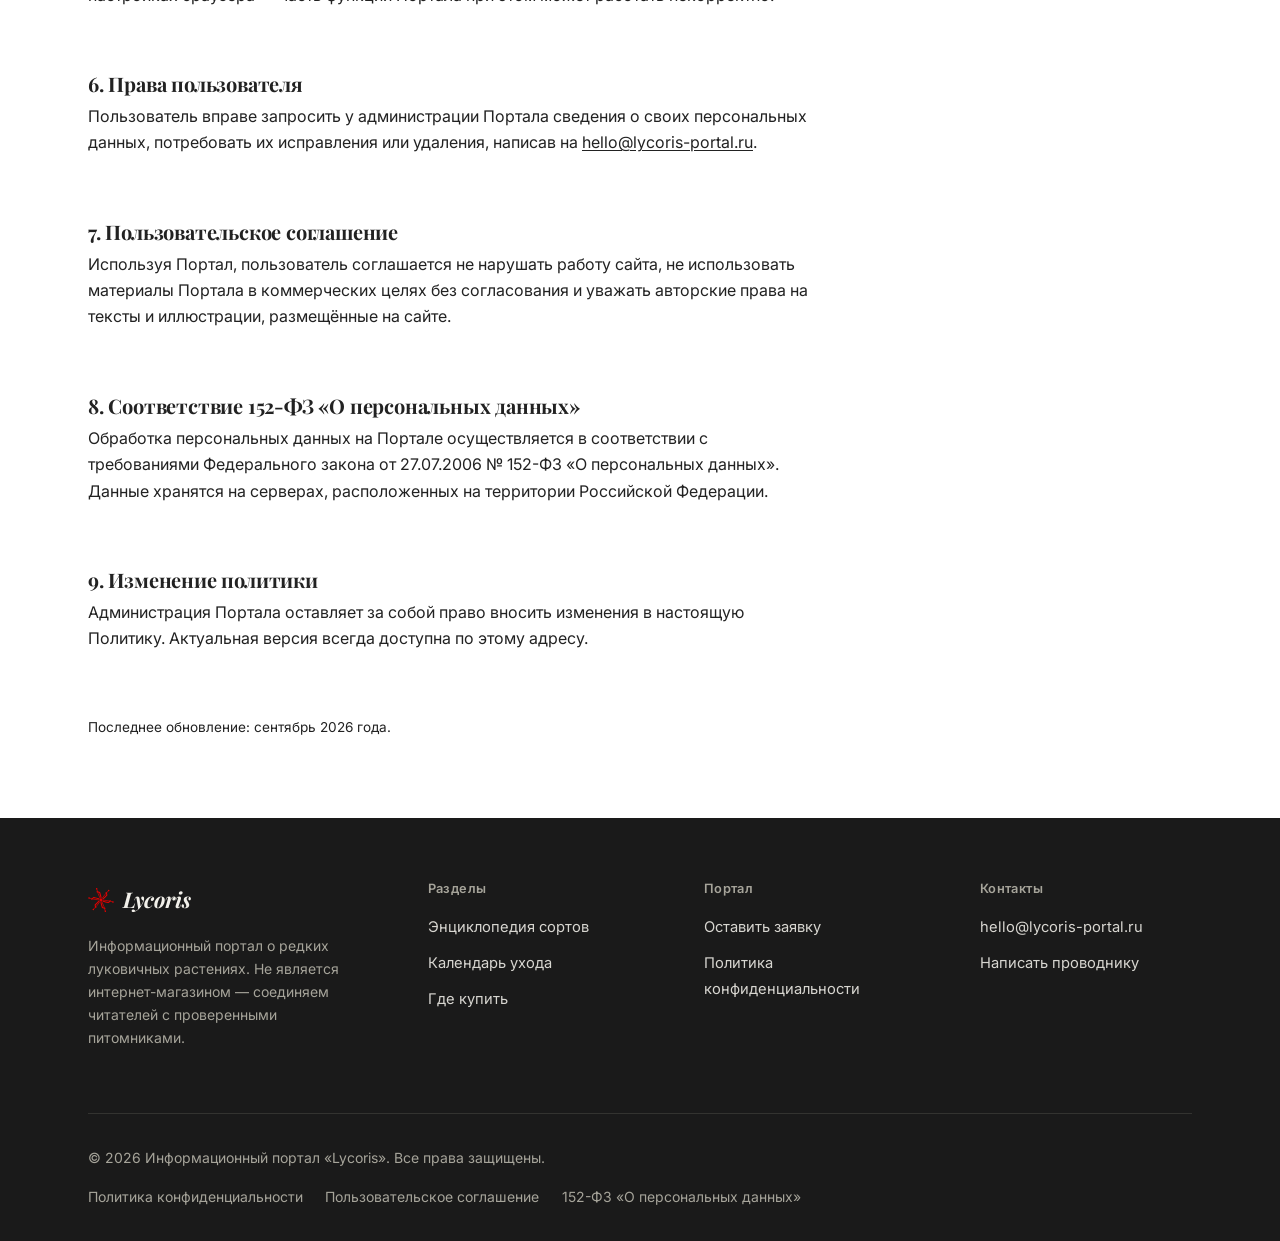
<file: privacy.html>
<!DOCTYPE html>
<html lang="ru">
<head>
  <meta charset="UTF-8" />
  <meta name="viewport" content="width=device-width, initial-scale=1.0" />
  <link rel="icon" type="image/svg+xml" href="assets/favicon.svg" />
  <title>Политика конфиденциальности — Lycoris</title>
  <meta name="description" content="Политика конфиденциальности и условия обработки персональных данных информационного портала «Lycoris»." />
  <!-- Open Graph / Twitter: как ссылка на страницу выглядит в соцсетях и мессенджерах.
       Перед публикацией замените https://lycoris-portal.ru на реальный домен сайта. -->
  <meta property="og:type" content="website" />
  <meta property="og:site_name" content="Lycoris" />
  <meta property="og:locale" content="ru_RU" />
  <meta property="og:title" content="Политика конфиденциальности — Lycoris" />
  <meta property="og:description" content="Политика конфиденциальности и условия обработки персональных данных информационного портала «Lycoris»." />
  <meta property="og:url" content="https://lycoris-portal.ru/privacy.html" />
  <meta property="og:image" content="https://commons.wikimedia.org/wiki/Special:FilePath/Red%20spider%20lily%20(Lycoris%20radiata).webp?width=1200" />
  <meta name="twitter:card" content="summary_large_image" />
  <meta name="twitter:title" content="Политика конфиденциальности — Lycoris" />
  <meta name="twitter:description" content="Политика конфиденциальности и условия обработки персональных данных информационного портала «Lycoris»." />
  <meta name="twitter:image" content="https://commons.wikimedia.org/wiki/Special:FilePath/Red%20spider%20lily%20(Lycoris%20radiata).webp?width=1200" />
  <meta name="robots" content="noindex" />

  <link rel="preconnect" href="https://fonts.googleapis.com">
  <link rel="preconnect" href="https://fonts.gstatic.com" crossorigin>
  <link href="https://fonts.googleapis.com/css2?family=Playfair+Display:ital,wght@0,600;0,700;1,600&family=Inter:wght@400;500;600;700&display=swap" rel="stylesheet">

  <link rel="stylesheet" href="css/variables.css" />
  <link rel="stylesheet" href="css/base.css" />
  <link rel="stylesheet" href="css/components.css" />
  <link rel="stylesheet" href="css/animations.css" />
  <link rel="stylesheet" href="css/auth.css" />
  <link rel="stylesheet" href="css/legal.css" />
</head>
<body>
  <a class="skip-link" href="#main">Перейти к содержимому</a>

  <header class="site-header is-solid">
    <div class="container">
      <a href="index.html" class="logo">
        <svg class="logo-mark" viewBox="0 0 100 100" fill="none" stroke="currentColor" stroke-width="4" stroke-linecap="round" aria-hidden="true"><path d="M50.0,39.9 Q48.0,31.3 44.9,21.1 Q39.7,18.3 34.5,18.3"/><path d="M58.7,45.0 Q65.2,38.9 72.5,31.2 Q72.3,25.3 69.7,20.8"/><path d="M58.7,55.0 Q67.2,57.7 77.6,60.0 Q82.6,56.9 85.2,52.5"/><path d="M50.0,60.1 Q52.0,68.7 55.1,78.9 Q60.3,81.7 65.5,81.7"/><path d="M41.3,55.0 Q34.8,61.1 27.5,68.8 Q27.7,74.7 30.3,79.2"/><path d="M41.3,45.0 Q32.8,42.3 22.4,40.0 Q17.4,43.1 14.8,47.5"/><path d="M52.2,46.2 Q66.6,25.4 79.3,13.8" stroke-width="2.6"/><circle cx="79.3" cy="13.8" r="2.8" fill="currentColor" stroke="none"/><path d="M54.4,50.0 Q79.6,52.1 96.0,57.3" stroke-width="2.6"/><circle cx="96.0" cy="57.3" r="2.8" fill="currentColor" stroke="none"/><path d="M52.2,53.8 Q63.0,76.7 66.7,93.5" stroke-width="2.6"/><circle cx="66.7" cy="93.5" r="2.8" fill="currentColor" stroke="none"/><path d="M47.8,53.8 Q33.4,74.6 20.7,86.2" stroke-width="2.6"/><circle cx="20.7" cy="86.2" r="2.8" fill="currentColor" stroke="none"/><path d="M45.6,50.0 Q20.4,47.9 4.0,42.7" stroke-width="2.6"/><circle cx="4.0" cy="42.7" r="2.8" fill="currentColor" stroke="none"/><path d="M47.8,46.2 Q37.0,23.3 33.3,6.5" stroke-width="2.6"/><circle cx="33.3" cy="6.5" r="2.8" fill="currentColor" stroke="none"/><circle cx="50" cy="50" r="5" fill="currentColor" stroke="none"/></svg>
        Lycoris
      </a>
      <button class="nav-toggle" aria-label="Открыть меню" aria-expanded="false"><span></span></button>
      <nav class="main-nav" aria-label="Основная навигация">
        <ul>
          <li><a href="index.html">Главная</a></li>
          <li><a href="catalog.html">Энциклопедия сортов</a></li>
          <li><a href="calendar.html">Календарь ухода</a></li>
          <li><a href="map.html">Где купить</a></li>
          <li><a href="contact.html">Оставить заявку</a></li>
        </ul>
        <div class="nav-auth"></div>
      </nav>
    </div>
  </header>

  <main id="main">
    <section class="page-hero section-tight">
      <div class="container">
        <p class="eyebrow-tag">Правовая информация</p>
        <h1>Политика конфиденциальности</h1>
        <p class="lead">Действует в отношении всех персональных данных, которые портал «Lycoris» может получить от пользователя во время использования сайта.</p>
      </div>
    </section>

    <section class="section-tight">
      <div class="container legal-content">
        <p class="legal-notice"><strong>Черновик для разработки.</strong> Это типовой шаблон текста — перед публикацией сайта его должен проверить юрист с учётом реальных данных компании и актуального законодательства. Готовый генератор политики можно использовать как основу — см. п.8 ТЗ (Tilda Privacy Generator).</p>

        <h2>1. Общие положения</h2>
        <p>Настоящая Политика определяет порядок обработки персональных данных пользователей информационного портала «Lycoris» (далее — «Портал»). Используя Портал и оставляя заявку через форму обратной связи, пользователь подтверждает согласие с условиями настоящей Политики.</p>

        <h2>2. Какие данные мы собираем</h2>
        <p>При заполнении формы «Оставить заявку» Портал собирает: имя, номер телефона или имя пользователя в Telegram, регион/город и, по желанию, комментарий к заказу. Иные данные (cookies, технические параметры браузера) собираются автоматически в целях аналитики и повышения качества сервиса.</p>

        <h2>3. Цели обработки данных</h2>
        <p>Персональные данные используются исключительно для связи с пользователем по его заявке и передачи контакта проверенному питомнику-партнёру. Портал не продаёт и не передаёт данные третьим лицам в иных целях.</p>

        <h2>4. Передача данных партнёрам</h2>
        <p>Поскольку бизнес-модель Портала строится на соединении читателей с питомниками-партнёрами, контактные данные заявки могут быть переданы конкретному питомнику, который подтвердил наличие интересующего сорта, — исключительно для обработки заказа.</p>

        <h2>5. Cookies</h2>
        <p>Портал использует файлы cookie для сохранения пользовательских настроек и сбора обезличенной статистики посещаемости. Пользователь может отключить cookies в настройках браузера — часть функций Портала при этом может работать некорректно.</p>

        <h2>6. Права пользователя</h2>
        <p>Пользователь вправе запросить у администрации Портала сведения о своих персональных данных, потребовать их исправления или удаления, написав на <a href="mailto:hello@lycoris-portal.ru">hello@lycoris-portal.ru</a>.</p>

        <h2 id="terms">7. Пользовательское соглашение</h2>
        <p>Используя Портал, пользователь соглашается не нарушать работу сайта, не использовать материалы Портала в коммерческих целях без согласования и уважать авторские права на тексты и иллюстрации, размещённые на сайте.</p>

        <h2 id="152fz">8. Соответствие 152-ФЗ «О персональных данных»</h2>
        <p>Обработка персональных данных на Портале осуществляется в соответствии с требованиями Федерального закона от 27.07.2006 № 152-ФЗ «О персональных данных». Данные хранятся на серверах, расположенных на территории Российской Федерации.</p>

        <h2>9. Изменение политики</h2>
        <p>Администрация Портала оставляет за собой право вносить изменения в настоящую Политику. Актуальная версия всегда доступна по этому адресу.</p>

        <p class="legal-updated">Последнее обновление: сентябрь 2026 года.</p>
      </div>
    </section>
  </main>

  <footer class="site-footer">
    <div class="container">
      <div class="footer-grid">
        <div class="footer-brand">
          <a href="index.html" class="logo">
            <svg class="logo-mark" viewBox="0 0 100 100" fill="none" stroke="currentColor" stroke-width="4" stroke-linecap="round" aria-hidden="true"><path d="M50.0,39.9 Q48.0,31.3 44.9,21.1 Q39.7,18.3 34.5,18.3"/><path d="M58.7,45.0 Q65.2,38.9 72.5,31.2 Q72.3,25.3 69.7,20.8"/><path d="M58.7,55.0 Q67.2,57.7 77.6,60.0 Q82.6,56.9 85.2,52.5"/><path d="M50.0,60.1 Q52.0,68.7 55.1,78.9 Q60.3,81.7 65.5,81.7"/><path d="M41.3,55.0 Q34.8,61.1 27.5,68.8 Q27.7,74.7 30.3,79.2"/><path d="M41.3,45.0 Q32.8,42.3 22.4,40.0 Q17.4,43.1 14.8,47.5"/><path d="M52.2,46.2 Q66.6,25.4 79.3,13.8" stroke-width="2.6"/><circle cx="79.3" cy="13.8" r="2.8" fill="currentColor" stroke="none"/><path d="M54.4,50.0 Q79.6,52.1 96.0,57.3" stroke-width="2.6"/><circle cx="96.0" cy="57.3" r="2.8" fill="currentColor" stroke="none"/><path d="M52.2,53.8 Q63.0,76.7 66.7,93.5" stroke-width="2.6"/><circle cx="66.7" cy="93.5" r="2.8" fill="currentColor" stroke="none"/><path d="M47.8,53.8 Q33.4,74.6 20.7,86.2" stroke-width="2.6"/><circle cx="20.7" cy="86.2" r="2.8" fill="currentColor" stroke="none"/><path d="M45.6,50.0 Q20.4,47.9 4.0,42.7" stroke-width="2.6"/><circle cx="4.0" cy="42.7" r="2.8" fill="currentColor" stroke="none"/><path d="M47.8,46.2 Q37.0,23.3 33.3,6.5" stroke-width="2.6"/><circle cx="33.3" cy="6.5" r="2.8" fill="currentColor" stroke="none"/><circle cx="50" cy="50" r="5" fill="currentColor" stroke="none"/></svg>
            Lycoris
          </a>
          <p>Информационный портал о редких луковичных растениях. Не является интернет-магазином — соединяем читателей с проверенными питомниками.</p>
        </div>
        <div class="footer-col">
          <h2>Разделы</h2>
          <ul>
            <li><a href="catalog.html">Энциклопедия сортов</a></li>
            <li><a href="calendar.html">Календарь ухода</a></li>
            <li><a href="map.html">Где купить</a></li>
          </ul>
        </div>
        <div class="footer-col">
          <h2>Портал</h2>
          <ul>
            <li><a href="contact.html">Оставить заявку</a></li>
            <li><a href="privacy.html">Политика конфиденциальности</a></li>
          </ul>
        </div>
        <div class="footer-col">
          <h2>Контакты</h2>
          <ul>
            <li><a href="mailto:hello@lycoris-portal.ru">hello@lycoris-portal.ru</a></li>
            <li><a href="contact.html">Написать проводнику</a></li>
          </ul>
        </div>
      </div>
      <div class="footer-bottom">
        <p>© <span id="current-year"></span> Информационный портал «Lycoris». Все права защищены.</p>
        <div class="footer-legal">
          <a href="privacy.html">Политика конфиденциальности</a>
          <a href="privacy.html#terms">Пользовательское соглашение</a>
          <a href="privacy.html#152fz">152-ФЗ «О персональных данных»</a>
        </div>
      </div>
    </div>
  </footer>

  <script src="js/db.js"></script>
  <script src="js/auth.js"></script>
  <script src="js/main.js"></script>
</body>
</html>
</file>
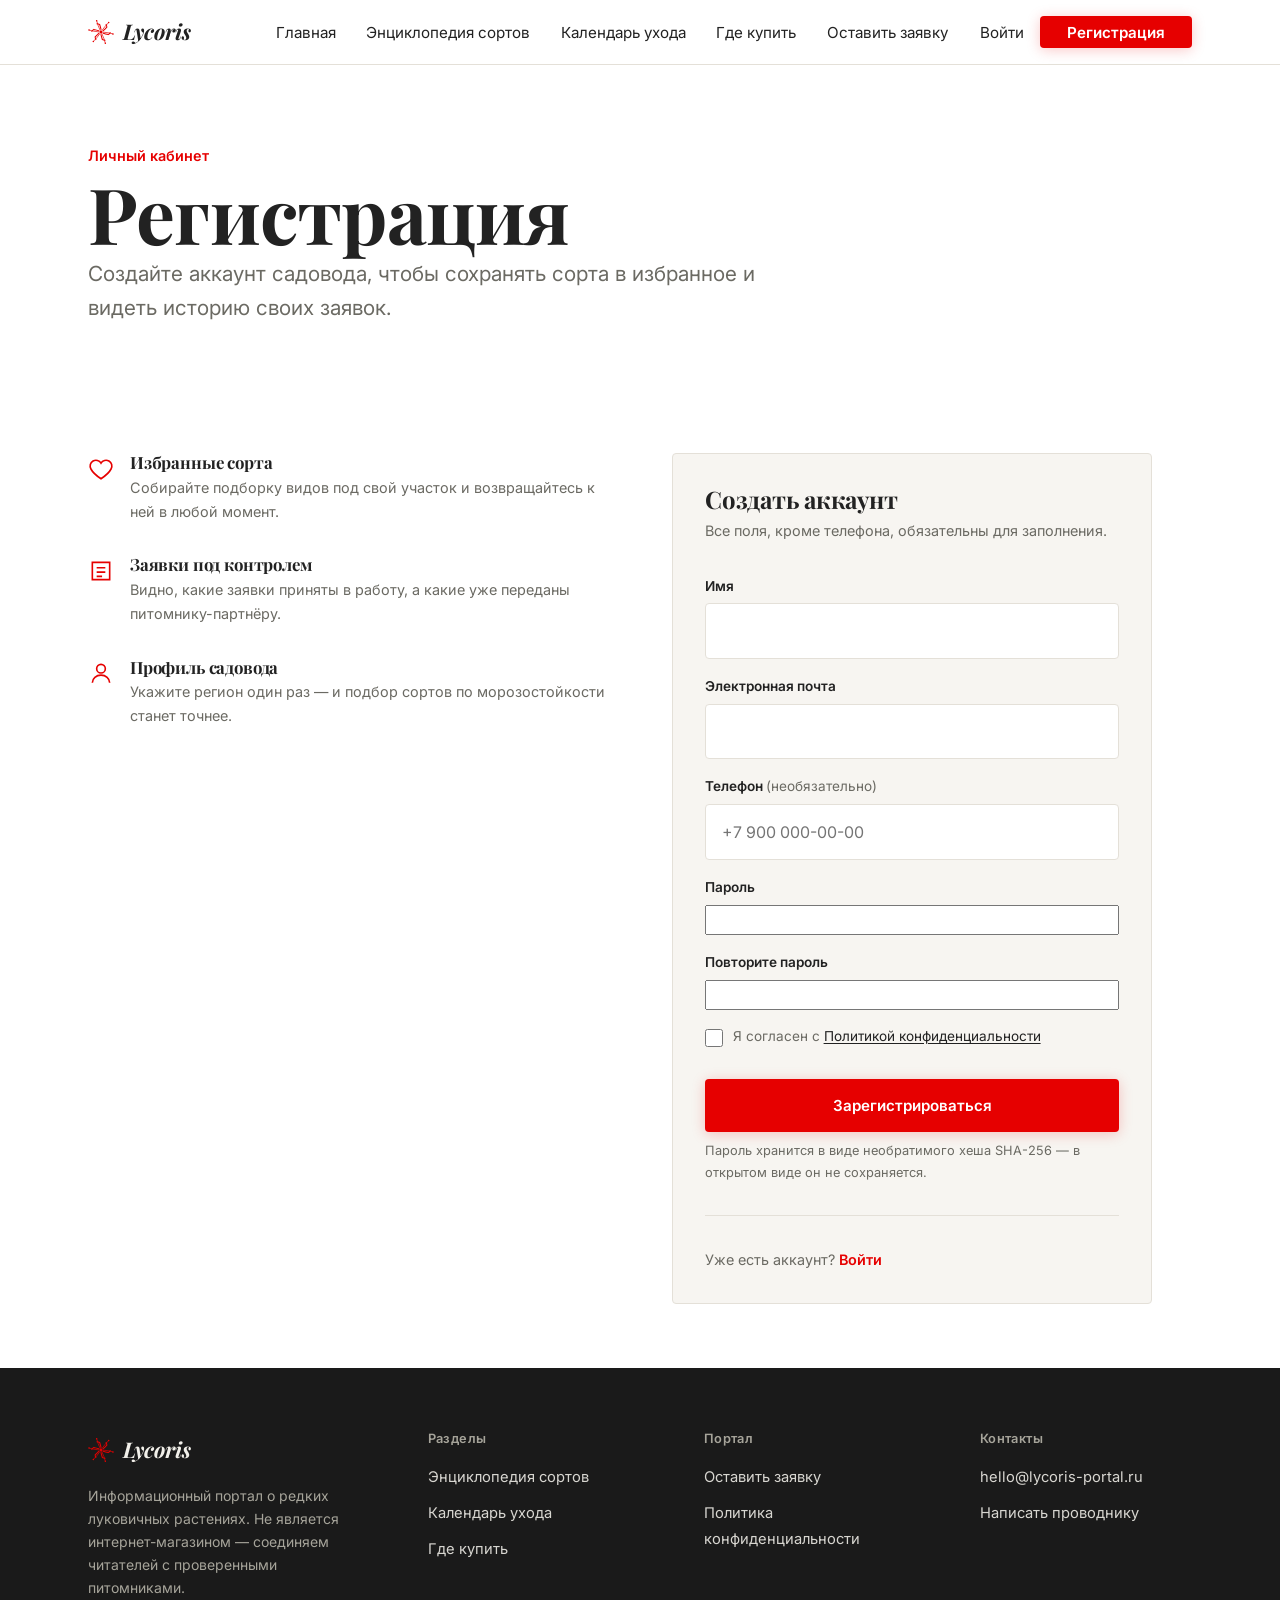
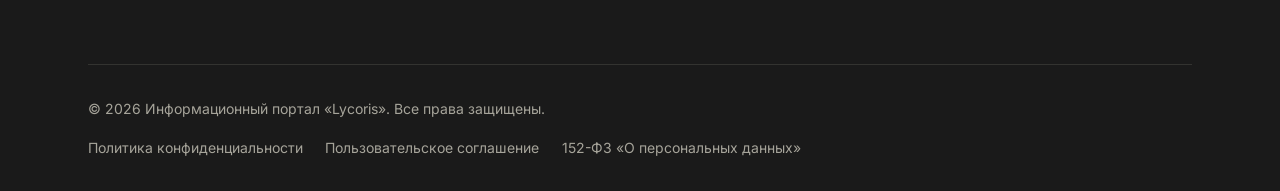
<file: register.html>
<!DOCTYPE html>
<html lang="ru">
<head>
  <meta charset="UTF-8" />
  <meta name="viewport" content="width=device-width, initial-scale=1.0" />
  <link rel="icon" type="image/svg+xml" href="assets/favicon.svg" />
  <title>Регистрация — Lycoris</title>
  <meta name="description" content="Регистрация аккаунта садовода на портале Lycoris." />
  <meta name="robots" content="noindex" />

  <link rel="preconnect" href="https://fonts.googleapis.com">
  <link rel="preconnect" href="https://fonts.gstatic.com" crossorigin>
  <link href="https://fonts.googleapis.com/css2?family=Playfair+Display:ital,wght@0,600;0,700;1,600&family=Inter:wght@400;500;600;700&display=swap" rel="stylesheet">

  <link rel="stylesheet" href="css/variables.css" />
  <link rel="stylesheet" href="css/base.css" />
  <link rel="stylesheet" href="css/components.css" />
  <link rel="stylesheet" href="css/animations.css" />
  <link rel="stylesheet" href="css/auth.css" />

</head>
<body>
  <a class="skip-link" href="#main">Перейти к содержимому</a>

  <header class="site-header is-solid">
    <div class="container">
      <a href="index.html" class="logo">
        <svg class="logo-mark" viewBox="0 0 100 100" fill="none" stroke="currentColor" stroke-width="4" stroke-linecap="round" aria-hidden="true"><path d="M50.0,39.9 Q48.0,31.3 44.9,21.1 Q39.7,18.3 34.5,18.3"/><path d="M58.7,45.0 Q65.2,38.9 72.5,31.2 Q72.3,25.3 69.7,20.8"/><path d="M58.7,55.0 Q67.2,57.7 77.6,60.0 Q82.6,56.9 85.2,52.5"/><path d="M50.0,60.1 Q52.0,68.7 55.1,78.9 Q60.3,81.7 65.5,81.7"/><path d="M41.3,55.0 Q34.8,61.1 27.5,68.8 Q27.7,74.7 30.3,79.2"/><path d="M41.3,45.0 Q32.8,42.3 22.4,40.0 Q17.4,43.1 14.8,47.5"/><path d="M52.2,46.2 Q66.6,25.4 79.3,13.8" stroke-width="2.6"/><circle cx="79.3" cy="13.8" r="2.8" fill="currentColor" stroke="none"/><path d="M54.4,50.0 Q79.6,52.1 96.0,57.3" stroke-width="2.6"/><circle cx="96.0" cy="57.3" r="2.8" fill="currentColor" stroke="none"/><path d="M52.2,53.8 Q63.0,76.7 66.7,93.5" stroke-width="2.6"/><circle cx="66.7" cy="93.5" r="2.8" fill="currentColor" stroke="none"/><path d="M47.8,53.8 Q33.4,74.6 20.7,86.2" stroke-width="2.6"/><circle cx="20.7" cy="86.2" r="2.8" fill="currentColor" stroke="none"/><path d="M45.6,50.0 Q20.4,47.9 4.0,42.7" stroke-width="2.6"/><circle cx="4.0" cy="42.7" r="2.8" fill="currentColor" stroke="none"/><path d="M47.8,46.2 Q37.0,23.3 33.3,6.5" stroke-width="2.6"/><circle cx="33.3" cy="6.5" r="2.8" fill="currentColor" stroke="none"/><circle cx="50" cy="50" r="5" fill="currentColor" stroke="none"/></svg>
        Lycoris
      </a>
      <button class="nav-toggle" aria-label="Открыть меню" aria-expanded="false"><span></span></button>
      <nav class="main-nav" aria-label="Основная навигация">
        <ul>
          <li><a href="index.html">Главная</a></li>
          <li><a href="catalog.html">Энциклопедия сортов</a></li>
          <li><a href="calendar.html">Календарь ухода</a></li>
          <li><a href="map.html">Где купить</a></li>
          <li><a href="contact.html">Оставить заявку</a></li>
        </ul>
        <div class="nav-auth"></div>
      </nav>
    </div>
  </header>

  <main id="main">
    <section class="page-hero section-tight">
      <div class="container">
        <p class="eyebrow-tag">Личный кабинет</p>
        <h1>Регистрация</h1>
        <p class="lead">Создайте аккаунт садовода, чтобы сохранять сорта в избранное и видеть историю своих заявок.</p>
      </div>
    </section>

    <section class="section-tight">
      <div class="container auth-layout">
        <div class="auth-benefits">
          <h2 class="visually-hidden">Что даёт регистрация</h2>
          <div class="auth-benefit">
            <svg viewBox="0 0 24 24" fill="none" stroke="currentColor" stroke-width="1.5" aria-hidden="true"><path d="M12 21s-7-4.6-9.3-9A5.3 5.3 0 0 1 12 6.6 5.3 5.3 0 0 1 21.3 12c-2.3 4.4-9.3 9-9.3 9Z"/></svg>
            <div>
              <h3>Избранные сорта</h3>
              <p>Собирайте подборку видов под свой участок и возвращайтесь к ней в любой момент.</p>
            </div>
          </div>
          <div class="auth-benefit">
            <svg viewBox="0 0 24 24" fill="none" stroke="currentColor" stroke-width="1.5" aria-hidden="true"><path d="M4 4h16v16H4z"/><path d="M8 9h8M8 13h8M8 17h5"/></svg>
            <div>
              <h3>Заявки под контролем</h3>
              <p>Видно, какие заявки приняты в работу, а какие уже переданы питомнику-партнёру.</p>
            </div>
          </div>
          <div class="auth-benefit">
            <svg viewBox="0 0 24 24" fill="none" stroke="currentColor" stroke-width="1.5" aria-hidden="true"><circle cx="12" cy="8" r="4"/><path d="M4 21c0-4 3.6-7 8-7s8 3 8 7"/></svg>
            <div>
              <h3>Профиль садовода</h3>
              <p>Укажите регион один раз — и подбор сортов по морозостойкости станет точнее.</p>
            </div>
          </div>
        </div>

        <div class="auth-card">
          <h2>Создать аккаунт</h2>
          <p class="auth-sub">Все поля, кроме телефона, обязательны для заполнения.</p>

          <div class="auth-alert" id="register-alert" role="alert"></div>

          <form id="register-form" novalidate>
            <div class="field">
              <label for="reg-name">Имя</label>
              <input type="text" id="reg-name" name="fullName" autocomplete="name" required />
              <span class="field-error">Укажите имя</span>
            </div>
            <div class="field">
              <label for="reg-email">Электронная почта</label>
              <input type="text" id="reg-email" name="email" autocomplete="email" required />
              <span class="field-error">Укажите корректный адрес почты</span>
            </div>
            <div class="field">
              <label for="reg-phone">Телефон <span class="optional">(необязательно)</span></label>
              <input type="tel" id="reg-phone" name="phone" placeholder="+7 900 000-00-00" autocomplete="tel" />
              <span class="field-error">Проверьте формат телефона</span>
            </div>
            <div class="field">
              <label for="reg-password">Пароль</label>
              <input type="password" id="reg-password" name="password" autocomplete="new-password" required />
              <span class="field-error">Не менее 6 символов</span>
            </div>
            <div class="field">
              <label for="reg-password2">Повторите пароль</label>
              <input type="password" id="reg-password2" name="passwordRepeat" autocomplete="new-password" required />
              <span class="field-error">Пароли не совпадают</span>
            </div>
            <div class="checkbox-field">
              <input type="checkbox" id="reg-consent" name="consent" required />
              <label for="reg-consent">Я согласен с <a href="privacy.html">Политикой конфиденциальности</a></label>
              <span class="field-error">Нужно согласие</span>
            </div>
            <button type="submit" class="btn btn-primary btn-block">Зарегистрироваться</button>
            <p class="form-note">Пароль хранится в виде необратимого хеша SHA-256 — в открытом виде он не сохраняется.</p>
          </form>

          <p class="auth-switch">Уже есть аккаунт? <a href="login.html">Войти</a></p>
        </div>
      </div>
    </section>
  </main>

  <footer class="site-footer">
    <div class="container">
      <div class="footer-grid">
        <div class="footer-brand">
          <a href="index.html" class="logo">
            <svg class="logo-mark" viewBox="0 0 100 100" fill="none" stroke="currentColor" stroke-width="4" stroke-linecap="round" aria-hidden="true"><path d="M50.0,39.9 Q48.0,31.3 44.9,21.1 Q39.7,18.3 34.5,18.3"/><path d="M58.7,45.0 Q65.2,38.9 72.5,31.2 Q72.3,25.3 69.7,20.8"/><path d="M58.7,55.0 Q67.2,57.7 77.6,60.0 Q82.6,56.9 85.2,52.5"/><path d="M50.0,60.1 Q52.0,68.7 55.1,78.9 Q60.3,81.7 65.5,81.7"/><path d="M41.3,55.0 Q34.8,61.1 27.5,68.8 Q27.7,74.7 30.3,79.2"/><path d="M41.3,45.0 Q32.8,42.3 22.4,40.0 Q17.4,43.1 14.8,47.5"/><path d="M52.2,46.2 Q66.6,25.4 79.3,13.8" stroke-width="2.6"/><circle cx="79.3" cy="13.8" r="2.8" fill="currentColor" stroke="none"/><path d="M54.4,50.0 Q79.6,52.1 96.0,57.3" stroke-width="2.6"/><circle cx="96.0" cy="57.3" r="2.8" fill="currentColor" stroke="none"/><path d="M52.2,53.8 Q63.0,76.7 66.7,93.5" stroke-width="2.6"/><circle cx="66.7" cy="93.5" r="2.8" fill="currentColor" stroke="none"/><path d="M47.8,53.8 Q33.4,74.6 20.7,86.2" stroke-width="2.6"/><circle cx="20.7" cy="86.2" r="2.8" fill="currentColor" stroke="none"/><path d="M45.6,50.0 Q20.4,47.9 4.0,42.7" stroke-width="2.6"/><circle cx="4.0" cy="42.7" r="2.8" fill="currentColor" stroke="none"/><path d="M47.8,46.2 Q37.0,23.3 33.3,6.5" stroke-width="2.6"/><circle cx="33.3" cy="6.5" r="2.8" fill="currentColor" stroke="none"/><circle cx="50" cy="50" r="5" fill="currentColor" stroke="none"/></svg>
            Lycoris
          </a>
          <p>Информационный портал о редких луковичных растениях. Не является интернет-магазином — соединяем читателей с проверенными питомниками.</p>
        </div>
        <div class="footer-col">
          <h2>Разделы</h2>
          <ul>
            <li><a href="catalog.html">Энциклопедия сортов</a></li>
            <li><a href="calendar.html">Календарь ухода</a></li>
            <li><a href="map.html">Где купить</a></li>
          </ul>
        </div>
        <div class="footer-col">
          <h2>Портал</h2>
          <ul>
            <li><a href="contact.html">Оставить заявку</a></li>
            <li><a href="privacy.html">Политика конфиденциальности</a></li>
          </ul>
        </div>
        <div class="footer-col">
          <h2>Контакты</h2>
          <ul>
            <li><a href="mailto:hello@lycoris-portal.ru">hello@lycoris-portal.ru</a></li>
            <li><a href="contact.html">Написать проводнику</a></li>
          </ul>
        </div>
      </div>
      <div class="footer-bottom">
        <p>© <span id="current-year"></span> Информационный портал «Lycoris». Все права защищены.</p>
        <div class="footer-legal">
          <a href="privacy.html">Политика конфиденциальности</a>
          <a href="privacy.html#terms">Пользовательское соглашение</a>
          <a href="privacy.html#152fz">152-ФЗ «О персональных данных»</a>
        </div>
      </div>
    </div>
  </footer>

  <script src="js/db.js"></script>
  <script src="js/auth.js"></script>
  <script src="js/main.js"></script>
  <script src="js/register.js"></script>
</body>
</html>
</file>
<file: css/variables.css>
/* ==========================================================================
   VARIABLES.CSS
   Единая система дизайн-токенов проекта «Lycoris».
   Меняя значения здесь, вы меняете внешний вид всего сайта.
   ========================================================================== */

:root {
  /* ---- Цвет: базовая палитра (из ТЗ) -------------------------------- */
  --color-white: #FFFFFF;
  --color-charcoal: #1A1A1A;      /* глубокий графитовый — тёмные блоки */
  --color-ink: #222222;           /* угольно-чёрный — основной текст */
  --color-accent: #E60000;        /* красный паучьей лилии — акцент */
  --color-accent-deep: #A80000;   /* акцент в состоянии hover/active */

  /* ---- Цвет: производные оттенки, нужные для UI ----------------------- */
  --color-paper: #F7F5F1;         /* тёплый почти-белый — фон карточек/секций */
  --color-gold: #C9A227;          /* приглушённое золото — акцент «Золотистого» сорта */
  --color-line: #E4E0D8;          /* тонкие линии-разделители на светлом фоне */
  --color-line-dark: #333330;     /* тонкие линии-разделители на тёмном фоне */
  --color-text-muted: #6B6A63;    /* вторичный текст на светлом фоне */
  --color-text-on-dark: #F2F0EA;  /* основной текст на тёмном фоне */
  --color-text-muted-dark: #A6A49A; /* вторичный текст на тёмном фоне */

  /* ---- Типографика ------------------------------------------------- */
  --font-display: 'Playfair Display', 'Georgia', serif;
  --font-body: 'Inter', -apple-system, BlinkMacSystemFont, 'Segoe UI', sans-serif;

  --fs-h1: clamp(2.6rem, 4.8vw + 1rem, 5.2rem);
  --fs-h2: clamp(1.8rem, 2.6vw + 1rem, 3rem);
  --fs-h3: clamp(1.3rem, 1.2vw + 1rem, 1.7rem);
  --fs-lead: clamp(1.05rem, 0.6vw + 0.9rem, 1.3rem);
  --fs-body: 1rem;
  --fs-small: 0.875rem;

  /* ---- Сетка и отступы ---------------------------------------------- */
  --container-w: 1200px;
  --container-pad: clamp(1.25rem, 4vw, 3rem);
  --space-xs: 0.5rem;
  --space-s: 1rem;
  --space-m: 2rem;
  --space-l: 4rem;
  --space-xl: 7rem;

  /* ---- Скругления и тени: используются экономно, по смыслу ---------- */
  --radius-s: 4px;
  --shadow-card: 0 1px 2px rgba(26, 26, 26, 0.06);

  /* ---- Анимации ------------------------------------------------------ */
  --ease-out: cubic-bezier(0.16, 1, 0.3, 1);
  --dur-fast: 180ms;
  --dur-med: 420ms;
  --dur-slow: 900ms;
}

/* Уважаем настройку пользователя "уменьшить анимацию" */
@media (prefers-reduced-motion: reduce) {
  *, *::before, *::after {
    animation-duration: 0.001ms !important;
    animation-iteration-count: 1 !important;
    transition-duration: 0.001ms !important;
    scroll-behavior: auto !important;
  }
}
</file>
<file: css/base.css>
/* ==========================================================================
   BASE.CSS
   Сброс стилей, типографика, шапка/подвал, кнопки, формы.
   Подключается на КАЖДОЙ странице сразу после variables.css
   ========================================================================== */

/* ---- Reset ----------------------------------------------------------- */
*, *::before, *::after { box-sizing: border-box; }
* { margin: 0; padding: 0; }
html { scroll-behavior: smooth; }
html, body { height: 100%; }
img, svg { display: block; max-width: 100%; }
a { color: inherit; text-decoration: none; }
button { font: inherit; color: inherit; background: none; border: 0; cursor: pointer; }
ul, ol { list-style: none; }
input, textarea, select { font: inherit; color: inherit; }

body {
  font-family: var(--font-body);
  font-size: var(--fs-body);
  line-height: 1.65;
  color: var(--color-ink);
  background: var(--color-white);
  -webkit-font-smoothing: antialiased;
}

h1, h2, h3, h4 {
  font-family: var(--font-display);
  font-weight: 700;
  line-height: 1.15;
  letter-spacing: -0.01em;
}
h1 { font-size: var(--fs-h1); }
h2 { font-size: var(--fs-h2); }
h3 { font-size: var(--fs-h3); }

p { max-width: 68ch; }
p.lead { font-size: var(--fs-lead); color: var(--color-text-muted); max-width: 52ch; }

/* Видимый фокус для доступности — не убираем, а стилизуем */
:focus-visible {
  outline: 2px solid var(--color-accent);
  outline-offset: 3px;
}

/* ---- Контейнер --------------------------------------------------------- */
.container {
  max-width: var(--container-w);
  margin-inline: auto;
  padding-inline: var(--container-pad);
}

/* ---- Skip-link (доступность) ------------------------------------------- */
.skip-link {
  position: absolute;
  left: -9999px;
  top: 0;
  background: var(--color-accent);
  color: #fff;
  padding: 0.75rem 1.25rem;
  z-index: 1000;
}
.skip-link:focus { left: var(--space-s); top: var(--space-s); }

/* Заголовок, видимый только скринридерам: нужен, чтобы структура
   заголовков страницы шла без «перескоков» уровней (h1 → h2 → h3). */
.visually-hidden {
  position: absolute;
  width: 1px; height: 1px;
  margin: -1px; padding: 0;
  overflow: hidden;
  clip: rect(0 0 0 0);
  clip-path: inset(50%);
  white-space: nowrap;
  border: 0;
}

/* ==========================================================================
   ШАПКА САЙТА
   ========================================================================== */
.site-header {
  position: fixed;
  inset-inline: 0;
  top: 0;
  z-index: 500;
  padding-block: 1.4rem;
  transition: background-color var(--dur-med) var(--ease-out),
              padding-block var(--dur-med) var(--ease-out),
              border-color var(--dur-med) var(--ease-out);
  border-bottom: 1px solid transparent;
}
.site-header .container {
  display: flex;
  align-items: center;
  justify-content: space-between;
  gap: var(--space-m);
}

/* На странице без тёмного hero шапка сразу непрозрачная */
.site-header.is-solid,
.site-header.is-scrolled {
  background: rgba(255, 255, 255, 0.92);
  backdrop-filter: blur(10px);
  border-color: var(--color-line);
  padding-block: 0.9rem;
}

.logo {
  display: flex;
  align-items: center;
  gap: 0.55rem;
  font-family: var(--font-display);
  font-size: 1.35rem;
  font-weight: 700;
  font-style: italic;
  white-space: nowrap;
}
.logo .logo-mark { width: 26px; height: 26px; color: var(--color-accent); flex-shrink: 0; }

.main-nav { display: flex; align-items: center; gap: var(--space-m); }
.main-nav ul { display: flex; gap: 1.9rem; }
.main-nav a {
  font-size: 0.95rem;
  position: relative;
  padding-block: 0.2rem;
}
.main-nav a::after {
  content: "";
  position: absolute;
  left: 0; right: 100%;
  bottom: -2px;
  height: 1px;
  background: var(--color-accent);
  transition: right var(--dur-fast) var(--ease-out);
}
.main-nav a:hover::after,
.main-nav a[aria-current="page"]::after { right: 0; }
.main-nav a[aria-current="page"] { font-weight: 600; }

.nav-toggle {
  display: none;
  width: 34px; height: 34px;
  position: relative;
  z-index: 600;
}
.nav-toggle span, .nav-toggle span::before, .nav-toggle span::after {
  content: "";
  position: absolute;
  left: 6px; right: 6px;
  height: 2px;
  background: currentColor;
  transition: transform var(--dur-fast) var(--ease-out), opacity var(--dur-fast);
}
.nav-toggle span { top: 16px; }
.nav-toggle span::before { top: -7px; }
.nav-toggle span::after { top: 7px; }
.nav-toggle[aria-expanded="true"] span { background: transparent; }
.nav-toggle[aria-expanded="true"] span::before { transform: translateY(7px) rotate(45deg); }
.nav-toggle[aria-expanded="true"] span::after { transform: translateY(-7px) rotate(-45deg); }

/* ==========================================================================
   ПОДВАЛ САЙТА
   ========================================================================== */
.site-footer {
  background: var(--color-charcoal);
  color: var(--color-text-on-dark);
  padding-block: var(--space-l) var(--space-m);
}
.footer-grid {
  display: grid;
  grid-template-columns: 1.3fr 1fr 1fr 1fr;
  gap: var(--space-l);
  padding-bottom: var(--space-l);
  border-bottom: 1px solid var(--color-line-dark);
}
.footer-brand .logo { color: var(--color-text-on-dark); }
.footer-brand p { color: var(--color-text-muted-dark); font-size: var(--fs-small); margin-top: var(--space-s); }
.footer-col h2 {
  font-family: var(--font-body);
  font-weight: 600;
  font-size: 0.8rem;
  letter-spacing: 0.03em;
  color: var(--color-text-muted-dark);
  margin-bottom: var(--space-s);
}
.footer-col ul { display: flex; flex-direction: column; gap: 0.6rem; }
.footer-col a { font-size: 0.92rem; color: var(--color-text-on-dark); opacity: 0.88; transition: opacity var(--dur-fast); }
.footer-col a:hover { opacity: 1; color: var(--color-accent); }
.footer-bottom {
  display: flex;
  justify-content: space-between;
  align-items: center;
  flex-wrap: wrap;
  gap: var(--space-s);
  padding-top: var(--space-m);
  font-size: var(--fs-small);
  color: var(--color-text-muted-dark);
}
.footer-legal { display: flex; gap: 1.4rem; flex-wrap: wrap; }
.footer-legal a { color: var(--color-text-muted-dark); }
.footer-legal a:hover { color: var(--color-accent); }

/* ==========================================================================
   КНОПКИ
   ========================================================================== */
.btn {
  display: inline-flex;
  align-items: center;
  gap: 0.5rem;
  padding: 0.9rem 1.7rem;
  font-size: 0.95rem;
  font-weight: 600;
  border-radius: var(--radius-s);
  transition: background-color var(--dur-fast) var(--ease-out),
              color var(--dur-fast) var(--ease-out),
              border-color var(--dur-fast) var(--ease-out),
              box-shadow var(--dur-fast) var(--ease-out),
              transform var(--dur-fast) var(--ease-out);
  white-space: nowrap;
}
.btn:active { transform: translateY(1px); }
/* Основная кнопка — единственный элемент интерфейса, который «светится»
   на всех страницах: едва заметный тёплый ореол, усиливающийся при
   наведении. Так главное действие читается первым, без пестроты. */
.btn-primary {
  background: var(--color-accent);
  color: #fff;
  box-shadow: 0 2px 14px rgba(230, 0, 0, 0.22);
}
.btn-primary:hover {
  background: var(--color-accent-deep);
  box-shadow: 0 4px 22px rgba(230, 0, 0, 0.38);
}
.btn-outline { border: 1px solid var(--color-ink); color: var(--color-ink); }
.btn-outline:hover { border-color: var(--color-accent); color: var(--color-accent); }
.btn-outline-light { border: 1px solid rgba(242,240,234,0.5); color: var(--color-text-on-dark); }
.btn-outline-light:hover { border-color: var(--color-accent); color: var(--color-accent); }
.btn-ghost { color: var(--color-accent); font-weight: 600; padding-inline: 0; }
.btn-ghost svg { width: 16px; height: 16px; transition: transform var(--dur-fast) var(--ease-out); }
.btn-ghost:hover svg { transform: translateX(3px); }
.btn-block { width: 100%; justify-content: center; }

/* ==========================================================================
   ФОРМЫ (общие стили полей — используются в contact.html и в модальном окне)
   ========================================================================== */
.field { display: flex; flex-direction: column; gap: 0.4rem; margin-bottom: var(--space-s); }
.field label { font-size: 0.85rem; font-weight: 600; }
.field .optional { font-weight: 400; color: var(--color-text-muted); }
.field input[type="text"],
.field input[type="tel"],
.field textarea,
.field select {
  border: 1px solid var(--color-line);
  border-radius: var(--radius-s);
  padding: 0.85rem 1rem;
  background: var(--color-white);
  transition: border-color var(--dur-fast), box-shadow var(--dur-fast);
}
.field input:focus, .field textarea:focus, .field select:focus {
  border-color: var(--color-accent);
  box-shadow: 0 0 0 3px rgba(230, 0, 0, 0.1);
  outline: none;
}
.field textarea { resize: vertical; min-height: 90px; }
.field.has-error input, .field.has-error textarea { border-color: var(--color-accent); }
.field-error {
  font-size: 0.8rem;
  color: var(--color-accent);
  display: none;
}
.field.has-error .field-error { display: block; }

.checkbox-field { display: flex; align-items: flex-start; gap: 0.6rem; margin-bottom: var(--space-m); }
.checkbox-field input { width: 18px; height: 18px; margin-top: 0.15rem; accent-color: var(--color-accent); flex-shrink: 0; }
.checkbox-field label { font-size: 0.85rem; color: var(--color-text-muted); line-height: 1.5; }
.checkbox-field a { color: var(--color-ink); text-decoration: underline; text-underline-offset: 2px; }

.form-note { font-size: 0.8rem; color: var(--color-text-muted); margin-top: var(--space-xs); }

/* ==========================================================================
   Раздел страницы — общие утилиты компоновки
   ========================================================================== */
.section { padding-block: var(--space-xl); }
.section-tight { padding-block: var(--space-l); }
.section-dark { background: var(--color-charcoal); color: var(--color-text-on-dark); }
.section-paper { background: var(--color-paper); }
.section-head { max-width: 640px; margin-bottom: var(--space-l); }
.divider {
  width: 64px; height: 2px;
  background: var(--color-accent);
  border: 0;
  margin-block: var(--space-s) var(--space-m);
}

/* Page hero placeholder used on inner pages (not the animated homepage hero) */
.page-hero {
  padding-top: calc(var(--space-xl) + 2rem);
  padding-bottom: var(--space-l);
}
.page-hero .eyebrow-tag {
  color: var(--color-accent);
  font-weight: 600;
  font-size: 0.9rem;
}

/* ---- Responsive: планшет и мобильный ---------------------------------- */
@media (max-width: 900px) {
  .footer-grid { grid-template-columns: 1fr 1fr; row-gap: var(--space-m); }
}

@media (max-width: 760px) {
  .nav-toggle { display: block; }
  .main-nav {
    position: fixed;
    inset: 0;
    background: var(--color-white);
    flex-direction: column;
    justify-content: center;
    align-items: flex-start;
    padding: var(--space-l) var(--container-pad);
    transform: translateX(100%);
    transition: transform var(--dur-med) var(--ease-out);
  }
  .main-nav.is-open { transform: translateX(0); }
  .main-nav ul { flex-direction: column; gap: var(--space-m); }
  .main-nav ul a { font-size: 1.5rem; font-family: var(--font-display); }
  .main-nav .nav-cta { margin-top: var(--space-m); }
  .footer-grid { grid-template-columns: 1fr; gap: var(--space-m); }
  .footer-bottom { flex-direction: column; align-items: flex-start; }
}
</file>
<file: css/components.css>
/* ==========================================================================
   COMPONENTS.CSS
   Переиспользуемые блоки интерфейса: карточки, модальное окно, теги.
   ========================================================================== */

/* ---- Тизер-карточка (используется на Главной: 3 ссылки на разделы) ---- */
.teaser-grid {
  display: grid;
  grid-template-columns: repeat(3, 1fr);
  gap: 1px;
  background: var(--color-line);
  border: 1px solid var(--color-line);
}
.teaser-card {
  background: var(--color-white);
  padding: var(--space-m);
  display: grid;
  /* Фиксированная сетка строк: иконка → заголовок → текст → ссылка.
     Благодаря этому заголовки и ссылки всех трёх карточек лежат
     на одной линии, даже если описания разной длины. */
  grid-template-rows: auto auto 1fr auto;
  gap: var(--space-s);
  min-height: 260px;
  transition: background-color var(--dur-med) var(--ease-out);
}
.teaser-card:hover { background: var(--color-paper); }
.teaser-card .teaser-icon { width: 34px; height: 34px; color: var(--color-accent); }
.teaser-card p { font-size: 0.92rem; color: var(--color-text-muted); }
.teaser-card .teaser-link {
  display: inline-flex; align-items: center; gap: 0.4rem;
  font-size: 0.88rem; font-weight: 600; color: var(--color-ink);
}
.teaser-card .teaser-link svg { width: 14px; height: 14px; transition: transform var(--dur-fast) var(--ease-out); }
.teaser-card:hover .teaser-link svg { transform: translateX(3px); }

/* ---- Карточка статьи ---------------------------------------------------- */
.article-grid {
  display: grid;
  grid-template-columns: repeat(3, 1fr);
  gap: var(--space-m);
}
.article-card { display: flex; flex-direction: column; }
.article-card .article-media {
  aspect-ratio: 4 / 3;
  background: var(--color-paper);
  border-radius: var(--radius-s);
  overflow: hidden;
  margin-bottom: var(--space-s);
}
.article-card .article-media svg { width: 100%; height: 100%; }
.article-card .article-tag { font-size: 0.78rem; font-weight: 600; color: var(--color-accent); margin-bottom: 0.4rem; }
.article-card h3 { font-size: 1.2rem; margin-bottom: 0.5rem; }
.article-card p { font-size: 0.92rem; color: var(--color-text-muted); }
.article-card a.article-cover { display: block; }
/* Заголовок-ссылка внутри карточки — подчёркивание появляется при наведении
   на всю карточку, а не только на сам текст: так связь читается яснее. */
.article-card h3 a { transition: color var(--dur-fast) var(--ease-out); }
.article-card:hover h3 a { color: var(--color-accent); }
.article-card .article-media svg { transition: transform var(--dur-slow) var(--ease-out); }
.article-card:hover .article-media svg { transform: scale(1.04); }

/* ---- Значок/бейдж -------------------------------------------------------- */
.badge {
  display: inline-flex;
  align-items: center;
  gap: 0.35rem;
  font-size: 0.75rem;
  font-weight: 600;
  padding: 0.3rem 0.65rem;
  border-radius: 100px;
  border: 1px solid currentColor;
}

/* ---- Модальное окно / поп-ап (форма заявки, вызывается с любой страницы) */
.modal-overlay {
  position: fixed; inset: 0;
  background: rgba(26, 26, 26, 0.55);
  display: flex; align-items: center; justify-content: center;
  padding: var(--space-s);
  z-index: 1000;
  opacity: 0;
  pointer-events: none;
  transition: opacity var(--dur-med) var(--ease-out);
}
.modal-overlay.is-open { opacity: 1; pointer-events: auto; }
.modal-box {
  background: var(--color-white);
  width: min(480px, 100%);
  max-height: 90vh;
  overflow-y: auto;
  border-radius: var(--radius-s);
  padding: var(--space-m);
  position: relative;
  transform: translateY(16px) scale(0.98);
  opacity: 0;
  transition: transform var(--dur-med) var(--ease-out), opacity var(--dur-med) var(--ease-out);
}
.modal-overlay.is-open .modal-box { transform: translateY(0) scale(1); opacity: 1; }
.modal-close {
  position: absolute; top: var(--space-s); right: var(--space-s);
  width: 32px; height: 32px;
  display: flex; align-items: center; justify-content: center;
  color: var(--color-text-muted);
}
.modal-close:hover { color: var(--color-accent); }
.modal-close svg { width: 18px; height: 18px; }
.modal-box h3 { padding-right: 2rem; margin-bottom: 0.3rem; }
.modal-box .modal-sub { font-size: 0.9rem; color: var(--color-text-muted); margin-bottom: var(--space-m); }

/* ---- Успех отправки формы: стильный поп-ап ------------------------------ */
.success-box { text-align: center; padding-block: var(--space-s); }
.success-box .success-icon {
  width: 56px; height: 56px;
  margin-inline: auto var(--space-s);
  border-radius: 50%;
  background: var(--color-accent);
  color: #fff;
  display: flex; align-items: center; justify-content: center;
}
.success-box .success-icon svg { width: 26px; height: 26px; }
.success-box h3 { margin-bottom: 0.5rem; }
.success-box p { color: var(--color-text-muted); margin-inline: auto; }

/* ---- Промо-баннер (используется в статьях/страницах сортов) -------------
   Единственный «сияющий» акцент на светлых страницах: мягкое тёплое
   свечение из-за левого края баннера, чтобы тёмный блок не выглядел
   плоской заплаткой. Держим его очень деликатным. */
.promo-banner {
  position: relative;
  isolation: isolate;
  overflow: hidden;
  background: var(--color-charcoal);
  color: var(--color-text-on-dark);
  border-radius: var(--radius-s);
  padding: var(--space-m) var(--space-l);
  margin-top: var(--space-l);
  display: flex;
  align-items: center;
  justify-content: space-between;
  gap: var(--space-m);
  flex-wrap: wrap;
}
.promo-banner::before {
  content: "";
  position: absolute;
  z-index: -1;
  left: -6%;
  top: 50%;
  width: 46%;
  aspect-ratio: 1;
  transform: translateY(-50%);
  background: radial-gradient(circle, rgba(230, 0, 0, 0.22) 0%, rgba(230, 0, 0, 0) 68%);
  pointer-events: none;
}
.promo-banner > div { position: relative; }
.promo-banner h3 { color: var(--color-text-on-dark); margin-bottom: 0.3rem; }
.promo-banner p { color: var(--color-text-muted-dark); font-size: 0.92rem; }

/* ---- Скелетон/лоадер для интерактивных блоков (карта, каталог) ---------- */
.loading-dot {
  display: inline-block; width: 6px; height: 6px; border-radius: 50%;
  background: currentColor; margin-right: 4px;
  animation: pulse-dot 1.1s ease-in-out infinite;
}
@keyframes pulse-dot { 0%, 100% { opacity: 0.25; } 50% { opacity: 1; } }

/* ---- Responsive ---------------------------------------------------------- */
@media (max-width: 900px) {
  .article-grid { grid-template-columns: 1fr 1fr; }
}
@media (max-width: 760px) {
  .teaser-grid { grid-template-columns: 1fr; }
  .article-grid { grid-template-columns: 1fr; }
  .promo-banner { flex-direction: column; align-items: flex-start; }
}
</file>
<file: css/animations.css>
/* ==========================================================================
   ANIMATIONS.CSS
   Общие keyframes. Главный принцип проекта: ОДНА выразительная анимация
   на ключевом месте (раскрытие цветка в hero), а не эффекты на каждой карточке.
   ========================================================================== */

/* ---- Раскрытие лепестка/линии в hero (stroke-dasharray reveal) --------- */
@keyframes draw-line {
  to { stroke-dashoffset: 0; }
}

@keyframes bloom-fade-in {
  from { opacity: 0; transform: translateY(10px); }
  to   { opacity: 1; transform: translateY(0); }
}

/* ---- Мягкое появление элемента при входе во вьюпорт (используется точечно,
   через IntersectionObserver, класс добавляется один раз через JS) -------- */
.reveal {
  opacity: 0;
  transform: translateY(18px);
  transition: opacity var(--dur-slow) var(--ease-out),
              transform var(--dur-slow) var(--ease-out);
}
.reveal.is-visible { opacity: 1; transform: translateY(0); }

/* ---- Появление для ДИНАМИЧЕСКИ создаваемых карточек (фильтры каталога/карты).
   В отличие от .reveal (который ждёт IntersectionObserver), этот класс
   проигрывает анимацию сразу при вставке в DOM — то есть надёжно работает
   и для элементов, созданных JS уже после того, как страница загрузилась. */
.card-enter {
  animation: bloom-fade-in var(--dur-med) var(--ease-out) both;
}
</file>
<file: css/auth.css>
/* ==========================================================================
   AUTH.CSS — вход, регистрация и личные кабинеты
   ========================================================================== */

/* ---- Блок авторизации в шапке ------------------------------------------- */
.nav-auth {
  display: flex;
  align-items: center;
  gap: var(--space-s);
}
.nav-login {
  font-size: 0.95rem;
  white-space: nowrap;
  transition: color var(--dur-fast) var(--ease-out);
}
.nav-login:hover { color: var(--color-accent); }

.nav-user {
  display: inline-flex;
  align-items: center;
  gap: 0.55rem;
  font-size: 0.92rem;
  font-weight: 600;
  white-space: nowrap;
  transition: color var(--dur-fast) var(--ease-out);
}
.nav-user:hover { color: var(--color-accent); }
.nav-user-avatar {
  width: 32px;
  height: 32px;
  border-radius: 50%;
  background: var(--color-accent);
  color: #fff;
  display: inline-flex;
  align-items: center;
  justify-content: center;
  font-size: 0.85rem;
  font-weight: 700;
  flex-shrink: 0;
}
.nav-logout {
  font-size: 0.88rem;
  color: var(--color-text-muted);
  white-space: nowrap;
  transition: color var(--dur-fast) var(--ease-out);
}
.nav-logout:hover { color: var(--color-accent); }
.site-header:not(.is-scrolled) .nav-logout { color: var(--color-text-muted-dark); }

@media (max-width: 760px) {
  .nav-auth {
    flex-direction: column;
    align-items: flex-start;
    gap: var(--space-s);
    margin-top: var(--space-m);
  }
  .nav-login, .nav-user { font-size: 1.2rem; }
}

/* ==========================================================================
   СТРАНИЦЫ ВХОДА И РЕГИСТРАЦИИ
   ========================================================================== */
.auth-layout {
  display: grid;
  grid-template-columns: 1fr 1fr;
  gap: var(--space-l);
  align-items: start;
}
.auth-card {
  background: var(--color-paper);
  border: 1px solid var(--color-line);
  border-radius: var(--radius-s);
  padding: var(--space-m);
  max-width: 480px;
}
.auth-card h2 {
  font-size: 1.5rem;
  margin-bottom: 0.3rem;
}
.auth-card .auth-sub {
  font-size: 0.9rem;
  color: var(--color-text-muted);
  margin-bottom: var(--space-m);
}
.auth-switch {
  margin-top: var(--space-m);
  padding-top: var(--space-m);
  border-top: 1px solid var(--color-line);
  font-size: 0.9rem;
  color: var(--color-text-muted);
}
.auth-switch a {
  color: var(--color-accent);
  font-weight: 600;
}
.auth-switch a:hover { text-decoration: underline; }

/* Общее сообщение об ошибке над формой */
.auth-alert {
  display: none;
  background: rgba(230, 0, 0, 0.07);
  border: 1px solid rgba(230, 0, 0, 0.3);
  color: var(--color-accent-deep);
  border-radius: var(--radius-s);
  padding: 0.75rem 1rem;
  font-size: 0.88rem;
  margin-bottom: var(--space-s);
}
.auth-alert.is-visible { display: block; }

/* Памятка с демо-доступом администратора */
.auth-hint {
  background: var(--color-white);
  border: 1px dashed var(--color-line);
  border-radius: var(--radius-s);
  padding: var(--space-s) var(--space-m);
  font-size: 0.85rem;
  color: var(--color-text-muted);
  margin-top: var(--space-m);
}
.auth-hint code {
  font-family: ui-monospace, "SF Mono", Menlo, Consolas, monospace;
  background: var(--color-paper);
  padding: 0.1rem 0.35rem;
  border-radius: 3px;
  color: var(--color-ink);
}

/* Преимущества регистрации (левая колонка) */
.auth-benefits { display: flex; flex-direction: column; gap: var(--space-m); }
.auth-benefit { display: flex; gap: var(--space-s); align-items: flex-start; }
.auth-benefit svg {
  width: 26px; height: 26px;
  color: var(--color-accent);
  flex-shrink: 0;
  margin-top: 0.15rem;
}
.auth-benefit h3 { font-size: 1.05rem; margin-bottom: 0.2rem; }
.auth-benefit p { font-size: 0.9rem; color: var(--color-text-muted); }

@media (max-width: 900px) {
  .auth-layout { grid-template-columns: 1fr; }
  .auth-card { max-width: 100%; }
  .auth-benefits { order: 2; }
}

/* ==========================================================================
   ЛИЧНЫЙ КАБИНЕТ
   ========================================================================== */
.account-header {
  display: flex;
  align-items: center;
  gap: var(--space-m);
  flex-wrap: wrap;
  padding-bottom: var(--space-m);
  border-bottom: 1px solid var(--color-line);
  margin-bottom: var(--space-m);
}
.account-avatar {
  width: 64px; height: 64px;
  border-radius: 50%;
  background: var(--color-accent);
  color: #fff;
  display: flex; align-items: center; justify-content: center;
  font-family: var(--font-display);
  font-size: 1.6rem;
  font-weight: 700;
  flex-shrink: 0;
  box-shadow: 0 2px 16px rgba(230, 0, 0, 0.25);
}
.account-ident h1 { font-size: 1.8rem; margin-bottom: 0.2rem; }
.account-ident p { font-size: 0.9rem; color: var(--color-text-muted); }
.role-badge {
  display: inline-flex;
  align-items: center;
  font-size: 0.72rem;
  font-weight: 600;
  letter-spacing: 0.02em;
  padding: 0.2rem 0.6rem;
  border-radius: 100px;
  border: 1px solid currentColor;
  margin-left: 0.5rem;
  vertical-align: middle;
}
.role-badge--admin { color: var(--color-accent); }
.role-badge--gardener { color: var(--color-text-muted); }

/* ---- Вкладки кабинета ---------------------------------------------------- */
.account-tabs {
  display: flex;
  gap: 1.6rem;
  border-bottom: 1px solid var(--color-line);
  margin-bottom: var(--space-m);
  overflow-x: auto;
}
.account-tab {
  padding: 0.7rem 0;
  font-size: 0.95rem;
  font-weight: 500;
  color: var(--color-text-muted);
  border-bottom: 2px solid transparent;
  white-space: nowrap;
  transition: color var(--dur-fast), border-color var(--dur-fast);
}
.account-tab:hover { color: var(--color-ink); }
.account-tab.is-active {
  color: var(--color-ink);
  font-weight: 600;
  border-bottom-color: var(--color-accent);
}
.account-panel { display: none; }
.account-panel.is-active { display: block; animation: bloom-fade-in var(--dur-med) var(--ease-out); }

/* ---- Плитки со статистикой ----------------------------------------------- */
.stat-grid {
  display: grid;
  grid-template-columns: repeat(auto-fit, minmax(170px, 1fr));
  gap: var(--space-s);
  margin-bottom: var(--space-m);
}
.stat-tile {
  border: 1px solid var(--color-line);
  border-radius: var(--radius-s);
  padding: var(--space-m);
  background: var(--color-white);
}
.stat-tile .stat-value {
  font-family: var(--font-display);
  font-size: 2.1rem;
  font-weight: 700;
  line-height: 1;
  color: var(--color-ink);
}
.stat-tile .stat-label {
  font-size: 0.82rem;
  color: var(--color-text-muted);
  margin-top: 0.35rem;
}
.stat-tile--accent .stat-value { color: var(--color-accent); }

/* ---- Таблица данных ------------------------------------------------------ */
.data-table-wrap {
  overflow-x: auto;
  border: 1px solid var(--color-line);
  border-radius: var(--radius-s);
}
.data-table {
  width: 100%;
  border-collapse: collapse;
  font-size: 0.88rem;
  min-width: 640px;
}
.data-table th,
.data-table td {
  padding: 0.75rem 1rem;
  text-align: left;
  border-bottom: 1px solid var(--color-line);
  vertical-align: top;
}
.data-table th {
  font-weight: 600;
  font-size: 0.78rem;
  color: var(--color-text-muted);
  background: var(--color-paper);
  white-space: nowrap;
}
.data-table tbody tr:last-child td { border-bottom: 0; }
.data-table tbody tr:hover { background: var(--color-paper); }
.data-table .cell-muted { color: var(--color-text-muted); }
.data-table .cell-nowrap { white-space: nowrap; }

/* Статус заявки */
.status-chip {
  display: inline-flex;
  align-items: center;
  font-size: 0.75rem;
  font-weight: 600;
  padding: 0.2rem 0.6rem;
  border-radius: 100px;
  white-space: nowrap;
}
.status-new      { background: rgba(230, 0, 0, 0.1);   color: var(--color-accent-deep); }
.status-in_work  { background: rgba(201, 162, 39, 0.16); color: #8a6d12; }
.status-done     { background: rgba(61, 92, 58, 0.14);  color: #2f4a2c; }
.status-rejected { background: rgba(107, 106, 99, 0.14); color: var(--color-text-muted); }

.table-select {
  border: 1px solid var(--color-line);
  border-radius: var(--radius-s);
  padding: 0.3rem 0.5rem;
  font-size: 0.82rem;
  background: var(--color-white);
}
.table-action {
  font-size: 0.82rem;
  color: var(--color-text-muted);
  text-decoration: underline;
  text-underline-offset: 2px;
}
.table-action:hover { color: var(--color-accent); }

/* ---- Пустое состояние ---------------------------------------------------- */
.empty-state {
  text-align: center;
  padding: var(--space-l) var(--space-m);
  border: 1px dashed var(--color-line);
  border-radius: var(--radius-s);
  color: var(--color-text-muted);
}
.empty-state svg {
  width: 36px; height: 36px;
  color: var(--color-line);
  margin: 0 auto var(--space-s);
}
.empty-state p { margin: 0 auto var(--space-s); font-size: 0.92rem; }

/* ---- Карточки избранных сортов ------------------------------------------- */
.fav-grid {
  display: grid;
  grid-template-columns: repeat(auto-fill, minmax(220px, 1fr));
  gap: var(--space-s);
}
.fav-card {
  border: 1px solid var(--color-line);
  border-radius: var(--radius-s);
  overflow: hidden;
  display: flex;
  flex-direction: column;
}
.fav-card-media {
  aspect-ratio: 4/3;
  background: radial-gradient(circle at 50% 40%, #262421 0%, #171614 100%);
}
.fav-card-media svg { width: 100%; height: 100%; padding: 10%; box-sizing: border-box; }
.fav-card-body { padding: var(--space-s) var(--space-m) var(--space-m); display: flex; flex-direction: column; gap: 0.35rem; flex: 1; }
.fav-card-body .fav-latin { font-style: italic; font-size: 0.78rem; color: var(--color-text-muted); }
.fav-card-body h3 { font-size: 1.05rem; }
.fav-card-body .fav-meta { font-size: 0.82rem; color: var(--color-text-muted); }
.fav-card-body .fav-remove { margin-top: auto; padding-top: 0.5rem; font-size: 0.82rem; color: var(--color-text-muted); text-align: left; }
.fav-card-body .fav-remove:hover { color: var(--color-accent); }

/* ---- Кнопка «в избранное» в карточке сорта ------------------------------- */
.fav-toggle {
  position: absolute;
  top: 0.6rem;
  left: 0.6rem;
  width: 36px; height: 36px;
  border-radius: 50%;
  background: rgba(0, 0, 0, 0.45);
  backdrop-filter: blur(3px);
  display: flex; align-items: center; justify-content: center;
  color: rgba(242, 240, 234, 0.9);
  transition: color var(--dur-fast), background-color var(--dur-fast), transform var(--dur-fast);
  z-index: 2;
}
.fav-toggle svg { width: 18px; height: 18px; }
.fav-toggle:hover { transform: scale(1.08); color: #fff; }
.fav-toggle.is-active { color: var(--color-accent); }
.fav-toggle.is-active svg { fill: currentColor; }

/* ---- Форма настроек профиля ---------------------------------------------- */
.settings-grid {
  display: grid;
  grid-template-columns: 1fr 1fr;
  gap: var(--space-l);
  align-items: start;
}
.settings-block {
  border: 1px solid var(--color-line);
  border-radius: var(--radius-s);
  padding: var(--space-m);
  background: var(--color-white);
}
.settings-block h3 { font-size: 1.1rem; margin-bottom: 0.3rem; }
.settings-block > p {
  font-size: 0.88rem;
  color: var(--color-text-muted);
  margin-bottom: var(--space-s);
}
.form-success {
  display: none;
  background: rgba(61, 92, 58, 0.1);
  border: 1px solid rgba(61, 92, 58, 0.35);
  color: #2f4a2c;
  border-radius: var(--radius-s);
  padding: 0.6rem 0.9rem;
  font-size: 0.85rem;
  margin-bottom: var(--space-s);
}
.form-success.is-visible { display: block; }

.danger-zone {
  border-color: rgba(230, 0, 0, 0.25);
}
.danger-zone h3 { color: var(--color-accent-deep); }

@media (max-width: 900px) {
  .settings-grid { grid-template-columns: 1fr; }
}

/* ---- Панель инструментов администратора ---------------------------------- */
.admin-toolbar {
  display: flex;
  gap: var(--space-s);
  align-items: center;
  flex-wrap: wrap;
  margin-bottom: var(--space-s);
}
.admin-toolbar input[type="search"] {
  flex: 1;
  min-width: 200px;
  border: 1px solid var(--color-line);
  border-radius: var(--radius-s);
  padding: 0.6rem 0.9rem;
  background: var(--color-white);
}
.admin-toolbar select {
  border: 1px solid var(--color-line);
  border-radius: var(--radius-s);
  padding: 0.6rem 0.9rem;
  background: var(--color-white);
}
</file>
<file: css/home.css>
/* ==========================================================================
   HOME.CSS — стили, специфичные для index.html
   ========================================================================== */

/* ---- HERO ----------------------------------------------------------------
   Раскладка: ТЕКСТ СЛЕВА, ФОТО СПРАВА.

   Важно: на самой фотографии цветок расположен по центру кадра, поэтому
   сдвинуть его вбок через background-position невозможно — при
   background-size:cover запас по ширине слишком мал, и цветок всё равно
   остаётся посередине (и попадает под текст). Поэтому фотография вынесена
   в отдельный слой .hero-bg, занимающий ПРАВУЮ часть экрана: цветок в его
   центре и оказывается справа, а левая половина остаётся под текст.
   Слева фото плавно растворяется в тёмном фоне (градиент .hero::before). */
.hero {
  position: relative;
  min-height: 100svh;
  display: flex;
  flex-direction: column;
  justify-content: center;
  background: var(--color-charcoal);
  color: var(--color-text-on-dark);
  overflow: hidden;
  padding-top: 5rem;
  isolation: isolate;
}

/* Слой с фотографией — прижат к правому краю, занимает ~64% ширины.
   Левый край фотографии растворяется маской (mask-image), а не обрезается
   встык — иначе на границе слоя видна вертикальная полоса. Сама
   фотография лежит во вложенном ::before: так анимация увеличения не
   тянет за собой маску и край остаётся стабильно мягким. */
.hero-bg {
  position: absolute;
  top: 0; right: 0; bottom: 0;
  width: 64%;
  z-index: -3;
  overflow: hidden;
  -webkit-mask-image: linear-gradient(to right, transparent 0%, rgba(0, 0, 0, 0.5) 18%, #000 46%);
  mask-image: linear-gradient(to right, transparent 0%, rgba(0, 0, 0, 0.5) 18%, #000 46%);
}
.hero-bg::before {
  content: "";
  position: absolute;
  inset: 0;
  background-image: url("https://commons.wikimedia.org/wiki/Special:FilePath/Red%20spider%20lily%20(Lycoris%20radiata).webp?width=1920");
  background-repeat: no-repeat;
  background-position: center;
  background-size: cover;
  animation: hero-bg-zoom 16s ease-out forwards;
}

/* Притемнение кадра: слева заметно сильнее (там текст), справа почти
   прозрачное, чтобы цветок оставался живым. */
.hero::before {
  content: "";
  position: absolute;
  inset: 0;
  z-index: -2;
  background: linear-gradient(
    to right,
    rgba(26, 26, 26, 0.88) 0%,
    rgba(26, 26, 26, 0.66) 38%,
    rgba(26, 26, 26, 0.3) 62%,
    rgba(26, 26, 26, 0.22) 100%
  );
  pointer-events: none;
}
/* Лёгкое общее притемнение поверх всего кадра. */
.hero::after {
  content: "";
  position: absolute;
  inset: 0;
  z-index: -1;
  background: rgba(10, 9, 8, 0.16);
  pointer-events: none;
}
/* Мягкое кинематографичное затухание в основной фон внизу hero —
   переход к следующей секции выглядит плавнее, а не обрывается резко. */
.hero-fade-bottom {
  position: absolute;
  left: 0; right: 0; bottom: 0;
  height: 16vh;
  min-height: 90px;
  z-index: -1;
  background: linear-gradient(to bottom, rgba(26, 26, 26, 0) 0%, var(--color-charcoal) 100%);
  pointer-events: none;
}
@keyframes hero-bg-zoom {
  from { transform: scale(1.08); }
  to   { transform: scale(1); }
}

/* Шапка поверх тёмного hero: пока страница не проскроллена, фон у шапки
   прозрачный — значит текст меню должен быть светлым, иначе тёмные буквы
   сливаются с фотографией. Как только шапка становится непрозрачной
   (.is-scrolled), цвет возвращается к обычному тёмному. */
.site-header:not(.is-scrolled) {
  color: var(--color-text-on-dark);
}
.site-header:not(.is-scrolled) .main-nav a {
  text-shadow: 0 1px 10px rgba(0, 0, 0, 0.45);
}

/* width:100% обязателен: .hero — это flex-колонка, а у .container стоят
   авто-отступы по бокам. Без явной ширины такой элемент перестаёт
   растягиваться и сжимается по содержимому — из-за чего весь текст hero
   уезжал к середине экрана вместо левого края контейнера. */
.hero-inner {
  width: 100%;
  display: flex;
  justify-content: flex-start;
}
/* Текст занимает левую колонку и НЕ заходит на фотографию справа. */
.hero-text {
  max-width: 48%;
  min-width: 320px;
  text-align: left;
}
.hero-eyebrow {
  color: var(--color-accent);
  font-weight: 600;
  font-size: 0.9rem;
  margin-bottom: var(--space-s);
  opacity: 0;
  animation: hero-text-in var(--dur-slow) var(--ease-out) 0.2s forwards;
}
/* Заголовок в hero чуть компактнее общего стиля h1: иначе на ноутбучных
   экранах (высотой ~900px) кнопки уезжают за нижний край экрана. */
.hero h1 {
  font-size: clamp(2.2rem, 3.2vw + 0.9rem, 4rem);
  line-height: 1.08;
  color: var(--color-text-on-dark);
  margin-bottom: var(--space-s);
  text-shadow: 0 2px 24px rgba(0, 0, 0, 0.5);
  opacity: 0;
  animation: hero-text-in var(--dur-slow) var(--ease-out) 0.35s forwards;
}
.hero-lead {
  max-width: 44ch;
  color: var(--color-text-muted-dark);
  font-size: var(--fs-lead);
  margin-bottom: var(--space-m);
  text-shadow: 0 1px 16px rgba(0, 0, 0, 0.5);
  opacity: 0;
  animation: hero-text-in var(--dur-slow) var(--ease-out) 0.5s forwards;
}
.hero-actions {
  display: flex; gap: var(--space-s); flex-wrap: wrap;
  opacity: 0;
  animation: hero-text-in var(--dur-slow) var(--ease-out) 0.65s forwards;
}
@keyframes hero-text-in {
  from { opacity: 0; transform: translateY(14px); }
  to   { opacity: 1; transform: translateY(0); }
}

/* Невысокие экраны (ноутбуки 1366×768 и подобные): ужимаем заголовок и
   отступы, чтобы кнопки гарантированно оставались видны без прокрутки. */
@media (min-width: 901px) and (max-height: 820px) {
  .hero { padding-top: 4.5rem; }
  .hero h1 { font-size: clamp(1.9rem, 2.5vw + 0.7rem, 3.1rem); }
  .hero-lead {
    font-size: 1rem;
    margin-bottom: var(--space-s);
  }
  .hero-eyebrow { margin-bottom: 0.6rem; }
}

.hero-scroll-cue {
  position: absolute;
  bottom: var(--space-m);
  left: 50%;
  transform: translateX(-50%);
  width: 1px; height: 46px;
  background: rgba(242, 240, 234, 0.25);
  overflow: hidden;
}
.hero-scroll-cue span {
  position: absolute; top: -100%; left: 0; right: 0; height: 100%;
  background: var(--color-accent);
  animation: scroll-cue 1.8s ease-in-out infinite;
}
@keyframes scroll-cue {
  0% { top: -100%; }
  50% { top: 0; }
  100% { top: 100%; }
}

/* ---- Позиционирование (intro) --------------------------------------------- */
.intro-grid {
  display: grid;
  grid-template-columns: 1fr 1.3fr;
  gap: var(--space-l);
  align-items: start;
}
.intro-lead h2 { max-width: 20ch; }
.intro-body p { margin-bottom: var(--space-s); color: var(--color-text-muted); }

/* ---- Калькулятор луковиц --------------------------------------------------- */
.calc-grid {
  display: grid;
  grid-template-columns: 1fr 1fr;
  gap: var(--space-l);
  align-items: center;
}
.calc-card {
  background: var(--color-white);
  border: 1px solid var(--color-line);
  border-radius: var(--radius-s);
  padding: var(--space-m);
}
.calc-card label {
  font-size: 0.85rem; font-weight: 600; display: block; margin-bottom: var(--space-xs);
}
.calc-input-row { display: flex; align-items: center; gap: var(--space-s); margin-bottom: var(--space-m); }
.calc-input-row input[type="number"] {
  width: 90px;
  border: 1px solid var(--color-line);
  border-radius: var(--radius-s);
  padding: 0.6rem 0.7rem;
  font-size: 1.1rem;
  font-weight: 600;
  text-align: center;
}
.calc-input-row input[type="range"] {
  flex: 1;
  accent-color: var(--color-accent);
}
.calc-result {
  background: var(--color-paper);
  border-radius: var(--radius-s);
  padding: var(--space-m);
  text-align: center;
  margin-bottom: var(--space-m);
}
.calc-result-main { display: flex; align-items: baseline; justify-content: center; gap: 0.5rem; }
.calc-number {
  font-family: var(--font-display);
  font-size: 3.2rem;
  font-weight: 700;
  color: var(--color-accent);
  line-height: 1;
}
.calc-unit { font-size: 1rem; color: var(--color-text-muted); }
.calc-sub { margin-top: 0.4rem; color: var(--color-text-muted); font-size: 0.9rem; }
.calc-reserve { font-size: 0.8rem; color: var(--color-text-muted); margin-top: 0.15rem; }

/* ---- Блок предзаказа (тёмная секция) ---------------------------------------
   Второе (и последнее) «сияние» главной страницы: мягкий тёплый ореол
   за заголовком, перекликающийся с фотографией в hero. */
#lead-block {
  position: relative;
  isolation: isolate;
  overflow: hidden;
}
#lead-block::before {
  content: "";
  position: absolute;
  z-index: -1;
  left: -8%;
  top: 12%;
  width: 44%;
  aspect-ratio: 1;
  background: radial-gradient(circle, rgba(230, 0, 0, 0.16) 0%, rgba(230, 0, 0, 0) 70%);
  pointer-events: none;
}
.lead-block-grid {
  display: grid;
  grid-template-columns: 1.1fr 1fr;
  gap: var(--space-l);
  align-items: start;
}
.contact-form-compact {
  background: rgba(242, 240, 234, 0.04);
  border: 1px solid var(--color-line-dark);
  border-radius: var(--radius-s);
  padding: var(--space-m);
}
.lead-block-grid .field label { color: var(--color-text-on-dark); }
.lead-block-grid .checkbox-field label { color: var(--color-text-muted-dark); }
.lead-block-grid .checkbox-field a { color: var(--color-text-on-dark); }
.lead-block-grid .field input {
  background: rgba(255,255,255,0.04);
  border-color: var(--color-line-dark);
  color: var(--color-text-on-dark);
}

/* ---- Responsive ------------------------------------------------------------- */
@media (max-width: 900px) {
  /* На узких экранах колонки нет: фото разворачивается на всю ширину
     и уходит под текст, притемнение усиливается для читаемости.
     Боковая маска здесь не нужна — отключаем, иначе левый край
     фотографии будет зря выцветать. */
  .hero-inner { justify-content: flex-start; }
  .hero-text { max-width: 100%; min-width: 0; }
  .hero-bg {
    width: 100%;
    -webkit-mask-image: none;
    mask-image: none;
  }
  .hero::before {
    background: linear-gradient(
      to bottom,
      rgba(26, 26, 26, 0.72) 0%,
      rgba(26, 26, 26, 0.82) 55%,
      rgba(26, 26, 26, 0.92) 100%
    );
  }
  .hero { padding-top: 6.5rem; }
  .intro-grid, .calc-grid, .lead-block-grid { grid-template-columns: 1fr; }
}
</file>
<file: css/calendar.css>
/* ==========================================================================
   CALENDAR.CSS
   Интерактивный «Календарь ухода»: круговой выбор месяца + панель задач.
   ========================================================================== */

.calendar-layout {
  display: grid;
  grid-template-columns: 460px 1fr;
  gap: var(--space-l);
  align-items: center;
}

/* ---- Круговой выбор месяца -------------------------------------------------- */
.calendar-wheel-wrap {
  position: relative;
  width: 420px;
  height: 420px;
  margin-inline: auto;
}
.calendar-wheel { position: relative; width: 100%; height: 100%; }
.calendar-wheel-center {
  position: absolute;
  inset: 0;
  display: flex;
  align-items: center;
  justify-content: center;
  margin: auto;
  width: 120px; height: 120px;
  border-radius: 50%;
  border: 1px solid var(--color-line);
  color: var(--color-text-muted);
  pointer-events: none;
}

.cal-month {
  position: absolute;
  top: 50%; left: 50%;
  width: 58px; height: 58px;
  margin: -29px 0 0 -29px;
  border-radius: 50%;
  border: 1px solid var(--color-line);
  background: var(--color-white);
  font-size: 0.78rem;
  font-weight: 600;
  color: var(--color-text-muted);
  display: flex; align-items: center; justify-content: center;
  transform: rotate(calc(var(--i) * 30deg)) translate(178px) rotate(calc(var(--i) * -30deg));
  transition: background-color var(--dur-fast) var(--ease-out),
              color var(--dur-fast) var(--ease-out),
              border-color var(--dur-fast) var(--ease-out),
              transform var(--dur-fast) var(--ease-out);
}
.cal-month.is-bloom { border-color: rgba(230, 0, 0, 0.35); color: var(--color-accent); }
.cal-month:hover { border-color: var(--color-accent); color: var(--color-accent); }
.cal-month.is-active {
  background: var(--color-accent);
  border-color: var(--color-accent);
  color: #fff;
  /* Единственное «сияние» на этой странице — мягкий ореол вокруг
     выбранного месяца, чтобы взгляд сразу ловил активное состояние. */
  box-shadow: 0 0 0 6px rgba(230, 0, 0, 0.12), 0 0 22px rgba(230, 0, 0, 0.35);
  transform: rotate(calc(var(--i) * 30deg)) translate(178px) rotate(calc(var(--i) * -30deg)) scale(1.12);
}

/* ---- Панель с задачами месяца ------------------------------------------------ */
.calendar-panel {
  min-height: 240px;
  opacity: 0;
  transform: translateY(8px);
  transition: opacity var(--dur-med) var(--ease-out), transform var(--dur-med) var(--ease-out);
}
.calendar-panel.is-visible { opacity: 1; transform: translateY(0); }
.calendar-panel h3 { margin-block: 0.4rem var(--space-s); }
.cal-season-tag {
  display: inline-flex;
  font-size: 0.78rem;
  font-weight: 600;
  padding: 0.3rem 0.7rem;
  border-radius: 100px;
  border: 1px solid var(--color-line);
  color: var(--color-text-muted);
}
.cal-season-tag.season-summer, .cal-season-tag.season-autumn {
  color: var(--color-accent);
  border-color: rgba(230, 0, 0, 0.3);
  background: rgba(230, 0, 0, 0.06);
}
.cal-task-list { display: flex; flex-direction: column; gap: 0.7rem; margin-top: var(--space-s); }
.cal-task-list li {
  padding-left: 1.4rem;
  position: relative;
  color: var(--color-ink);
  max-width: 52ch;
}
.cal-task-list li::before {
  content: "";
  position: absolute; left: 0; top: 0.5em;
  width: 6px; height: 1px;
  background: var(--color-accent);
}

/* ---- Легенда ------------------------------------------------------------------ */
.legend-grid { display: grid; grid-template-columns: 1fr 1fr; gap: var(--space-l); }
.legend-item { display: flex; gap: var(--space-s); align-items: flex-start; }
.legend-dot { width: 12px; height: 12px; border-radius: 50%; margin-top: 0.35rem; flex-shrink: 0; }
.legend-dot--bloom { background: var(--color-accent); }
.legend-dot--rest { border: 1px solid var(--color-text-muted); }
.legend-item h4 { font-family: var(--font-body); font-size: 0.95rem; margin-bottom: 0.2rem; }
.legend-item p { font-size: 0.88rem; color: var(--color-text-muted); }

/* ---- Responsive ----------------------------------------------------------------- */
@media (max-width: 900px) {
  .calendar-layout { grid-template-columns: 1fr; }
  .legend-grid { grid-template-columns: 1fr; }
}
@media (max-width: 520px) {
  .calendar-wheel-wrap { width: 300px; height: 300px; }
  .cal-month { width: 48px; height: 48px; margin: -24px 0 0 -24px; transform: rotate(calc(var(--i) * 30deg)) translate(124px) rotate(calc(var(--i) * -30deg)); }
  .cal-month.is-active { transform: rotate(calc(var(--i) * 30deg)) translate(124px) rotate(calc(var(--i) * -30deg)) scale(1.12); }
  .calendar-wheel-center { width: 90px; height: 90px; }
}
</file>
<file: css/catalog.css>
/* ==========================================================================
   CATALOG.CSS
   Тёмная тема для «Энциклопедии сортов» — контрастная галерея (см. п.5 ТЗ:
   "контрастная тёмная тема для галерей").
   ========================================================================== */

body.theme-dark {
  background: var(--color-charcoal);
  color: var(--color-text-on-dark);
}
body.theme-dark .page-hero .lead { color: var(--color-text-muted-dark); }

/* Единственное «сияние» тёмной страницы каталога — мягкий ореол за
   заголовком, чтобы верх страницы не выглядел плоским чёрным полем. */
body.theme-dark .page-hero {
  position: relative;
  isolation: isolate;
  overflow: hidden;
}
body.theme-dark .page-hero::before {
  content: "";
  position: absolute;
  z-index: -1;
  left: -6%;
  top: -18%;
  width: 42%;
  aspect-ratio: 1;
  background: radial-gradient(circle, rgba(230, 0, 0, 0.15) 0%, rgba(230, 0, 0, 0) 70%);
  pointer-events: none;
}

/* Шапка поверх тёмной страницы */
body.theme-dark .site-header.is-solid {
  background: rgba(26, 26, 26, 0.9);
  backdrop-filter: blur(10px);
  border-color: var(--color-line-dark);
  color: var(--color-text-on-dark);
}
/* Мобильное меню тоже в тёмной теме, чтобы не было светлой вспышки */
@media (max-width: 760px) {
  body.theme-dark .main-nav { background: var(--color-charcoal); color: var(--color-text-on-dark); }
}

/* ---- Панель фильтров ------------------------------------------------------ */
.filter-bar {
  display: grid;
  grid-template-columns: 1fr 1fr 1fr auto;
  gap: var(--space-m);
  align-items: end;
  padding: var(--space-m);
  background: rgba(242, 240, 234, 0.03);
  border: 1px solid var(--color-line-dark);
  border-radius: var(--radius-s);
  margin-bottom: var(--space-s);
}
.filter-control { display: flex; flex-direction: column; gap: 0.5rem; }
.filter-control label {
  font-size: 0.8rem;
  font-weight: 600;
  color: var(--color-text-muted-dark);
}
.filter-control label span { color: var(--color-accent); font-weight: 700; }
.filter-control select {
  background: var(--color-charcoal);
  border: 1px solid var(--color-line-dark);
  color: var(--color-text-on-dark);
  border-radius: var(--radius-s);
  padding: 0.7rem 0.8rem;
}
.filter-control input[type="range"] { accent-color: var(--color-accent); }
#filter-reset { justify-self: start; }

.catalog-count {
  font-size: 0.85rem;
  color: var(--color-text-muted-dark);
  margin-bottom: var(--space-m);
}

/* ---- Сетка сортов ----------------------------------------------------------- */
.catalog-grid {
  display: grid;
  grid-template-columns: repeat(3, 1fr);
  gap: var(--space-m);
}
.catalog-empty {
  grid-column: 1 / -1;
  padding: var(--space-l);
  text-align: center;
  color: var(--color-text-muted-dark);
  border: 1px dashed var(--color-line-dark);
  border-radius: var(--radius-s);
}

.variety-card {
  background: rgba(242, 240, 234, 0.03);
  border: 1px solid var(--color-line-dark);
  border-radius: var(--radius-s);
  overflow: hidden;
  display: flex;
  flex-direction: column;
  transition: border-color var(--dur-fast) var(--ease-out), transform var(--dur-fast) var(--ease-out);
}
.variety-card:hover { border-color: var(--variety-color, var(--color-accent)); }
.variety-media {
  aspect-ratio: 4/3;
  position: relative;
  overflow: hidden;
  background: radial-gradient(circle at 50% 40%, #262421 0%, #171614 100%);
}
.variety-media .flower-illustration { width: 100%; height: 100%; padding: 12%; box-sizing: border-box; }
.variety-media .variety-photo {
  width: 100%;
  height: 100%;
  object-fit: cover;
  object-position: center 35%;
  display: block;
  transition: transform var(--dur-slow) var(--ease-out);
}
.variety-card:hover .variety-photo { transform: scale(1.05); }
.photo-credit {
  position: absolute;
  right: 0.6rem;
  bottom: 0.6rem;
  font-size: 0.68rem;
  color: rgba(242, 240, 234, 0.85);
  background: rgba(0, 0, 0, 0.45);
  padding: 0.2rem 0.55rem;
  border-radius: 100px;
  backdrop-filter: blur(2px);
  transition: opacity var(--dur-fast) var(--ease-out);
}
.photo-credit:hover { opacity: 0.75; }

/* Тело карточки растягивается, а кнопка прижимается к низу — благодаря
   этому кнопки «Узнать о наличии» всех карточек в ряду лежат на одной
   линии, даже если описания у сортов разной длины. */
.variety-body {
  padding: var(--space-m);
  display: flex;
  flex-direction: column;
  gap: 0.5rem;
  flex: 1;
}
.variety-body .btn-block { margin-top: auto; }
.variety-latin { font-style: italic; font-size: 0.82rem; color: var(--color-text-muted-dark); }
.variety-body h3 { font-size: 1.25rem; }
.variety-summary { font-size: 0.92rem; color: var(--color-text-muted-dark); }
.variety-stats {
  display: grid;
  grid-template-columns: repeat(3, 1fr);
  gap: 0.5rem;
  padding-block: 0.75rem;
  margin-block: 0.25rem;
  border-block: 1px solid var(--color-line-dark);
}
.variety-stats dt { font-size: 0.7rem; text-transform: none; color: var(--color-text-muted-dark); margin-bottom: 0.2rem; }
.variety-stats dd { font-weight: 600; font-size: 0.92rem; }
.variety-care { font-size: 0.85rem; color: var(--color-text-muted-dark); margin-bottom: 0.4rem; }
.variety-body .btn-outline { border-color: var(--color-line-dark); color: var(--color-text-on-dark); }
.variety-body .btn-outline:hover { border-color: var(--color-accent); color: var(--color-accent); }

/* ---- Responsive -------------------------------------------------------------- */
@media (max-width: 1000px) {
  .catalog-grid { grid-template-columns: 1fr 1fr; }
  .filter-bar { grid-template-columns: 1fr 1fr; }
}
@media (max-width: 640px) {
  .catalog-grid { grid-template-columns: 1fr; }
  .filter-bar { grid-template-columns: 1fr; }
}
</file>
<file: css/contact.css>
/* ==========================================================================
   CONTACT.CSS — страница «Оставить заявку»
   ========================================================================== */

.contact-grid {
  display: grid;
  grid-template-columns: 0.9fr 1.1fr;
  gap: var(--space-l);
  align-items: start;
}

/* ---- Шаги процесса -------------------------------------------------------- */
.process-steps { display: flex; flex-direction: column; gap: var(--space-m); counter-reset: step; margin-bottom: var(--space-l); }
.process-steps li { position: relative; padding-left: 2.6rem; counter-increment: step; }
.process-steps li::before {
  content: counter(step);
  position: absolute; left: 0; top: 0;
  width: 32px; height: 32px;
  border-radius: 50%;
  border: 1px solid var(--color-accent);
  color: var(--color-accent);
  font-family: var(--font-display);
  font-weight: 700;
  display: flex; align-items: center; justify-content: center;
  font-size: 0.95rem;
}
.process-steps h3 { font-size: 1.05rem; margin-bottom: 0.2rem; }
.process-steps p { font-size: 0.9rem; color: var(--color-text-muted); }

.contact-direct {
  padding-top: var(--space-m);
  border-top: 1px solid var(--color-line);
  display: flex;
  flex-direction: column;
  gap: 0.4rem;
}
.contact-direct h4 { font-family: var(--font-body); font-size: 0.8rem; color: var(--color-text-muted); margin-bottom: 0.2rem; }
.contact-direct a { font-weight: 600; }
.contact-direct a:hover { color: var(--color-accent); }

/* ---- Карточка формы --------------------------------------------------------- */
.contact-form-card {
  background: var(--color-paper);
  border-radius: var(--radius-s);
  padding: var(--space-m);
  border: 1px solid var(--color-line);
}

.radio-row { display: flex; gap: 0.6rem; flex-wrap: wrap; }
.radio-pill {
  display: flex; align-items: center; gap: 0.45rem;
  border: 1px solid var(--color-line);
  border-radius: 100px;
  padding: 0.55rem 1rem;
  font-size: 0.88rem;
  cursor: pointer;
  transition: border-color var(--dur-fast), color var(--dur-fast);
}
.radio-pill input { accent-color: var(--color-accent); }
.radio-pill:has(input:checked) { border-color: var(--color-accent); color: var(--color-accent); font-weight: 600; }

.cf-turnstile { margin-block: var(--space-s); }

@media (max-width: 900px) {
  .contact-grid { grid-template-columns: 1fr; }
}
</file>
<file: css/map.css>
/* ==========================================================================
   MAP.CSS — «Где купить»: карта + список питомников
   ========================================================================== */

.map-filter-bar { margin-bottom: var(--space-s); max-width: 280px; }
.map-filter-bar .filter-control label { font-size: 0.8rem; font-weight: 600; margin-bottom: 0.4rem; display: block; }
.map-filter-bar select {
  width: 100%;
  border: 1px solid var(--color-line);
  border-radius: var(--radius-s);
  padding: 0.75rem 0.9rem;
  background: var(--color-white);
}

.nursery-map {
  width: 100%;
  height: 420px;
  border-radius: var(--radius-s);
  background: var(--color-paper);
  border: 1px solid var(--color-line);
  margin-bottom: var(--space-l);
  overflow: hidden;
}
.map-fallback {
  height: 100%;
  display: flex;
  flex-direction: column;
  align-items: center;
  justify-content: center;
  gap: var(--space-s);
  color: var(--color-text-muted);
  text-align: center;
  padding: var(--space-m);
}
.map-fallback p { font-size: 0.9rem; max-width: 52ch; line-height: 1.6; }

.nursery-list {
  display: grid;
  grid-template-columns: repeat(2, 1fr);
  gap: var(--space-s);
}
.nursery-card {
  border: 1px solid var(--color-line);
  border-radius: var(--radius-s);
  padding: var(--space-m);
  /* Колонка + прижатый к низу футер: телефон и кнопка «Оставить заявку»
     выравниваются по одной линии во всех карточках ряда. */
  display: flex;
  flex-direction: column;
  transition: border-color var(--dur-fast) var(--ease-out);
}
.nursery-card:hover { border-color: var(--color-accent); }
.nursery-card-head { display: flex; justify-content: space-between; align-items: flex-start; gap: var(--space-s); margin-bottom: 0.4rem; }
.nursery-card-head .badge { color: var(--color-accent); border-color: rgba(230,0,0,0.3); flex-shrink: 0; }
.nursery-address { font-size: 0.9rem; color: var(--color-text-muted); margin-bottom: 0.3rem; }
.nursery-varieties { font-size: 0.82rem; color: var(--color-ink); margin-bottom: var(--space-s); }
.nursery-card-foot {
  display: flex;
  align-items: center;
  justify-content: space-between;
  gap: var(--space-s);
  flex-wrap: wrap;
  margin-top: auto;
}

@media (max-width: 760px) {
  .nursery-list { grid-template-columns: 1fr; }
  .nursery-map { height: 320px; }
}
</file>
<file: css/legal.css>
/* ==========================================================================
   LEGAL.CSS — простая типографика для страницы политики конфиденциальности
   ========================================================================== */

/* Блок одновременно является .container, поэтому ограничивать его общую
   ширину нельзя — иначе он центрируется сам по себе и текст «съезжает»
   к середине, не совпадая с заголовком страницы слева. Ширину по
   читаемости ограничиваем у самих абзацев. */
.legal-content { max-width: var(--container-w); }
.legal-content > * { max-width: 72ch; }
.legal-content h2 {
  font-size: 1.25rem;
  margin-top: var(--space-l);
  margin-bottom: var(--space-xs);
}
.legal-content h2:first-of-type { margin-top: 0; }
.legal-content p { margin-bottom: var(--space-s); color: var(--color-ink); }
.legal-content a { text-decoration: underline; text-underline-offset: 2px; }
.legal-content a:hover { color: var(--color-accent); }

.legal-notice {
  background: var(--color-paper);
  border: 1px solid var(--color-line);
  border-radius: var(--radius-s);
  padding: var(--space-s) var(--space-m);
  font-size: 0.9rem;
  color: var(--color-text-muted);
  margin-bottom: var(--space-l);
}
.legal-updated {
  margin-top: var(--space-l);
  font-size: 0.85rem;
  color: var(--color-text-muted);
}
</file>
